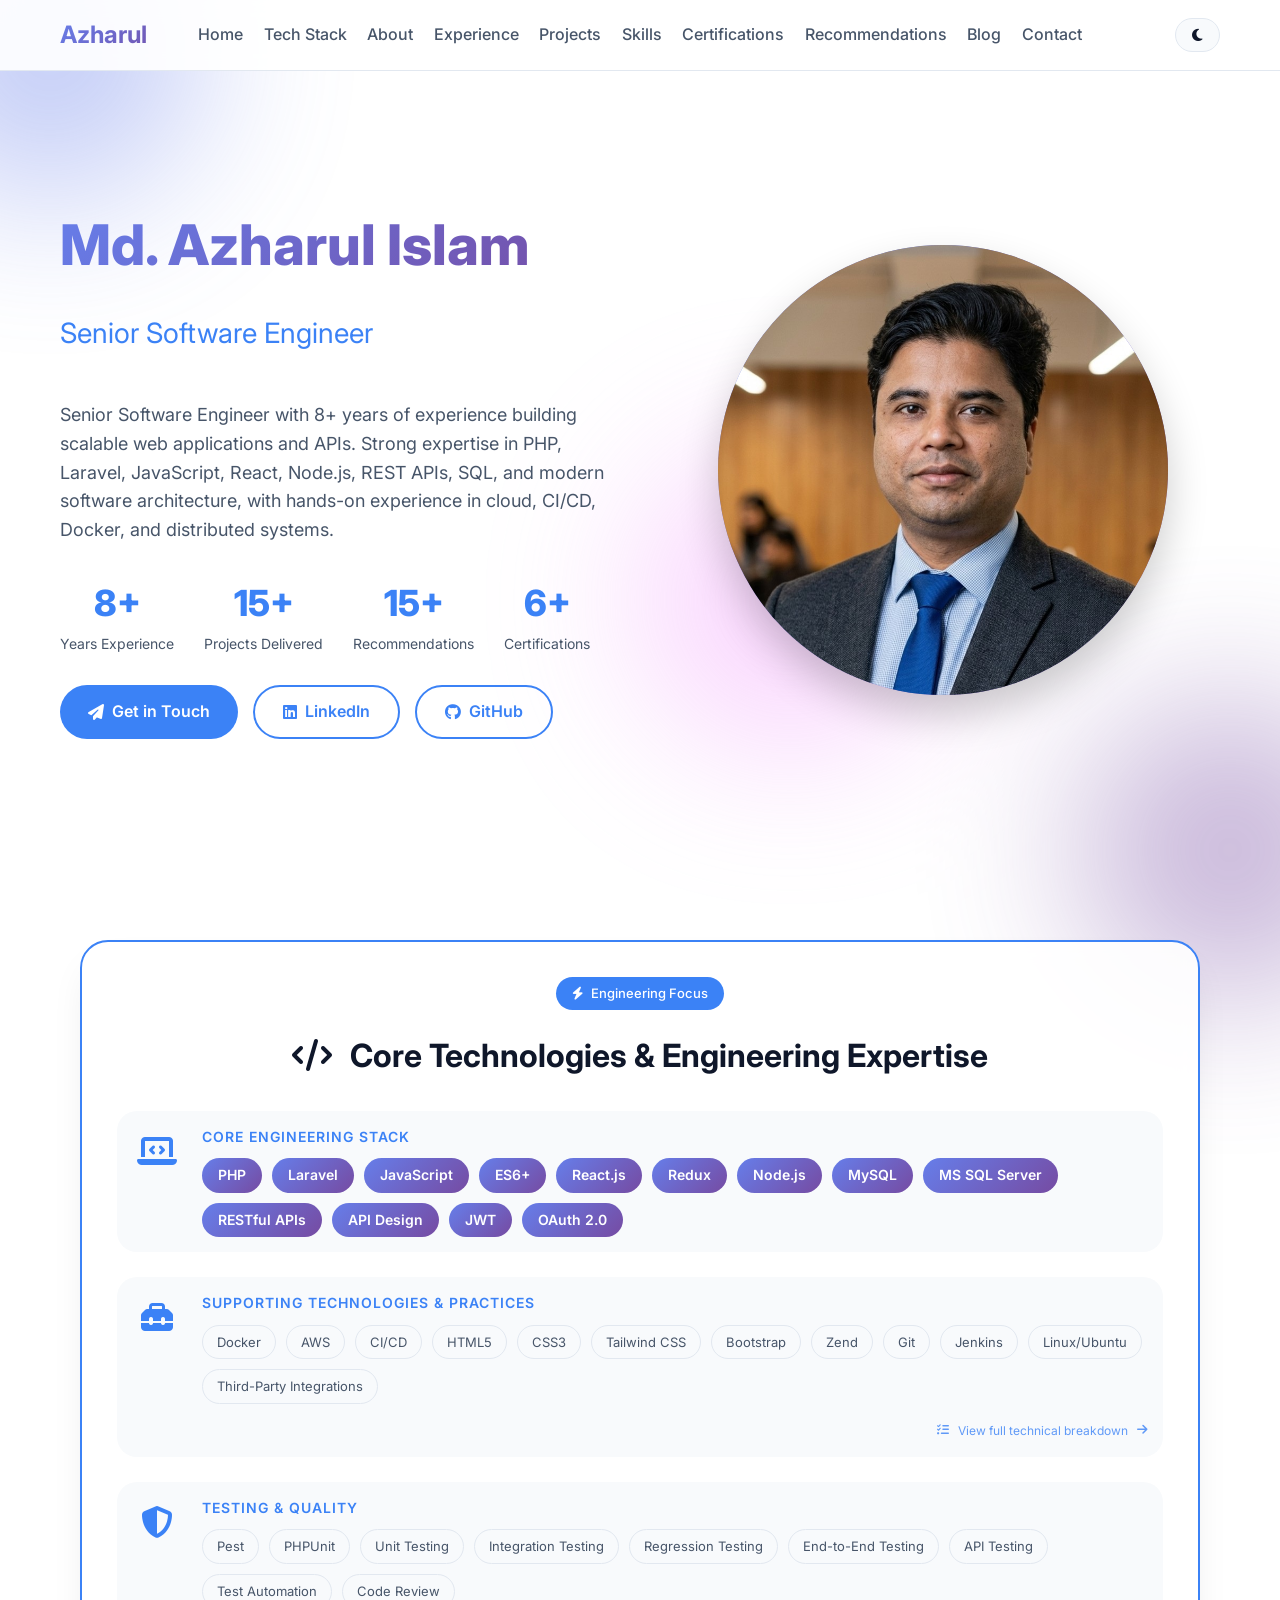
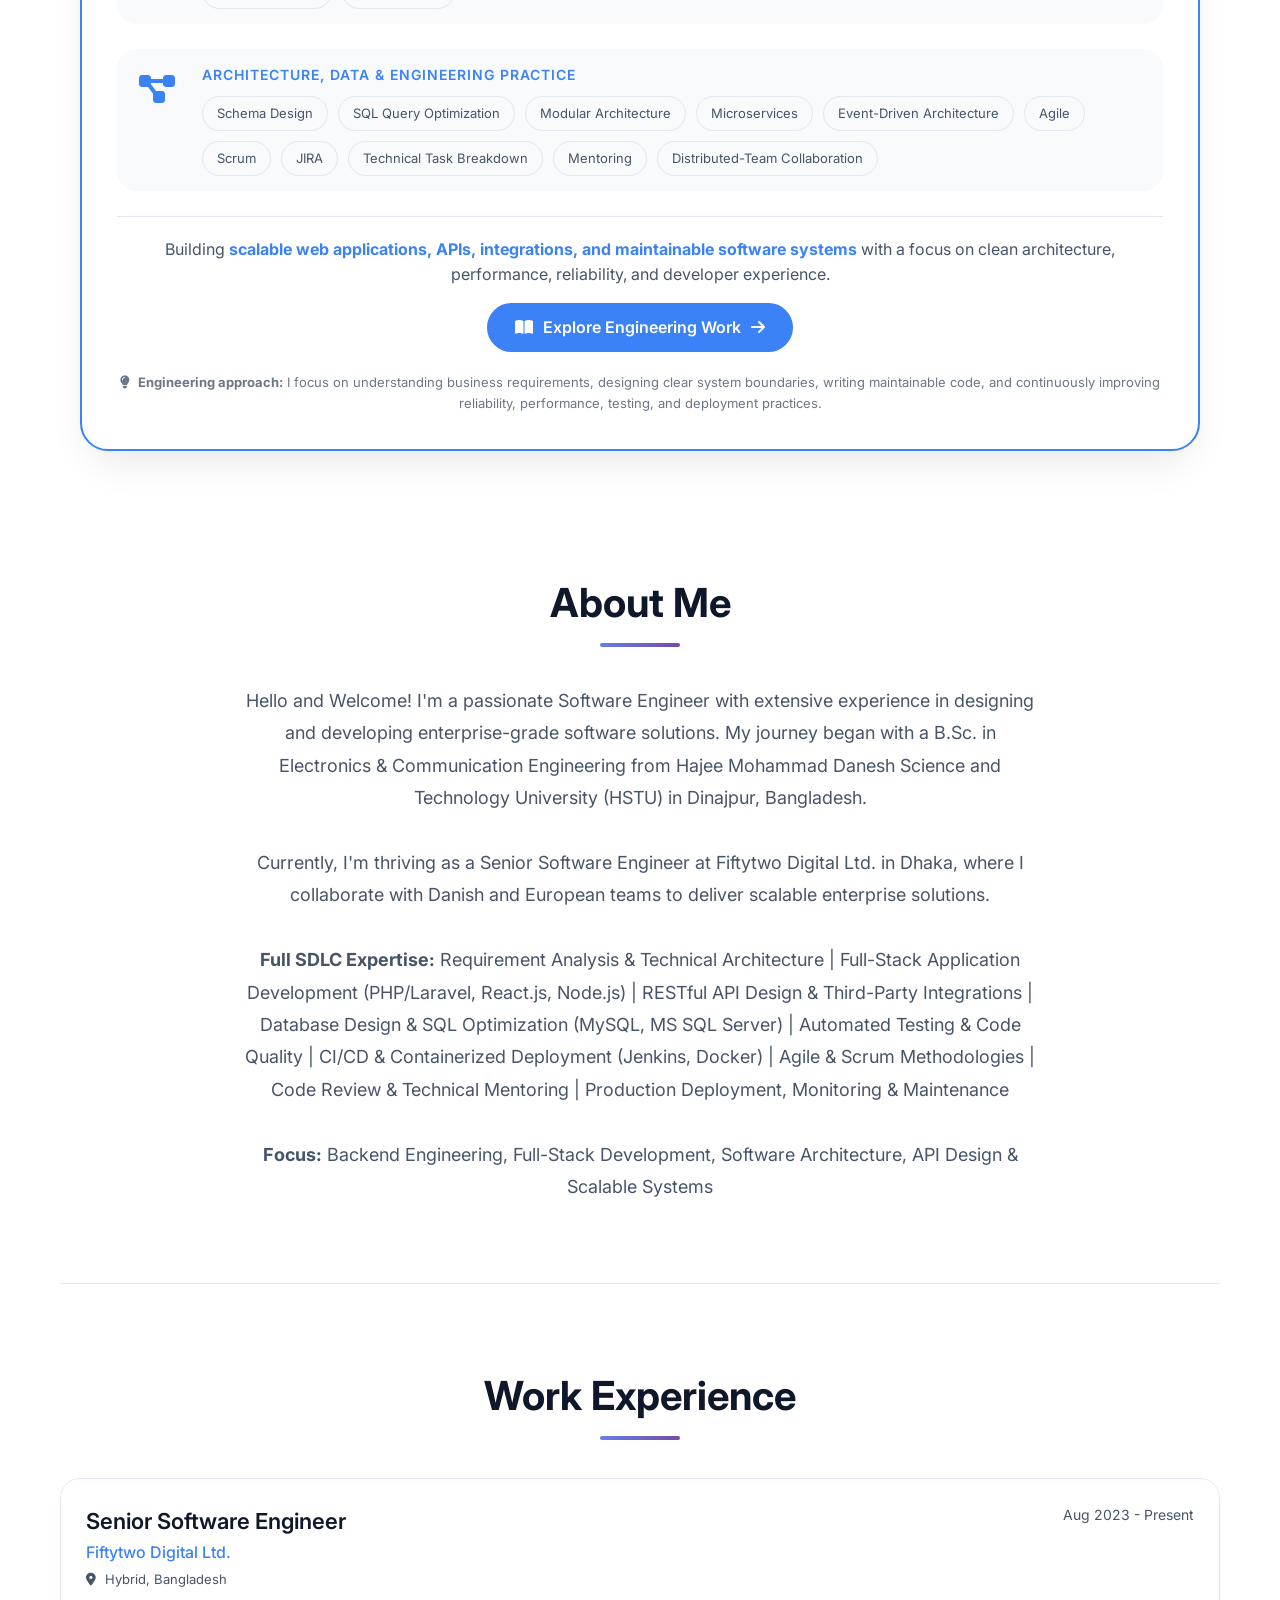
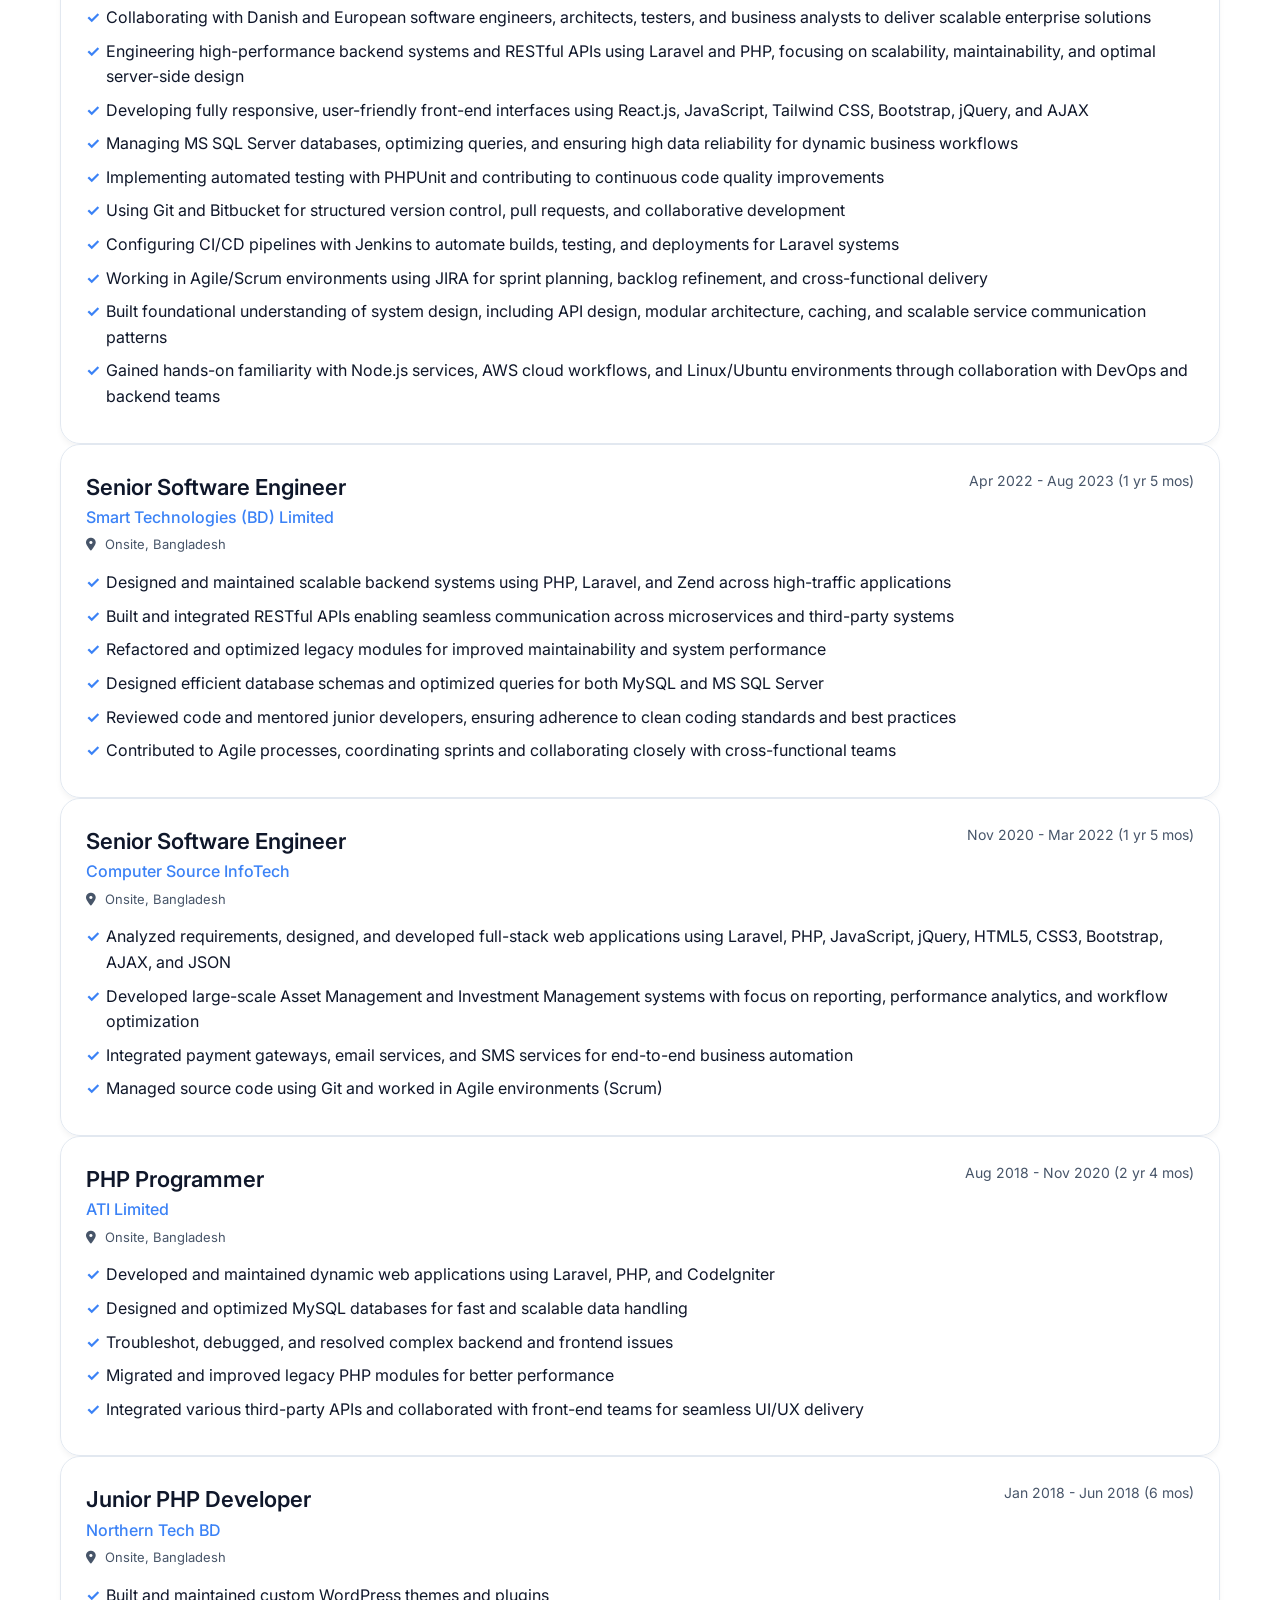
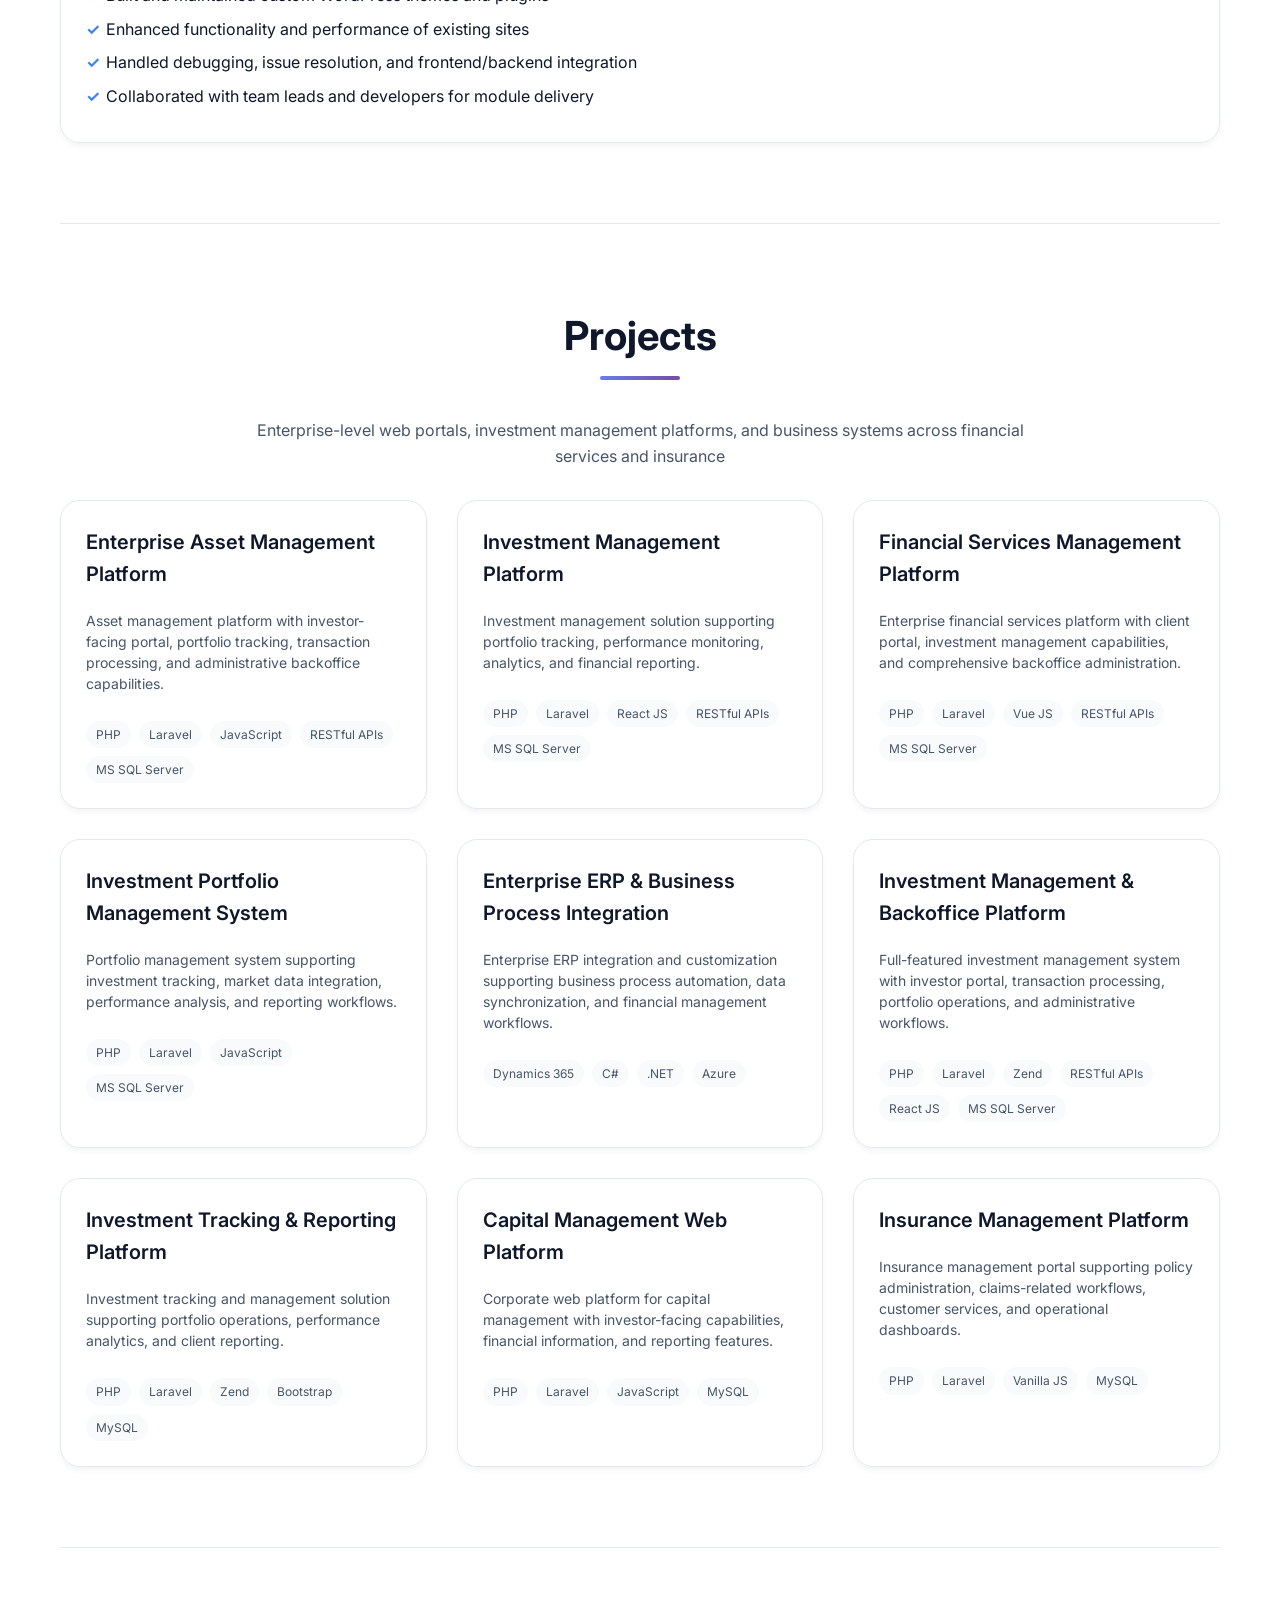
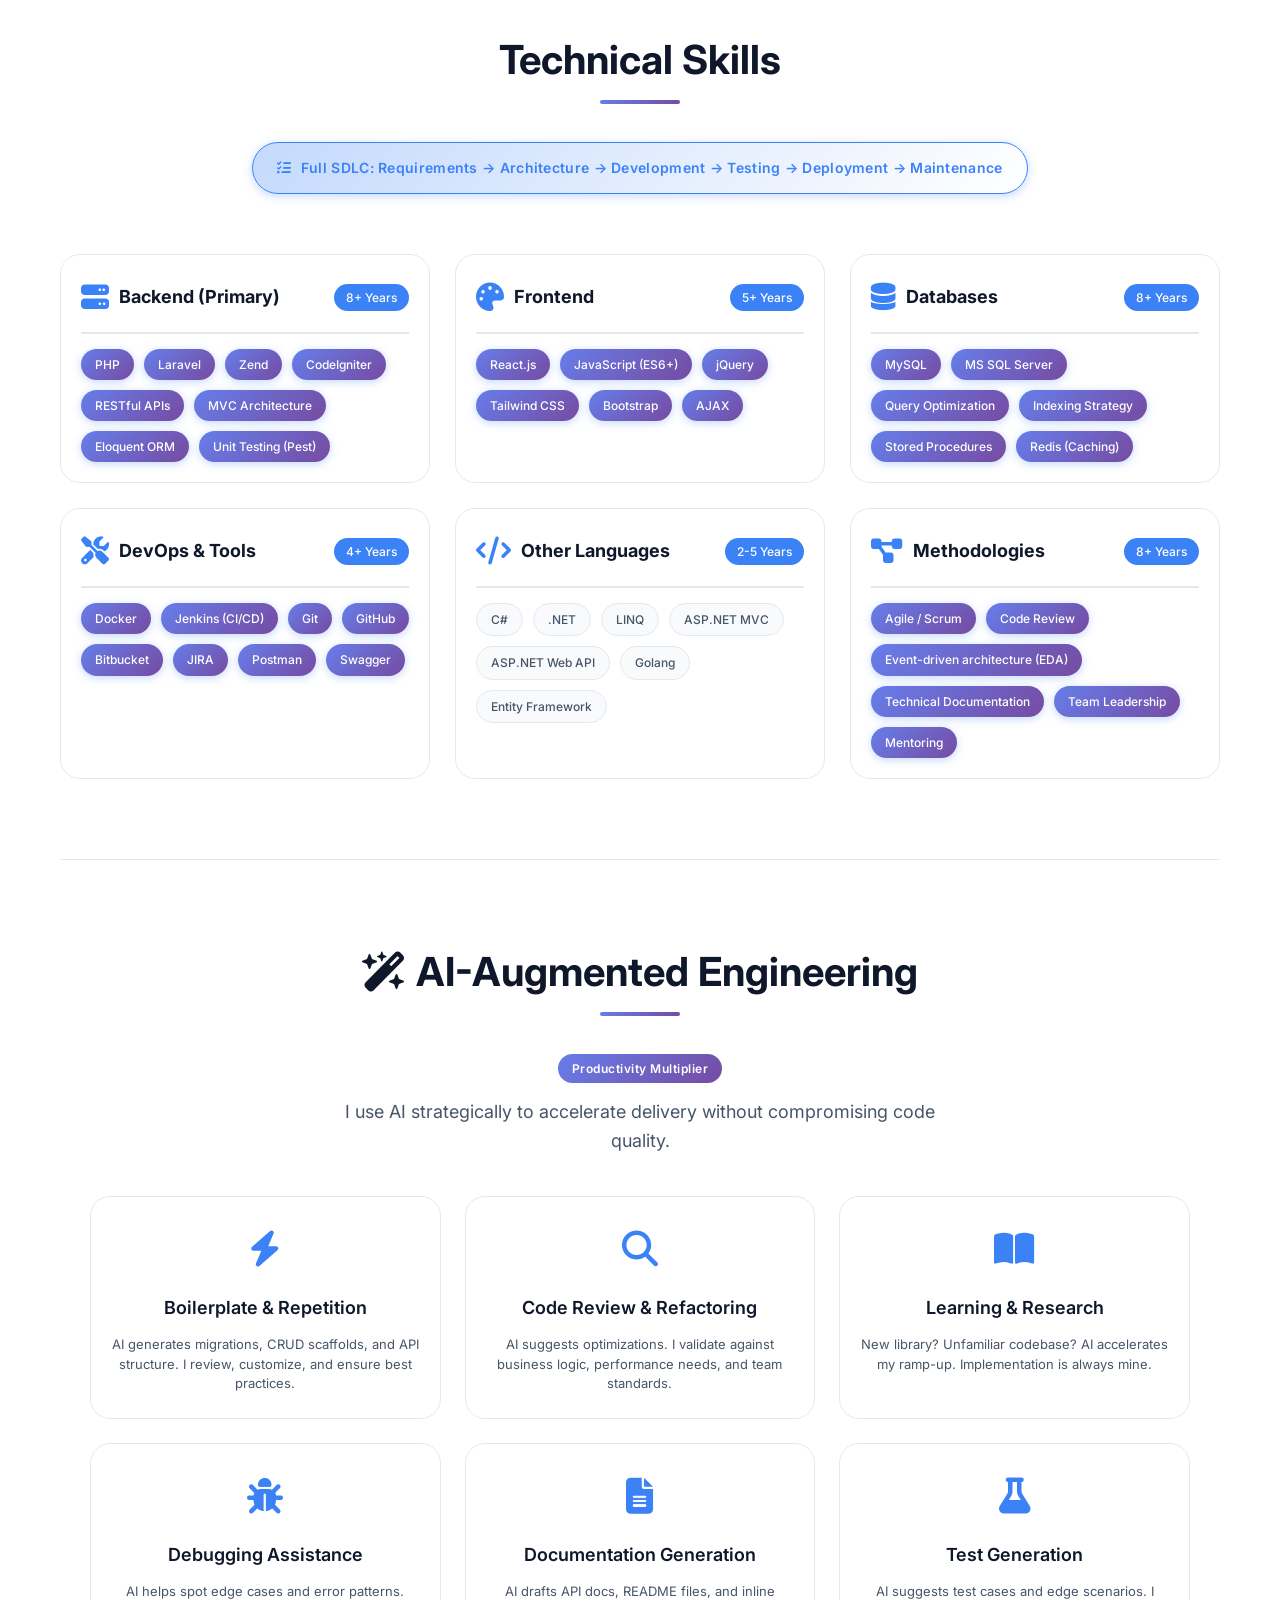
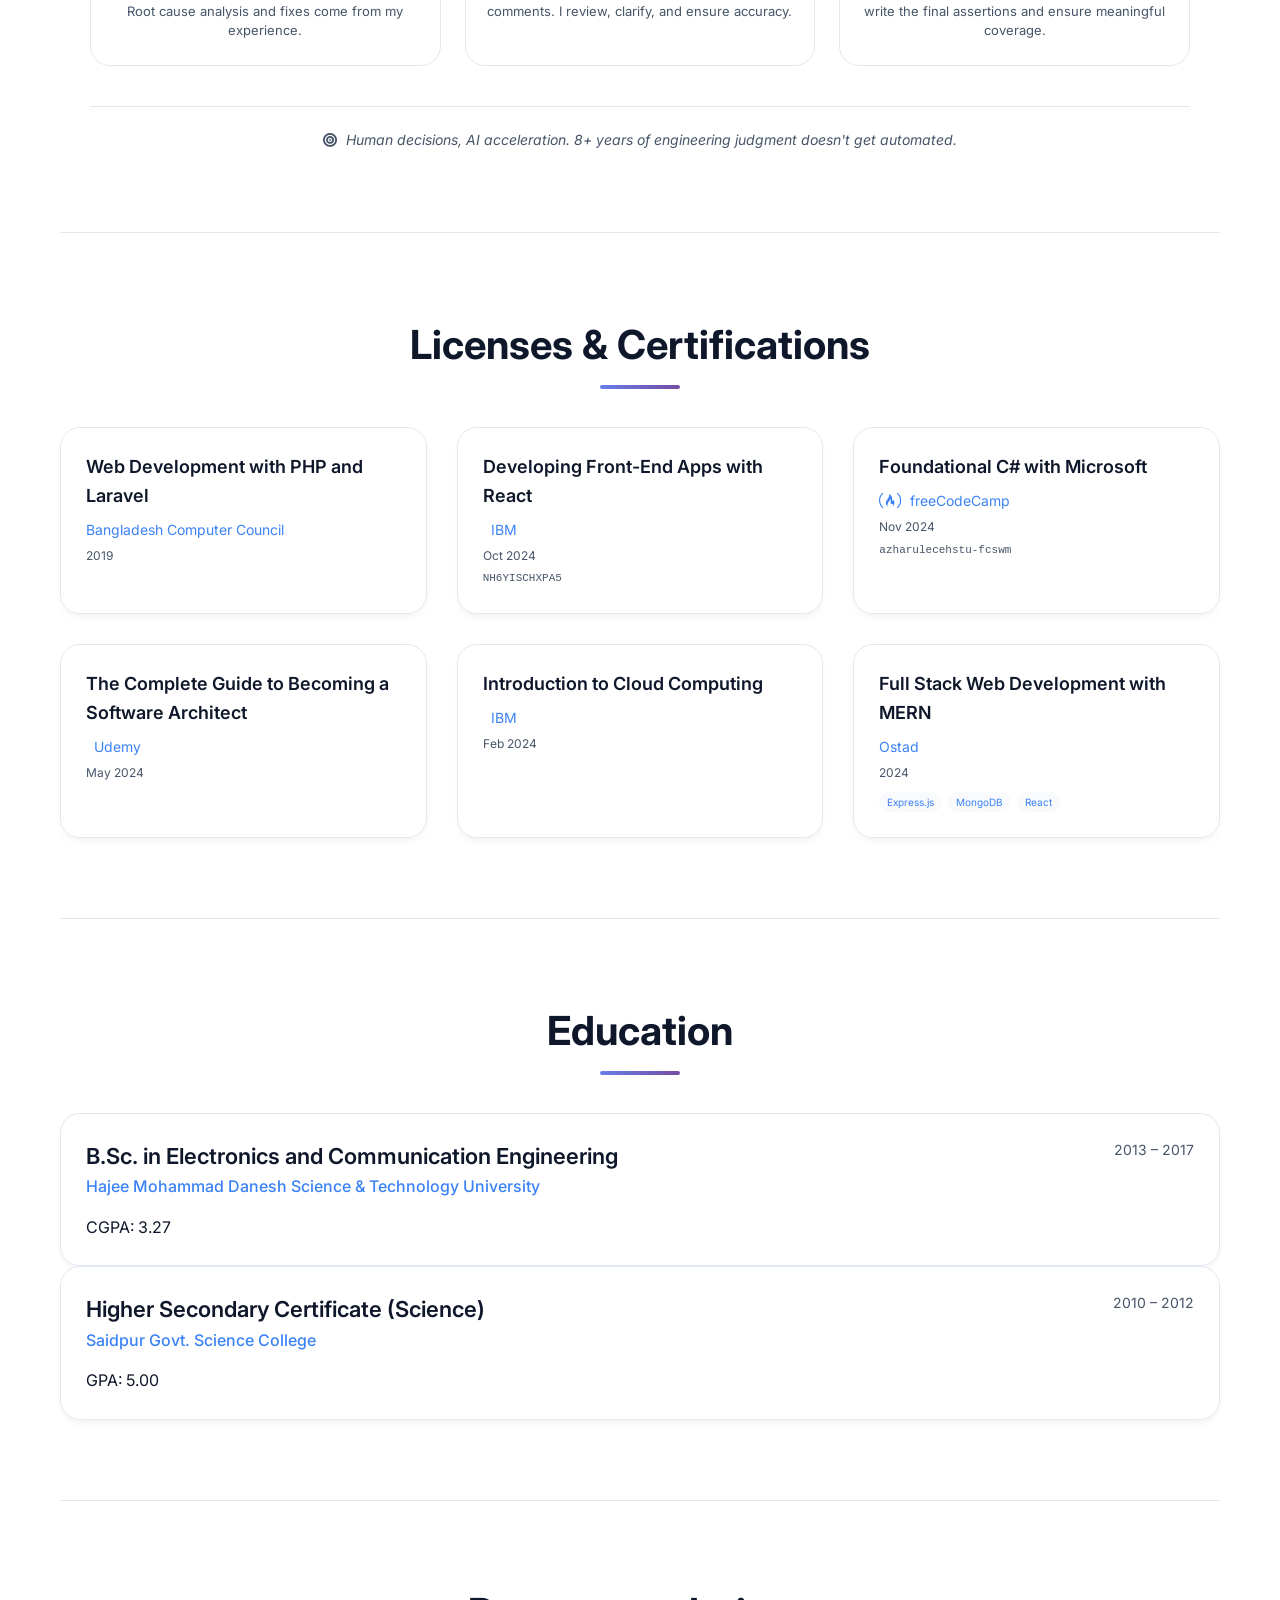
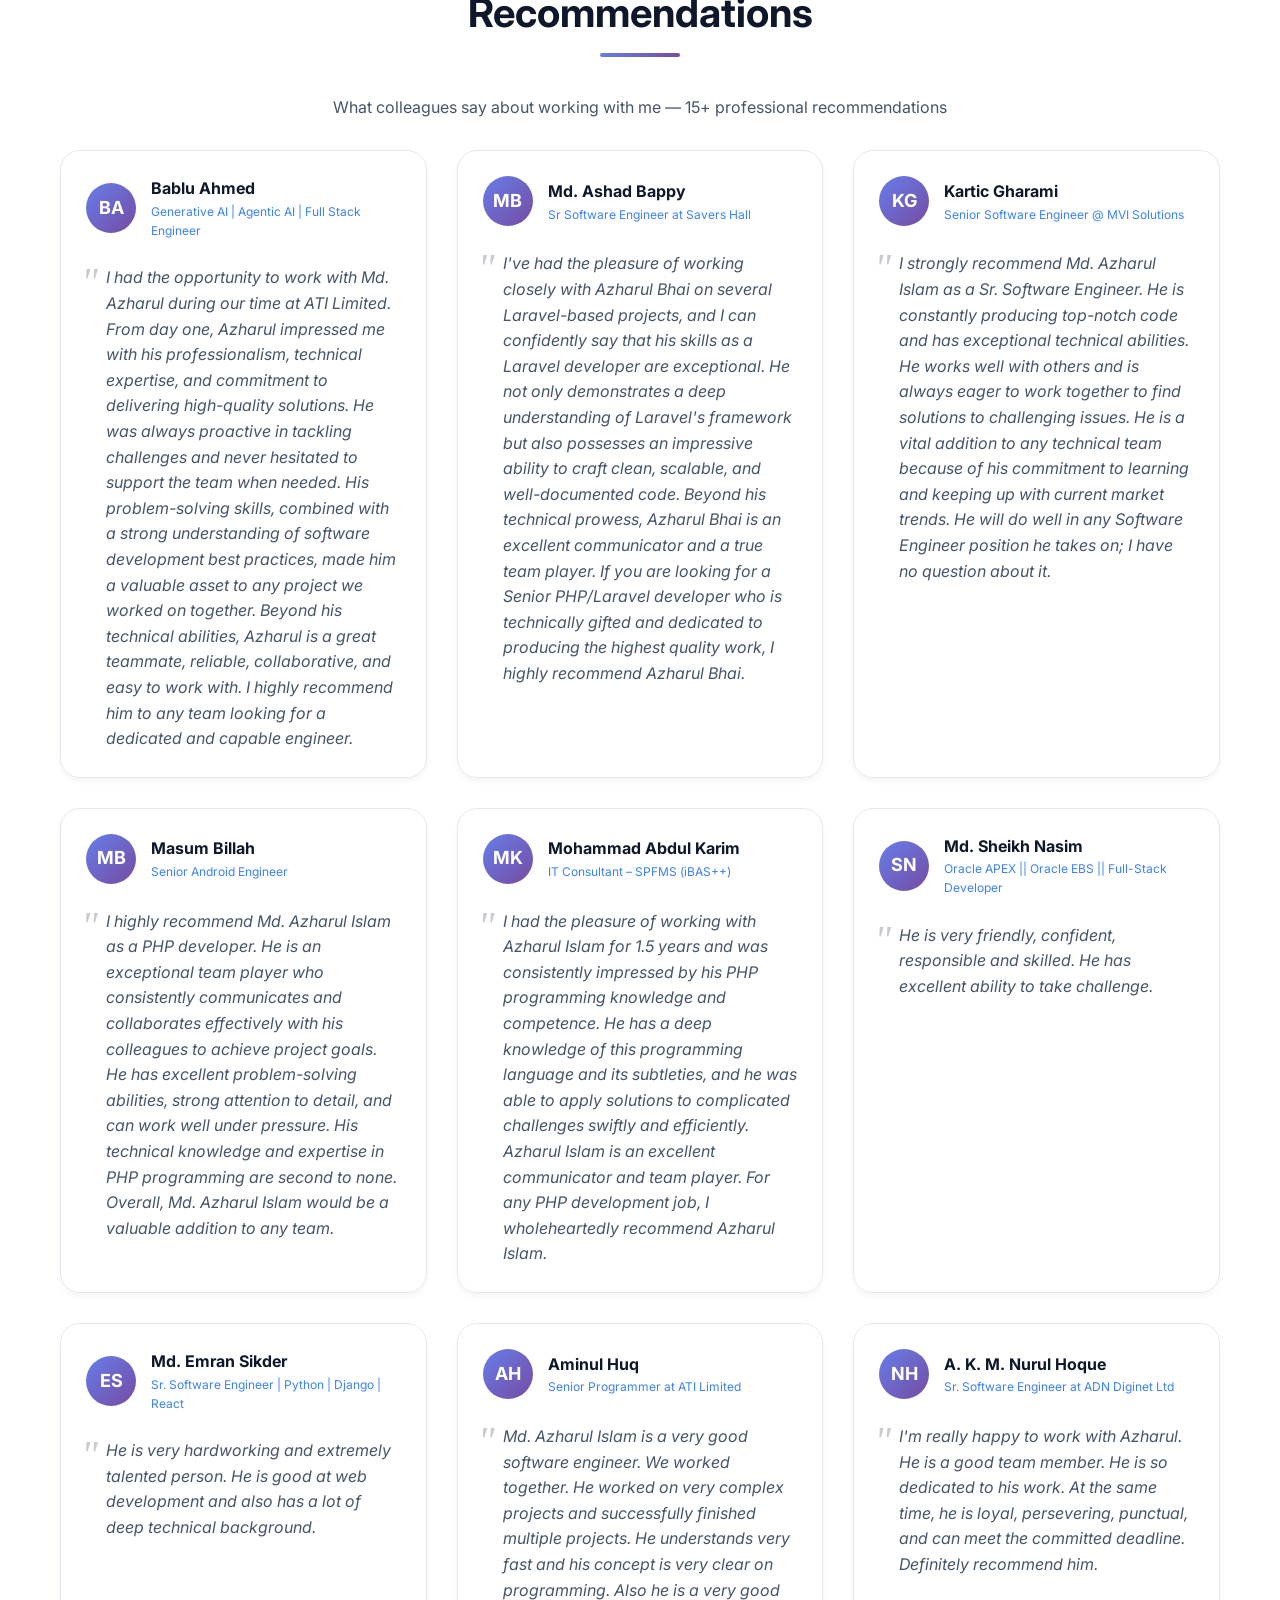
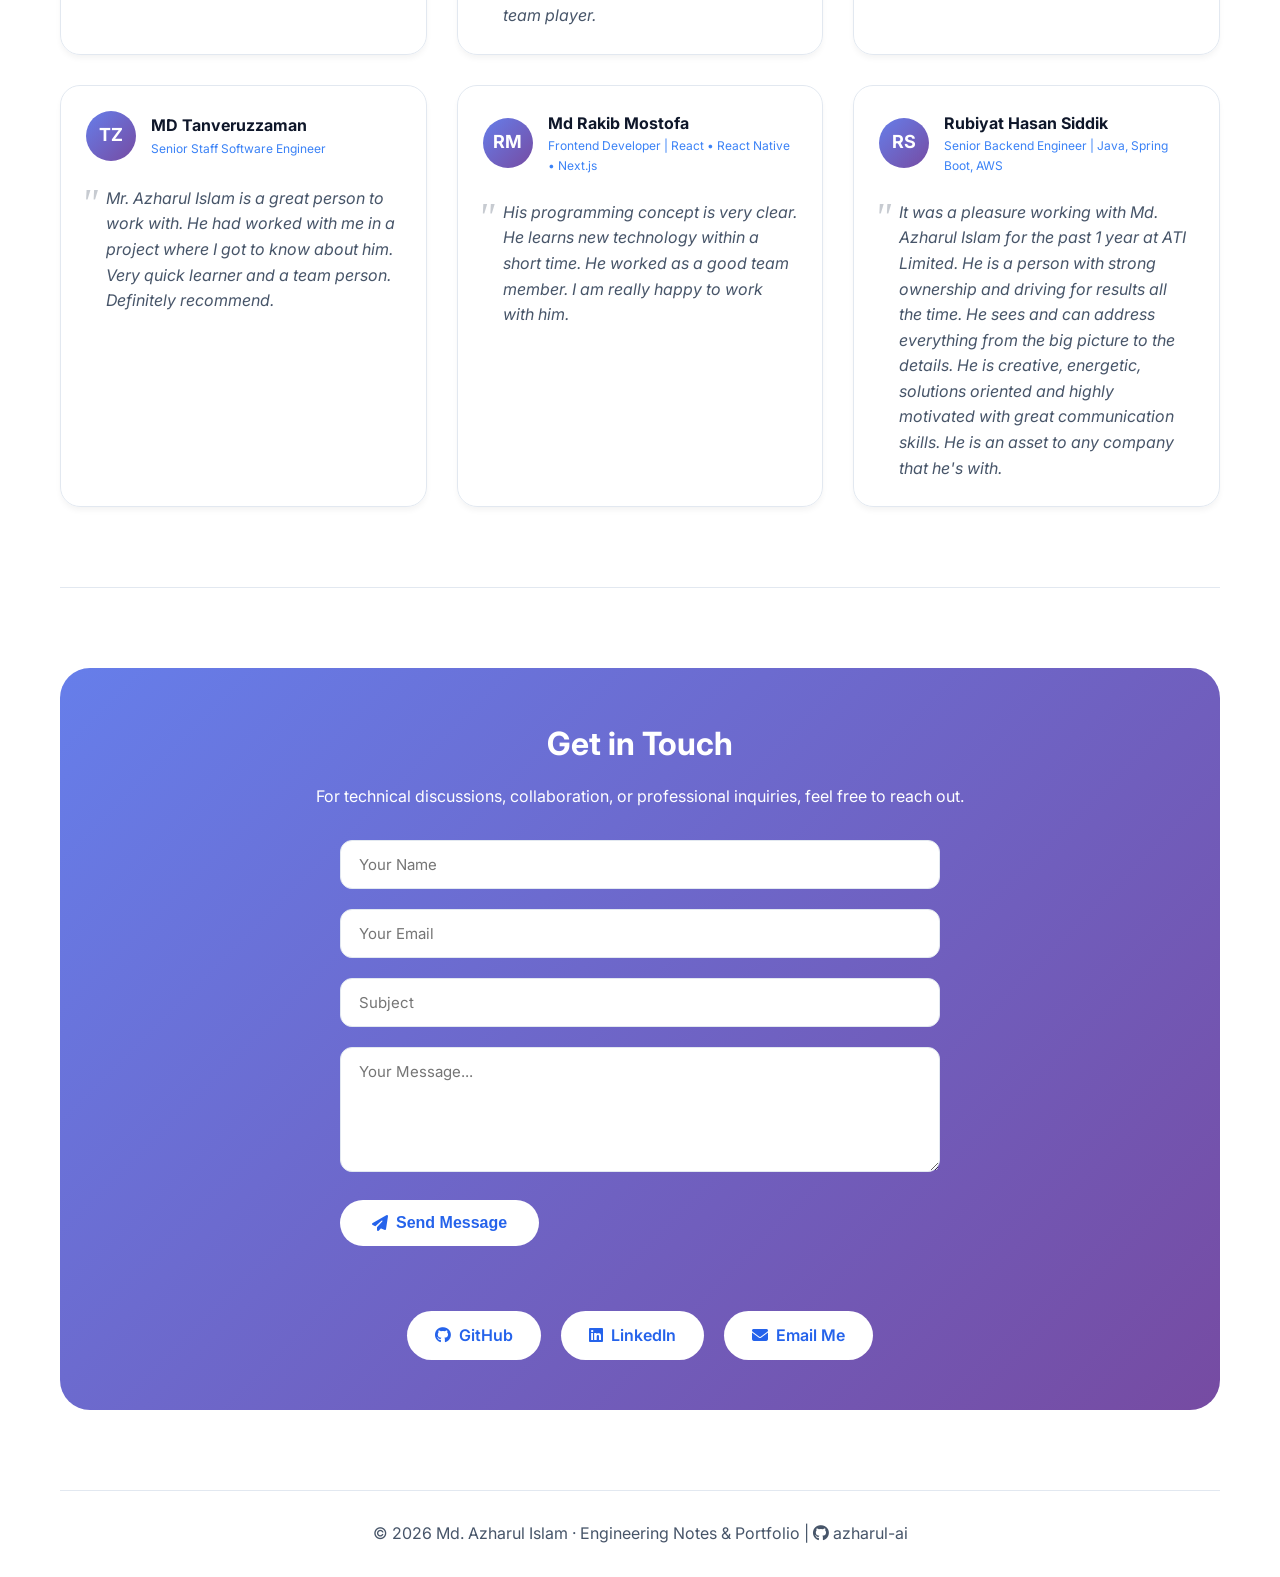
<file: index.html>
<!DOCTYPE html>
<html lang="en">
<head>
    <meta charset="UTF-8">
    <meta name="viewport" content="width=device-width, initial-scale=1.0">
    <meta name="description" content="Md. Azharul Islam - Senior Software Engineer with 8+ years of experience in PHP, Laravel, JavaScript, React, Node.js, REST APIs, SQL, software architecture, cloud, CI/CD, and scalable web systems.">
    <meta name="author" content="Md. Azharul Islam">
<meta name="keywords" content="Senior Software Engineer, PHP, Laravel, React, Node.js, JavaScript, Full Stack Developer, REST APIs, Software Architecture, AWS, Docker, Dhaka, Bangladesh">    <link rel="canonical" href="https://azharul-ai.github.io/">
    <link rel="alternate" type="application/rss+xml" title="Md. Azharul Islam - Engineering Notes" href="https://azharul-ai.github.io/feed.xml">
    <meta property="og:type" content="website">
    <meta property="og:title" content="Md. Azharul Islam | Senior Software Engineer">
    <meta property="og:description" content="Portfolio and practical engineering notes about software development, architecture, AI-assisted workflows, and career growth.">
    <meta property="og:url" content="https://azharul-ai.github.io/">
    <meta property="og:image" content="https://azharul-ai.github.io/images/profile.png">
    <meta name="twitter:card" content="summary_large_image">
    <title>Md. Azharul Islam | Senior Software Engineer | 8+ Years Experience</title>

    <!-- Google tag (gtag.js) -->
    <script async src="https://www.googletagmanager.com/gtag/js?id=G-3KF1Z0ENSP"></script>
    <script>
        window.dataLayer = window.dataLayer || [];
        function gtag(){dataLayer.push(arguments);}
        gtag('js', new Date());

        gtag('config', 'G-3KF1Z0ENSP');
    </script>

    <link href="https://fonts.googleapis.com/css2?family=Inter:wght@300;400;500;600;700;800&display=swap" rel="stylesheet">
    <link rel="stylesheet" href="https://cdnjs.cloudflare.com/ajax/libs/font-awesome/6.4.0/css/all.min.css">
    <link rel="stylesheet" href="css/style.css">
</head>
<body>
    <div class="animated-bg">
        <span></span>
        <span></span>
        <span></span>
    </div>

    <!-- Navigation -->
    <nav class="navbar">
        <div class="nav-container">
            <div class="logo">Azharul</div>
            <div class="nav-links" id="primary-navigation">
                <a href="#home">Home</a>
                <a href="#tech-match">Tech Stack</a>
                <a href="#about">About</a>
                <a href="#experience">Experience</a>
                <a href="#projects">Projects</a>
                <a href="#skills">Skills</a>
                <a href="#certifications">Certifications</a>
                <a href="#recommendations">Recommendations</a>
                <a href="blog/">Blog</a>
                <a href="#contact">Contact</a>
            </div>
            <button class="theme-toggle" type="button" onclick="toggleTheme()" aria-label="Switch to dark theme" title="Switch to dark theme"><i class="fas fa-moon" aria-hidden="true"></i></button>
            <button class="menu-toggle" type="button" aria-controls="primary-navigation" aria-expanded="false" aria-label="Open navigation menu"><i class="fas fa-bars" aria-hidden="true"></i></button>
        </div>
    </nav>

    <div class="container">
        <!-- Hero Section -->
        <section id="home" class="hero">
            <div class="hero-content">
                <div class="hero-text">
                    <h1>Md. Azharul Islam</h1>
                    <div class="typed-text" id="typed-text"></div>
                    <p class="hero-description">Senior Software Engineer with 8+ years of experience building scalable web applications and APIs. Strong expertise in PHP, Laravel, JavaScript, React, Node.js, REST APIs, SQL, and modern software architecture, with hands-on experience in cloud, CI/CD, Docker, and distributed systems.</p>
                    <div class="hero-stats">
                        <div class="stat">
                            <div class="stat-number">8+</div>
                            <div class="stat-label">Years Experience</div>
                        </div>
                        <div class="stat">
                            <div class="stat-number">15+</div>
                            <div class="stat-label">Projects Delivered</div>
                        </div>
                        <div class="stat">
                            <div class="stat-number">15+</div>
                            <div class="stat-label">Recommendations</div>
                        </div>
                        <div class="stat">
                            <div class="stat-number">6+</div>
                            <div class="stat-label">Certifications</div>
                        </div>
                    </div>
                    <div class="hero-buttons">
                        <a href="#contact" class="btn-primary"><i class="fas fa-paper-plane"></i> Get in Touch</a>
                        <a href="https://www.linkedin.com/in/imazi/" target="_blank" class="btn-outline"><i class="fab fa-linkedin"></i> LinkedIn</a>
                        <a href="https://github.com/azharul-ai" target="_blank" class="btn-outline"><i class="fab fa-github"></i> GitHub</a>
                    </div>
                </div>
                <div class="hero-image">
                    <div class="profile-circle">
                        <img src="images/phofile-azi.jpg" onerror="this.onerror=null; this.parentElement.innerHTML='AI'; this.parentElement.style.background='var(--gradient-1)'; this.parentElement.style.display='flex'; this.parentElement.style.alignItems='center'; this.parentElement.style.justifyContent='center'; this.parentElement.style.fontSize='100px'; this.parentElement.style.fontWeight='bold';" alt="Md. Azharul Islam - Senior Software Engineer">
                    </div>
                </div>
            </div>
        </section>        

        <!-- Technical Focus Section -->
        <section id="tech-match" class="tech-match-section">
            <div class="container">
                <div class="tech-match-card">
                    <div class="tech-match-badge"><i class="fas fa-bolt" aria-hidden="true"></i> Engineering Focus</div>
                    <h2><i class="fas fa-code" aria-hidden="true"></i> Core Technologies & Engineering Expertise</h2>
                    <!-- Core Stack -->
                    <div class="primary-stack">
                        <div class="stack-icon"><i class="fas fa-laptop-code" aria-hidden="true"></i></div>
                        <div class="stack-text">
                            <span class="stack-label">Core Engineering Stack</span>
                            <div class="stack-items">
                                <span class="primary-badge">PHP</span>
                                <span class="primary-badge">Laravel</span>
                                <span class="primary-badge">JavaScript</span>
                                <span class="primary-badge">ES6+</span>
                                <span class="primary-badge">React.js</span>
                                <span class="primary-badge">Redux</span>
                                <span class="primary-badge">Node.js</span>
                                <span class="primary-badge">MySQL</span>
                                <span class="primary-badge">MS SQL Server</span>
                                <span class="primary-badge">RESTful APIs</span>
                                <span class="primary-badge">API Design</span>
                                <span class="primary-badge">JWT</span>
                                <span class="primary-badge">OAuth 2.0</span>
                            </div>
                        </div>
                    </div>

                    <!-- Supporting Technologies -->
                    <div class="secondary-stack">
                        <div class="stack-icon"><i class="fas fa-toolbox" aria-hidden="true"></i></div>
                        <div class="stack-text">
                            <span class="stack-label">Supporting Technologies & Practices</span>
                            <div class="stack-items">
                                <span class="secondary-badge">Docker</span>
                                <span class="secondary-badge">AWS</span>
                                <span class="secondary-badge">CI/CD</span>
                                <span class="secondary-badge">HTML5</span>
                                <span class="secondary-badge">CSS3</span>
                                <span class="secondary-badge">Tailwind CSS</span>
                                <span class="secondary-badge">Bootstrap</span>
                                <span class="secondary-badge">Zend</span>
                                <span class="secondary-badge">Git</span>
                                <span class="secondary-badge">Jenkins</span>
                                <span class="secondary-badge">Linux/Ubuntu</span>
                                <span class="secondary-badge">Third-Party Integrations</span>
                            </div>
                            <div class="view-details-link">
                                <a href="#skills" class="details-link">
                                    <i class="fas fa-list-check" aria-hidden="true"></i> View full technical breakdown <i class="fas fa-arrow-right" aria-hidden="true"></i>
                                </a>
                            </div>
                        </div>
                    </div>

                    <!-- Testing and Quality -->
                    <div class="testing-stack">
                        <div class="stack-icon"><i class="fas fa-shield-halved" aria-hidden="true"></i></div>
                        <div class="stack-text">
                            <span class="stack-label">Testing &amp; Quality</span>
                            <div class="stack-items">
                                <span class="secondary-badge">Pest</span>
                                <span class="secondary-badge">PHPUnit</span>
                                <span class="secondary-badge">Unit Testing</span>
                                <span class="secondary-badge">Integration Testing</span>
                                <span class="secondary-badge">Regression Testing</span>
                                <span class="secondary-badge">End-to-End Testing</span>
                                <span class="secondary-badge">API Testing</span>
                                <span class="secondary-badge">Test Automation</span>
                                <span class="secondary-badge">Code Review</span>
                            </div>
                        </div>
                    </div>

                    <!-- Architecture and Engineering Practice -->
                    <div class="quality-stack">
                        <div class="stack-icon"><i class="fas fa-diagram-project" aria-hidden="true"></i></div>
                        <div class="stack-text">
                            <span class="stack-label">Architecture, Data & Engineering Practice</span>
                            <div class="stack-items">
                                <span class="secondary-badge">Schema Design</span>
                                <span class="secondary-badge">SQL Query Optimization</span>
                                <span class="secondary-badge">Modular Architecture</span>
                                <span class="secondary-badge">Microservices</span>
                                <span class="secondary-badge">Event-Driven Architecture</span>
                                <span class="secondary-badge">Agile</span>
                                <span class="secondary-badge">Scrum</span>
                                <span class="secondary-badge">JIRA</span>
                                <span class="secondary-badge">Technical Task Breakdown</span>
                                <span class="secondary-badge">Mentoring</span>
                                <span class="secondary-badge">Distributed-Team Collaboration</span>
                            </div>
                        </div>
                    </div>

                    <!-- Engineering Focus -->
                    <div class="cta-line">
                        <p>
                            Building <strong>scalable web applications, APIs, integrations,
                            and maintainable software systems</strong> with a focus on
                            clean architecture, performance, reliability, and developer experience.
                        </p>
                        <a href="blog/" class="tech-cta-btn"><i class="fas fa-book-open" aria-hidden="true"></i> Explore Engineering Work <i class="fas fa-arrow-right" aria-hidden="true"></i></a>
                    </div>

                    <!-- Engineering Approach -->
                    <div class="not-for-me">
                        <p>
                            <i class="fas fa-lightbulb" aria-hidden="true"></i> <strong>Engineering approach:</strong>
                            I focus on understanding business requirements, designing clear
                            system boundaries, writing maintainable code, and continuously
                            improving reliability, performance, testing, and deployment practices.
                        </p>
                    </div>
                </div>
            </div>
        </section>


        

        <!-- About Section -->
        <section id="about" class="section">
            <h2 class="section-title">About Me</h2>
            <div class="about-text">
                <p>Hello and Welcome! I'm a passionate Software Engineer with extensive experience in designing and developing enterprise-grade software solutions. My journey began with a B.Sc. in Electronics & Communication Engineering from Hajee Mohammad Danesh Science and Technology University (HSTU) in Dinajpur, Bangladesh.</p>
                <br>
                <p>Currently, I'm thriving as a Senior Software Engineer at Fiftytwo Digital Ltd. in Dhaka, where I collaborate with Danish and European teams to deliver scalable enterprise solutions.</p>
                <br>
                <p><strong>Full SDLC Expertise:</strong> Requirement Analysis &amp; Technical Architecture | Full-Stack Application Development (PHP/Laravel, React.js, Node.js) | RESTful API Design &amp; Third-Party Integrations | Database Design &amp; SQL Optimization (MySQL, MS SQL Server) | Automated Testing &amp; Code Quality | CI/CD &amp; Containerized Deployment (Jenkins, Docker) | Agile &amp; Scrum Methodologies | Code Review &amp; Technical Mentoring | Production Deployment, Monitoring &amp; Maintenance</p>
                <br>
                <p><strong>Focus:</strong> Backend Engineering, Full-Stack Development, Software Architecture, API Design & Scalable Systems</p>
            </div>
        </section>

        <!-- Experience Section - UPDATED WITH DETAILED DESCRIPTIONS -->
        <section id="experience" class="section">
            <h2 class="section-title">Work Experience</h2>
            
            <div class="experience-item">
                <div class="exp-header">
                    <div>
                        <div class="exp-title">Senior Software Engineer</div>
                        <div class="exp-company">Fiftytwo Digital Ltd.</div>
                        <div class="exp-location"><i class="fas fa-location-dot" aria-hidden="true"></i> Hybrid, Bangladesh</div>
                    </div>
                    <div class="exp-date">Aug 2023 - Present</div>
                </div>
                <ul class="exp-duties">
                    <li>Collaborating with Danish and European software engineers, architects, testers, and business analysts to deliver scalable enterprise solutions</li>
                    <li>Engineering high-performance backend systems and RESTful APIs using Laravel and PHP, focusing on scalability, maintainability, and optimal server-side design</li>
                    <li>Developing fully responsive, user-friendly front-end interfaces using React.js, JavaScript, Tailwind CSS, Bootstrap, jQuery, and AJAX</li>
                    <li>Managing MS SQL Server databases, optimizing queries, and ensuring high data reliability for dynamic business workflows</li>
                    <li>Implementing automated testing with PHPUnit and contributing to continuous code quality improvements</li>
                    <li>Using Git and Bitbucket for structured version control, pull requests, and collaborative development</li>
                    <li>Configuring CI/CD pipelines with Jenkins to automate builds, testing, and deployments for Laravel systems</li>
                    <li>Working in Agile/Scrum environments using JIRA for sprint planning, backlog refinement, and cross-functional delivery</li>
                    <li>Built foundational understanding of system design, including API design, modular architecture, caching, and scalable service communication patterns</li>
                    <li>Gained hands-on familiarity with Node.js services, AWS cloud workflows, and Linux/Ubuntu environments through collaboration with DevOps and backend teams</li>
                </ul>
            </div>

            <div class="experience-item">
                <div class="exp-header">
                    <div>
                        <div class="exp-title">Senior Software Engineer</div>
                        <div class="exp-company">Smart Technologies (BD) Limited</div>
                        <div class="exp-location"><i class="fas fa-location-dot" aria-hidden="true"></i> Onsite, Bangladesh</div>
                    </div>
                    <div class="exp-date">Apr 2022 - Aug 2023 (1 yr 5 mos)</div>
                </div>
                <ul class="exp-duties">
                    <li>Designed and maintained scalable backend systems using PHP, Laravel, and Zend across high-traffic applications</li>
                    <li>Built and integrated RESTful APIs enabling seamless communication across microservices and third-party systems</li>
                    <li>Refactored and optimized legacy modules for improved maintainability and system performance</li>
                    <li>Designed efficient database schemas and optimized queries for both MySQL and MS SQL Server</li>
                    <li>Reviewed code and mentored junior developers, ensuring adherence to clean coding standards and best practices</li>
                    <li>Contributed to Agile processes, coordinating sprints and collaborating closely with cross-functional teams</li>
                </ul>
            </div>

            <div class="experience-item">
                <div class="exp-header">
                    <div>
                        <div class="exp-title">Senior Software Engineer</div>
                        <div class="exp-company">Computer Source InfoTech</div>
                        <div class="exp-location"><i class="fas fa-location-dot" aria-hidden="true"></i> Onsite, Bangladesh</div>
                    </div>
                    <div class="exp-date">Nov 2020 - Mar 2022 (1 yr 5 mos)</div>
                </div>
                <ul class="exp-duties">
                    <li>Analyzed requirements, designed, and developed full-stack web applications using Laravel, PHP, JavaScript, jQuery, HTML5, CSS3, Bootstrap, AJAX, and JSON</li>
                    <li>Developed large-scale Asset Management and Investment Management systems with focus on reporting, performance analytics, and workflow optimization</li>
                    <li>Integrated payment gateways, email services, and SMS services for end-to-end business automation</li>
                    <li>Managed source code using Git and worked in Agile environments (Scrum)</li>
                </ul>
            </div>

            <div class="experience-item">
                <div class="exp-header">
                    <div>
                        <div class="exp-title">PHP Programmer</div>
                        <div class="exp-company">ATI Limited</div>
                        <div class="exp-location"><i class="fas fa-location-dot" aria-hidden="true"></i> Onsite, Bangladesh</div>
                    </div>
                    <div class="exp-date">Aug 2018 - Nov 2020 (2 yr 4 mos)</div>
                </div>
                <ul class="exp-duties">
                    <li>Developed and maintained dynamic web applications using Laravel, PHP, and CodeIgniter</li>
                    <li>Designed and optimized MySQL databases for fast and scalable data handling</li>
                    <li>Troubleshot, debugged, and resolved complex backend and frontend issues</li>
                    <li>Migrated and improved legacy PHP modules for better performance</li>
                    <li>Integrated various third-party APIs and collaborated with front-end teams for seamless UI/UX delivery</li>
                </ul>
            </div>

            <div class="experience-item">
                <div class="exp-header">
                    <div>
                        <div class="exp-title">Junior PHP Developer</div>
                        <div class="exp-company">Northern Tech BD</div>
                        <div class="exp-location"><i class="fas fa-location-dot" aria-hidden="true"></i> Onsite, Bangladesh</div>
                    </div>
                    <div class="exp-date">Jan 2018 - Jun 2018 (6 mos)</div>
                </div>
                <ul class="exp-duties">
                    <li>Built and maintained custom WordPress themes and plugins</li>
                    <li>Enhanced functionality and performance of existing sites</li>
                    <li>Handled debugging, issue resolution, and frontend/backend integration</li>
                    <li>Collaborated with team leads and developers for module delivery</li>
                </ul>
            </div>
        </section>

        <!-- Projects Section -->
        <section id="projects" class="section">
            <h2 class="section-title">Projects</h2>
            <p style="text-align: center; margin-bottom: 30px; max-width: 800px; margin-left: auto; margin-right: auto; color: var(--text-secondary);">
                Enterprise-level web portals, investment management platforms, and business systems across financial services and insurance
            </p>

            <div class="projects-grid">

                <!-- Enterprise Asset Management Platform -->
                <div class="project-card">
                    <div class="project-title">Enterprise Asset Management Platform</div>
                    <div class="project-description">
                        Asset management platform with investor-facing portal, portfolio tracking, transaction processing, and administrative backoffice capabilities.
                    </div>
                    <div class="project-skills">
                        <span class="skill-tag">PHP</span>
                        <span class="skill-tag">Laravel</span>
                        <span class="skill-tag">JavaScript</span>
                        <span class="skill-tag">RESTful APIs</span>
                        <span class="skill-tag">MS SQL Server</span>
                    </div>
                </div>

                <!-- Investment Management Platform -->
                <div class="project-card">
                    <div class="project-title">Investment Management Platform</div>
                    <div class="project-description">
                        Investment management solution supporting portfolio tracking, performance monitoring, analytics, and financial reporting.
                    </div>
                    <div class="project-skills">
                        <span class="skill-tag">PHP</span>
                        <span class="skill-tag">Laravel</span>
                        <span class="skill-tag">React JS</span>
                        <span class="skill-tag">RESTful APIs</span>
                        <span class="skill-tag">MS SQL Server</span>
                    </div>
                </div>

                <!-- Financial Services Management Platform -->
                <div class="project-card">
                    <div class="project-title">Financial Services Management Platform</div>
                    <div class="project-description">
                        Enterprise financial services platform with client portal, investment management capabilities, and comprehensive backoffice administration.
                    </div>
                    <div class="project-skills">
                        <span class="skill-tag">PHP</span>
                        <span class="skill-tag">Laravel</span>
                        <span class="skill-tag">Vue JS</span>
                        <span class="skill-tag">RESTful APIs</span>
                        <span class="skill-tag">MS SQL Server</span>
                    </div>
                </div>

                <!-- Investment Portfolio Management -->
                <div class="project-card">
                    <div class="project-title">Investment Portfolio Management System</div>
                    <div class="project-description">
                        Portfolio management system supporting investment tracking, market data integration, performance analysis, and reporting workflows.
                    </div>
                    <div class="project-skills">
                        <span class="skill-tag">PHP</span>
                        <span class="skill-tag">Laravel</span>
                        <span class="skill-tag">JavaScript</span>
                        <span class="skill-tag">MS SQL Server</span>
                    </div>
                </div>

                <!-- Enterprise ERP & Business Process Integration -->
                <div class="project-card">
                    <div class="project-title">Enterprise ERP & Business Process Integration</div>
                    <div class="project-description">
                        Enterprise ERP integration and customization supporting business process automation, data synchronization, and financial management workflows.
                    </div>
                    <div class="project-skills">
                        <span class="skill-tag">Dynamics 365</span>
                        <span class="skill-tag">C#</span>
                        <span class="skill-tag">.NET</span>
                        <span class="skill-tag">Azure</span>
                    </div>
                </div>

                <!-- Investment Management & Backoffice Platform -->
                <div class="project-card">
                    <div class="project-title">Investment Management & Backoffice Platform</div>
                    <div class="project-description">
                        Full-featured investment management system with investor portal, transaction processing, portfolio operations, and administrative workflows.
                    </div>
                    <div class="project-skills">
                        <span class="skill-tag">PHP</span>
                        <span class="skill-tag">Laravel</span>
                        <span class="skill-tag">Zend</span>
                        <span class="skill-tag">RESTful APIs</span>
                        <span class="skill-tag">React JS</span>
                        <span class="skill-tag">MS SQL Server</span>
                    </div>
                </div>

                <!-- Investment Tracking & Reporting Platform -->
                <div class="project-card">
                    <div class="project-title">Investment Tracking & Reporting Platform</div>
                    <div class="project-description">
                        Investment tracking and management solution supporting portfolio operations, performance analytics, and client reporting.
                    </div>
                    <div class="project-skills">
                        <span class="skill-tag">PHP</span>
                        <span class="skill-tag">Laravel</span>
                        <span class="skill-tag">Zend</span>
                        <span class="skill-tag">Bootstrap</span>
                        <span class="skill-tag">MySQL</span>
                    </div>
                </div>

                <!-- Capital Management Web Platform -->
                <div class="project-card">
                    <div class="project-title">Capital Management Web Platform</div>
                    <div class="project-description">
                        Corporate web platform for capital management with investor-facing capabilities, financial information, and reporting features.
                    </div>
                    <div class="project-skills">
                        <span class="skill-tag">PHP</span>
                        <span class="skill-tag">Laravel</span>
                        <span class="skill-tag">JavaScript</span>
                        <span class="skill-tag">MySQL</span>
                    </div>
                </div>

                <!-- Insurance Management Platform -->
                <div class="project-card">
                    <div class="project-title">Insurance Management Platform</div>
                    <div class="project-description">
                        Insurance management portal supporting policy administration, claims-related workflows, customer services, and operational dashboards.
                    </div>
                    <div class="project-skills">
                        <span class="skill-tag">PHP</span>
                        <span class="skill-tag">Laravel</span>
                        <span class="skill-tag">Vanilla JS</span>
                        <span class="skill-tag">MySQL</span>
                    </div>
                </div>

            </div>
        </section>


        <!-- Skills Section - AI Optimized with Categories -->
        <section id="skills" class="section">
            <h2 class="section-title">Technical Skills</h2>
            
            <!-- Full SDLC Expertise Banner (For AI Scanners) -->
            <div style="text-align: center;">
                <div class="sdlc-banner">
                    <span><i class="fas fa-list-check" aria-hidden="true"></i> Full SDLC: Requirements → Architecture → Development → Testing → Deployment → Maintenance</span>
                </div>
            </div>
            
            <div class="skills-categories">
                <!-- Backend (Primary) -->
                <div class="skill-category">
                    <div class="category-header">
                        <span class="category-icon"><i class="fas fa-server" aria-hidden="true"></i></span>
                        <span class="category-title">Backend (Primary)</span>
                        <span class="category-years">8+ Years</span>
                    </div>
                    <div class="category-skills">
                        <span class="skill-badge-core">PHP</span>
                        <span class="skill-badge-core">Laravel</span>
                        <span class="skill-badge-core">Zend</span>
                        <span class="skill-badge-core">CodeIgniter</span>
                        <span class="skill-badge-core">RESTful APIs</span>
                        <span class="skill-badge-core">MVC Architecture</span>
                        <span class="skill-badge-core">Eloquent ORM</span>
                        <span class="skill-badge-core">Unit Testing (Pest)</span>
                    </div>
                </div>
                
                <!-- Frontend (Secondary) -->
                <div class="skill-category">
                    <div class="category-header">
                        <span class="category-icon"><i class="fas fa-palette" aria-hidden="true"></i></span>
                        <span class="category-title">Frontend</span>
                        <span class="category-years">5+ Years</span>
                    </div>
                    <div class="category-skills">
                        <span class="skill-badge-core">React.js</span>
                        <span class="skill-badge-core">JavaScript (ES6+)</span>
                        <span class="skill-badge-core">jQuery</span>
                        <span class="skill-badge-core">Tailwind CSS</span>
                        <span class="skill-badge-core">Bootstrap</span>
                        <span class="skill-badge-core">AJAX</span>
                    </div>
                </div>
                
                <!-- Databases -->
                <div class="skill-category">
                    <div class="category-header">
                        <span class="category-icon"><i class="fas fa-database" aria-hidden="true"></i></span>
                        <span class="category-title">Databases</span>
                        <span class="category-years">8+ Years</span>
                    </div>
                    <div class="category-skills">
                        <span class="skill-badge-core">MySQL</span>
                        <span class="skill-badge-core">MS SQL Server</span>
                        <span class="skill-badge-core">Query Optimization</span>
                        <span class="skill-badge-core">Indexing Strategy</span>
                        <span class="skill-badge-core">Stored Procedures</span>
                        <span class="skill-badge-core">Redis (Caching)</span>
                    </div>
                </div>
                
                <!-- DevOps & Tools -->
                <div class="skill-category">
                    <div class="category-header">
                        <span class="category-icon"><i class="fas fa-screwdriver-wrench" aria-hidden="true"></i></span>
                        <span class="category-title">DevOps & Tools</span>
                        <span class="category-years">4+ Years</span>
                    </div>
                    <div class="category-skills">
                        <span class="skill-badge-core">Docker</span>
                        <span class="skill-badge-core">Jenkins (CI/CD)</span>
                        <span class="skill-badge-core">Git</span>
                        <span class="skill-badge-core">GitHub</span>
                        <span class="skill-badge-core">Bitbucket</span>
                        <span class="skill-badge-core">JIRA</span>
                        <span class="skill-badge-core">Postman</span>
                        <span class="skill-badge-core">Swagger</span>
                    </div>
                </div>
                
                <!-- Other Languages (Contextual) -->
                <div class="skill-category">
                    <div class="category-header">
                        <span class="category-icon"><i class="fas fa-code" aria-hidden="true"></i></span>
                        <span class="category-title">Other Languages</span>
                        <span class="category-years">2-5 Years</span>
                    </div>
                    <div class="category-skills">
                        <span class="skill-badge">C#</span>
                        <span class="skill-badge">.NET</span>
                        <span class="skill-badge">LINQ</span>
                        <span class="skill-badge">ASP.NET MVC</span>
                        <span class="skill-badge">ASP.NET Web API</span>
                        <span class="skill-badge">Golang</span>
                        <span class="skill-badge">Entity Framework</span>
                    </div>
                </div>
                
                <!-- Methodologies -->
                <div class="skill-category">
                    <div class="category-header">
                        <span class="category-icon"><i class="fas fa-diagram-project" aria-hidden="true"></i></span>
                        <span class="category-title">Methodologies</span>
                        <span class="category-years">8+ Years</span>
                    </div>
                    <div class="category-skills">
                        <span class="skill-badge-core">Agile / Scrum</span>
                        <span class="skill-badge-core">Code Review</span>
                        <span class="skill-badge-core">Event-driven architecture (EDA)</span>
                        <span class="skill-badge-core">Technical Documentation</span>
                        <span class="skill-badge-core">Team Leadership</span>
                        <span class="skill-badge-core">Mentoring</span>
                    </div>
                </div>
            </div>
        </section>

        <!-- AI Augmentation Section -->
        <section id="ai-augmentation" class="section">
            <h2 class="section-title"><i class="fas fa-wand-magic-sparkles" aria-hidden="true"></i> AI-Augmented Engineering</h2>
            <div class="ai-container">
                <div class="ai-header">
                    <span class="ai-badge">Productivity Multiplier</span>
                    <p>I use AI strategically to accelerate delivery without compromising code quality.</p>
                </div>
                <div class="ai-grid">
                    <div class="ai-card">
                        <div class="ai-card-icon"><i class="fas fa-bolt" aria-hidden="true"></i></div>
                        <h3>Boilerplate & Repetition</h3>
                        <p>AI generates migrations, CRUD scaffolds, and API structure. I review, customize, and ensure best practices.</p>
                    </div>
                    <div class="ai-card">
                        <div class="ai-card-icon"><i class="fas fa-magnifying-glass" aria-hidden="true"></i></div>
                        <h3>Code Review & Refactoring</h3>
                        <p>AI suggests optimizations. I validate against business logic, performance needs, and team standards.</p>
                    </div>
                    <div class="ai-card">
                        <div class="ai-card-icon"><i class="fas fa-book-open" aria-hidden="true"></i></div>
                        <h3>Learning & Research</h3>
                        <p>New library? Unfamiliar codebase? AI accelerates my ramp-up. Implementation is always mine.</p>
                    </div>
                    <div class="ai-card">
                        <div class="ai-card-icon"><i class="fas fa-bug" aria-hidden="true"></i></div>
                        <h3>Debugging Assistance</h3>
                        <p>AI helps spot edge cases and error patterns. Root cause analysis and fixes come from my experience.</p>
                    </div>
                    <div class="ai-card">
                        <div class="ai-card-icon"><i class="fas fa-file-lines" aria-hidden="true"></i></div>
                        <h3>Documentation Generation</h3>
                        <p>AI drafts API docs, README files, and inline comments. I review, clarify, and ensure accuracy.</p>
                    </div>
                    <div class="ai-card">
                        <div class="ai-card-icon"><i class="fas fa-flask" aria-hidden="true"></i></div>
                        <h3>Test Generation</h3>
                        <p>AI suggests test cases and edge scenarios. I write the final assertions and ensure meaningful coverage.</p>
                    </div>
                </div>
                <div class="ai-footer">
                    <span><i class="fas fa-bullseye" aria-hidden="true"></i> Human decisions, AI acceleration. 8+ years of engineering judgment doesn't get automated.</span>
                </div>
            </div>
        </section>

        <!-- Certifications Section -->
        <section id="certifications" class="section">
            <h2 class="section-title">Licenses & Certifications</h2>
            <div class="cert-grid">
                <div class="cert-card"><div class="cert-title">Web Development with PHP and Laravel</div><div class="cert-issuer">Bangladesh Computer Council</div><div class="cert-date">2019</div></div>
                <div class="cert-card"><div class="cert-title">Developing Front-End Apps with React</div><div class="cert-issuer"><i class="fab fa-ibm"></i> IBM</div><div class="cert-date">Oct 2024</div><div class="cert-id">NH6YISCHXPA5</div></div>
                <div class="cert-card"><div class="cert-title">Foundational C# with Microsoft</div><div class="cert-issuer"><i class="fab fa-free-code-camp"></i> freeCodeCamp</div><div class="cert-date">Nov 2024</div><div class="cert-id">azharulecehstu-fcswm</div></div>
                <div class="cert-card"><div class="cert-title">The Complete Guide to Becoming a Software Architect</div><div class="cert-issuer"><i class="fab fa-udemy"></i> Udemy</div><div class="cert-date">May 2024</div></div>
                <div class="cert-card"><div class="cert-title">Introduction to Cloud Computing</div><div class="cert-issuer"><i class="fab fa-ibm"></i> IBM</div><div class="cert-date">Feb 2024</div></div>
                <div class="cert-card"><div class="cert-title">Full Stack Web Development with MERN</div><div class="cert-issuer">Ostad</div><div class="cert-date">2024</div><div class="cert-skills"><span class="cert-skill-tag">Express.js</span><span class="cert-skill-tag">MongoDB</span><span class="cert-skill-tag">React</span></div></div>
            </div>
        </section>

        <!-- Education Section -->
        <section class="section">
            <h2 class="section-title">Education</h2>
            <div class="experience-item">
                <div class="exp-header"><div><div class="exp-title">B.Sc. in Electronics and Communication Engineering</div><div class="exp-company">Hajee Mohammad Danesh Science & Technology University</div></div><div class="exp-date">2013 – 2017</div></div>
                <div>CGPA: 3.27</div>
            </div>
            <div class="experience-item">
                <div class="exp-header"><div><div class="exp-title">Higher Secondary Certificate (Science)</div><div class="exp-company">Saidpur Govt. Science College</div></div><div class="exp-date">2010 – 2012</div></div>
                <div>GPA: 5.00</div>
            </div>
        </section>

        <!-- Recommendations Section - FULL CONTENT WITH AVATARS -->
        <section id="recommendations" class="section">
            <h2 class="section-title">Recommendations</h2>
            <p style="text-align: center; margin-bottom: 30px; color: var(--text-secondary);">What colleagues say about working with me — 15+ professional recommendations</p>
            <div class="testimonials-grid">
                <!-- Bablu Ahmed -->
                <div class="testimonial-card">
                    <div class="testimonial-avatar">
                        <div class="avatar-circle">BA</div>
                        <div class="avatar-info">
                            <div class="testimonial-author">Bablu Ahmed</div>
                            <div class="testimonial-title">Generative AI | Agentic AI | Full Stack Engineer</div>
                        </div>
                    </div>
                    <div class="testimonial-text">I had the opportunity to work with Md. Azharul during our time at ATI Limited. From day one, Azharul impressed me with his professionalism, technical expertise, and commitment to delivering high-quality solutions. He was always proactive in tackling challenges and never hesitated to support the team when needed. His problem-solving skills, combined with a strong understanding of software development best practices, made him a valuable asset to any project we worked on together. Beyond his technical abilities, Azharul is a great teammate, reliable, collaborative, and easy to work with. I highly recommend him to any team looking for a dedicated and capable engineer.</div>
                </div>
                <!-- Md. Ashad Bappy -->
                <div class="testimonial-card">
                    <div class="testimonial-avatar">
                        <div class="avatar-circle">MB</div>
                        <div class="avatar-info">
                            <div class="testimonial-author">Md. Ashad Bappy</div>
                            <div class="testimonial-title">Sr Software Engineer at Savers Hall</div>
                        </div>
                    </div>
                    <div class="testimonial-text">I've had the pleasure of working closely with Azharul Bhai on several Laravel-based projects, and I can confidently say that his skills as a Laravel developer are exceptional. He not only demonstrates a deep understanding of Laravel's framework but also possesses an impressive ability to craft clean, scalable, and well-documented code. Beyond his technical prowess, Azharul Bhai is an excellent communicator and a true team player. If you are looking for a Senior PHP/Laravel developer who is technically gifted and dedicated to producing the highest quality work, I highly recommend Azharul Bhai.</div>
                </div>
                <!-- Kartic Gharami -->
                <div class="testimonial-card">
                    <div class="testimonial-avatar">
                        <div class="avatar-circle">KG</div>
                        <div class="avatar-info">
                            <div class="testimonial-author">Kartic Gharami</div>
                            <div class="testimonial-title">Senior Software Engineer @ MVI Solutions</div>
                        </div>
                    </div>
                    <div class="testimonial-text">I strongly recommend Md. Azharul Islam as a Sr. Software Engineer. He is constantly producing top-notch code and has exceptional technical abilities. He works well with others and is always eager to work together to find solutions to challenging issues. He is a vital addition to any technical team because of his commitment to learning and keeping up with current market trends. He will do well in any Software Engineer position he takes on; I have no question about it.</div>
                </div>
                <!-- Masum Billah -->
                <div class="testimonial-card">
                    <div class="testimonial-avatar">
                        <div class="avatar-circle">MB</div>
                        <div class="avatar-info">
                            <div class="testimonial-author">Masum Billah</div>
                            <div class="testimonial-title">Senior Android Engineer</div>
                        </div>
                    </div>
                    <div class="testimonial-text">I highly recommend Md. Azharul Islam as a PHP developer. He is an exceptional team player who consistently communicates and collaborates effectively with his colleagues to achieve project goals. He has excellent problem-solving abilities, strong attention to detail, and can work well under pressure. His technical knowledge and expertise in PHP programming are second to none. Overall, Md. Azharul Islam would be a valuable addition to any team.</div>
                </div>
                <!-- Mohammad Abdul Karim -->
                <div class="testimonial-card">
                    <div class="testimonial-avatar">
                        <div class="avatar-circle">MK</div>
                        <div class="avatar-info">
                            <div class="testimonial-author">Mohammad Abdul Karim</div>
                            <div class="testimonial-title">IT Consultant – SPFMS (iBAS++)</div>
                        </div>
                    </div>
                    <div class="testimonial-text">I had the pleasure of working with Azharul Islam for 1.5 years and was consistently impressed by his PHP programming knowledge and competence. He has a deep knowledge of this programming language and its subtleties, and he was able to apply solutions to complicated challenges swiftly and efficiently. Azharul Islam is an excellent communicator and team player. For any PHP development job, I wholeheartedly recommend Azharul Islam.</div>
                </div>
                <!-- Md. Sheikh Nasim -->
                <div class="testimonial-card">
                    <div class="testimonial-avatar">
                        <div class="avatar-circle">SN</div>
                        <div class="avatar-info">
                            <div class="testimonial-author">Md. Sheikh Nasim</div>
                            <div class="testimonial-title">Oracle APEX || Oracle EBS || Full-Stack Developer</div>
                        </div>
                    </div>
                    <div class="testimonial-text">He is very friendly, confident, responsible and skilled. He has excellent ability to take challenge.</div>
                </div>
                <!-- Md. Emran Sikder -->
                <div class="testimonial-card">
                    <div class="testimonial-avatar">
                        <div class="avatar-circle">ES</div>
                        <div class="avatar-info">
                            <div class="testimonial-author">Md. Emran Sikder</div>
                            <div class="testimonial-title">Sr. Software Engineer | Python | Django | React</div>
                        </div>
                    </div>
                    <div class="testimonial-text">He is very hardworking and extremely talented person. He is good at web development and also has a lot of deep technical background.</div>
                </div>
                <!-- Aminul Huq -->
                <div class="testimonial-card">
                    <div class="testimonial-avatar">
                        <div class="avatar-circle">AH</div>
                        <div class="avatar-info">
                            <div class="testimonial-author">Aminul Huq</div>
                            <div class="testimonial-title">Senior Programmer at ATI Limited</div>
                        </div>
                    </div>
                    <div class="testimonial-text">Md. Azharul Islam is a very good software engineer. We worked together. He worked on very complex projects and successfully finished multiple projects. He understands very fast and his concept is very clear on programming. Also he is a very good team player.</div>
                </div>
                <!-- A. K. M. Nurul Hoque -->
                <div class="testimonial-card">
                    <div class="testimonial-avatar">
                        <div class="avatar-circle">NH</div>
                        <div class="avatar-info">
                            <div class="testimonial-author">A. K. M. Nurul Hoque</div>
                            <div class="testimonial-title">Sr. Software Engineer at ADN Diginet Ltd</div>
                        </div>
                    </div>
                    <div class="testimonial-text">I'm really happy to work with Azharul. He is a good team member. He is so dedicated to his work. At the same time, he is loyal, persevering, punctual, and can meet the committed deadline. Definitely recommend him.</div>
                </div>
                <!-- MD Tanveruzzaman -->
                <div class="testimonial-card">
                    <div class="testimonial-avatar">
                        <div class="avatar-circle">TZ</div>
                        <div class="avatar-info">
                            <div class="testimonial-author">MD Tanveruzzaman</div>
                            <div class="testimonial-title">Senior Staff Software Engineer</div>
                        </div>
                    </div>
                    <div class="testimonial-text">Mr. Azharul Islam is a great person to work with. He had worked with me in a project where I got to know about him. Very quick learner and a team person. Definitely recommend.</div>
                </div>
                <!-- Md Rakib Mostofa -->
                <div class="testimonial-card">
                    <div class="testimonial-avatar">
                        <div class="avatar-circle">RM</div>
                        <div class="avatar-info">
                            <div class="testimonial-author">Md Rakib Mostofa</div>
                            <div class="testimonial-title">Frontend Developer | React • React Native • Next.js</div>
                        </div>
                    </div>
                    <div class="testimonial-text">His programming concept is very clear. He learns new technology within a short time. He worked as a good team member. I am really happy to work with him.</div>
                </div>
                <!-- Rubiyat Hasan Siddik -->
                <div class="testimonial-card">
                    <div class="testimonial-avatar">
                        <div class="avatar-circle">RS</div>
                        <div class="avatar-info">
                            <div class="testimonial-author">Rubiyat Hasan Siddik</div>
                            <div class="testimonial-title">Senior Backend Engineer | Java, Spring Boot, AWS</div>
                        </div>
                    </div>
                    <div class="testimonial-text">It was a pleasure working with Md. Azharul Islam for the past 1 year at ATI Limited. He is a person with strong ownership and driving for results all the time. He sees and can address everything from the big picture to the details. He is creative, energetic, solutions oriented and highly motivated with great communication skills. He is an asset to any company that he's with.</div>
                </div>
            </div>
        </section>

        <!-- Contact Section with Working Form -->
        <section id="contact" class="section">
            <div class="contact-section">
                <h2>Get in Touch</h2>
                <p>For technical discussions, collaboration, or professional inquiries, feel free to reach out.</p>
                
                <!-- Contact Form -->
                <form id="contact-form" action="https://formspree.io/f/xeevpqda" method="POST" class="contact-form">
                    <!-- Formspree required hidden input -->
                    <input type="hidden" name="_subject" value="New Portfolio Message from Azharul's Site">
                    
                    <!-- Optional: Redirect after success -->
                    <input type="hidden" name="_next" value="https://azharul-ai.github.io?success=true">
                    
                    <div class="form-group">
                        <input type="text" name="name" placeholder="Your Name" required>
                    </div>
                    <div class="form-group">
                        <input type="email" name="email" placeholder="Your Email" required>
                    </div>
                    <div class="form-group">
                        <input type="text" name="_subject" placeholder="Subject" required>
                    </div>
                    <div class="form-group">
                        <textarea name="message" rows="5" placeholder="Your Message..." required></textarea>
                    </div>
                    <button type="submit" class="submit-btn" id="submit-btn">
                        <i class="fas fa-paper-plane"></i> Send Message
                    </button>
                    <div id="form-status" class="form-status"></div>
                </form>
                
                <div class="contact-buttons">
                    <a href="https://github.com/azharul-ai" target="_blank" class="contact-btn"><i class="fab fa-github"></i> GitHub</a>
                    <a href="https://www.linkedin.com/in/imazi/" target="_blank" class="contact-btn"><i class="fab fa-linkedin"></i> LinkedIn</a>
                     <a href="#" class="contact-btn" id="email-btn"><i class="fas fa-envelope"></i> Email Me</a>
                </div>
            </div>
        </section>
    </div>

    <footer class="footer">
        <p>© 2026 Md. Azharul Islam · Engineering Notes & Portfolio | <i class="fab fa-github"></i> azharul-ai</p>
    </footer>

    <script src="js/script.js"></script>
    
</body>
</html>
</file>
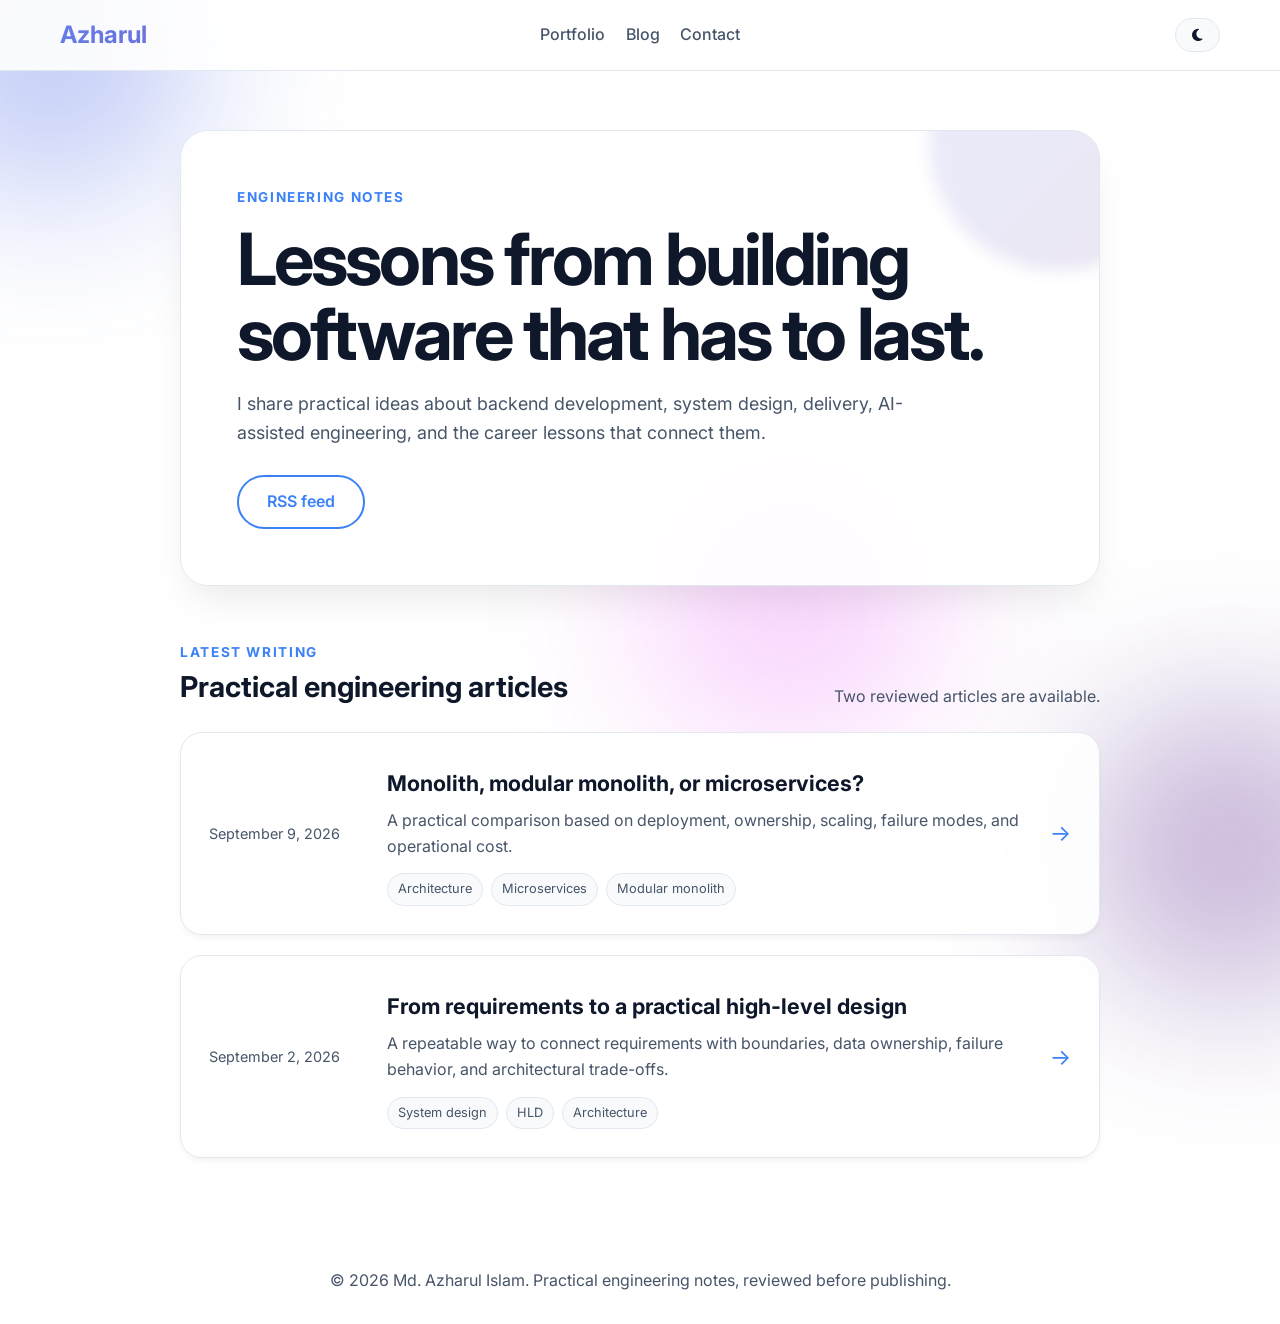
<file: blog/index.html>
<!DOCTYPE html>
<html lang="en">
<head>
    <meta charset="UTF-8">
    <meta name="viewport" content="width=device-width, initial-scale=1.0">
    <meta name="description" content="Practical engineering notes from Md. Azharul Islam about software development, architecture, AI-assisted workflows, and career growth.">
    <meta name="author" content="Md. Azharul Islam">
    <link rel="canonical" href="https://azharul-ai.github.io/blog/">
    <link rel="alternate" type="application/rss+xml" title="Md. Azharul Islam - Engineering Notes" href="https://azharul-ai.github.io/feed.xml">
    <meta property="og:type" content="website">
    <meta property="og:title" content="Engineering Notes | Md. Azharul Islam">
    <meta property="og:description" content="Practical lessons from building, maintaining, and improving software systems.">
    <meta property="og:url" content="https://azharul-ai.github.io/blog/">
    <meta property="og:image" content="https://azharul-ai.github.io/images/profile.png">
    <meta name="twitter:card" content="summary_large_image">
    <title>Engineering Notes | Md. Azharul Islam</title>

    <script async src="https://www.googletagmanager.com/gtag/js?id=G-3KF1Z0ENSP"></script>
    <script>
        window.dataLayer = window.dataLayer || [];
        function gtag(){dataLayer.push(arguments);}
        gtag('js', new Date());
        gtag('config', 'G-3KF1Z0ENSP');
    </script>

    <link href="https://fonts.googleapis.com/css2?family=Inter:wght@300;400;500;600;700;800&display=swap" rel="stylesheet">
    <link rel="stylesheet" href="https://cdnjs.cloudflare.com/ajax/libs/font-awesome/6.4.0/css/all.min.css">
    <link rel="stylesheet" href="../css/style.css">
    <link rel="stylesheet" href="../css/blog.css">
</head>
<body>
    <a class="skip-link" href="#main-content">Skip to content</a>
    <div class="animated-bg" aria-hidden="true">
        <span></span><span></span><span></span>
    </div>

    <nav class="navbar" aria-label="Primary navigation">
        <div class="nav-container">
            <a class="logo" href="../">Azharul</a>
            <div class="nav-links" id="primary-navigation">
                <a href="../">Portfolio</a>
                <a href="./" aria-current="page">Blog</a>
                <a href="../#contact">Contact</a>
            </div>
            <button class="theme-toggle" type="button" onclick="toggleTheme()" aria-label="Switch to dark theme" title="Switch to dark theme"><i class="fas fa-moon" aria-hidden="true"></i></button>
            <button class="menu-toggle" type="button" aria-controls="primary-navigation" aria-expanded="false" aria-label="Open navigation menu"><i class="fas fa-bars" aria-hidden="true"></i></button>
        </div>
    </nav>

    <main id="main-content" class="blog-shell">
        <header class="blog-hero">
            <div class="eyebrow">Engineering notes</div>
            <h1>Lessons from building software that has to last.</h1>
            <p>I share practical ideas about backend development, system design, delivery, AI-assisted engineering, and the career lessons that connect them.</p>
            <div class="blog-actions">
                <a class="btn-outline" href="../feed.xml">RSS feed</a>
            </div>
        </header>

        <div class="posts-heading" id="latest">
            <div>
                <div class="eyebrow">Latest writing</div>
                <h2>Practical engineering articles</h2>
            </div>
            <p>Two reviewed articles are available.</p>
        </div>

        <div class="post-grid">
            <article class="post-card">
                <time class="post-date" datetime="2026-09-09">September 9, 2026</time>
                <div>
                    <h3><a href="posts/monolith-modular-monolith-or-microservices.html">Monolith, modular monolith, or microservices?</a></h3>
                    <p>A practical comparison based on deployment, ownership, scaling, failure modes, and operational cost.</p>
                    <ul class="tag-list" aria-label="Article topics">
                        <li>Architecture</li>
                        <li>Microservices</li>
                        <li>Modular monolith</li>
                    </ul>
                </div>
                <span class="post-arrow" aria-hidden="true">→</span>
            </article>
            <article class="post-card">
                <time class="post-date" datetime="2026-09-02">September 2, 2026</time>
                <div>
                    <h3><a href="posts/from-requirements-to-a-practical-high-level-design.html">From requirements to a practical high-level design</a></h3>
                    <p>A repeatable way to connect requirements with boundaries, data ownership, failure behavior, and architectural trade-offs.</p>
                    <ul class="tag-list" aria-label="Article topics">
                        <li>System design</li>
                        <li>HLD</li>
                        <li>Architecture</li>
                    </ul>
                </div>
                <span class="post-arrow" aria-hidden="true">→</span>
            </article>
        </div>
    </main>

    <footer class="footer">
        <p>© 2026 Md. Azharul Islam. Practical engineering notes, reviewed before publishing.</p>
    </footer>

    <script src="../js/script.js"></script>
</body>
</html>
</file>
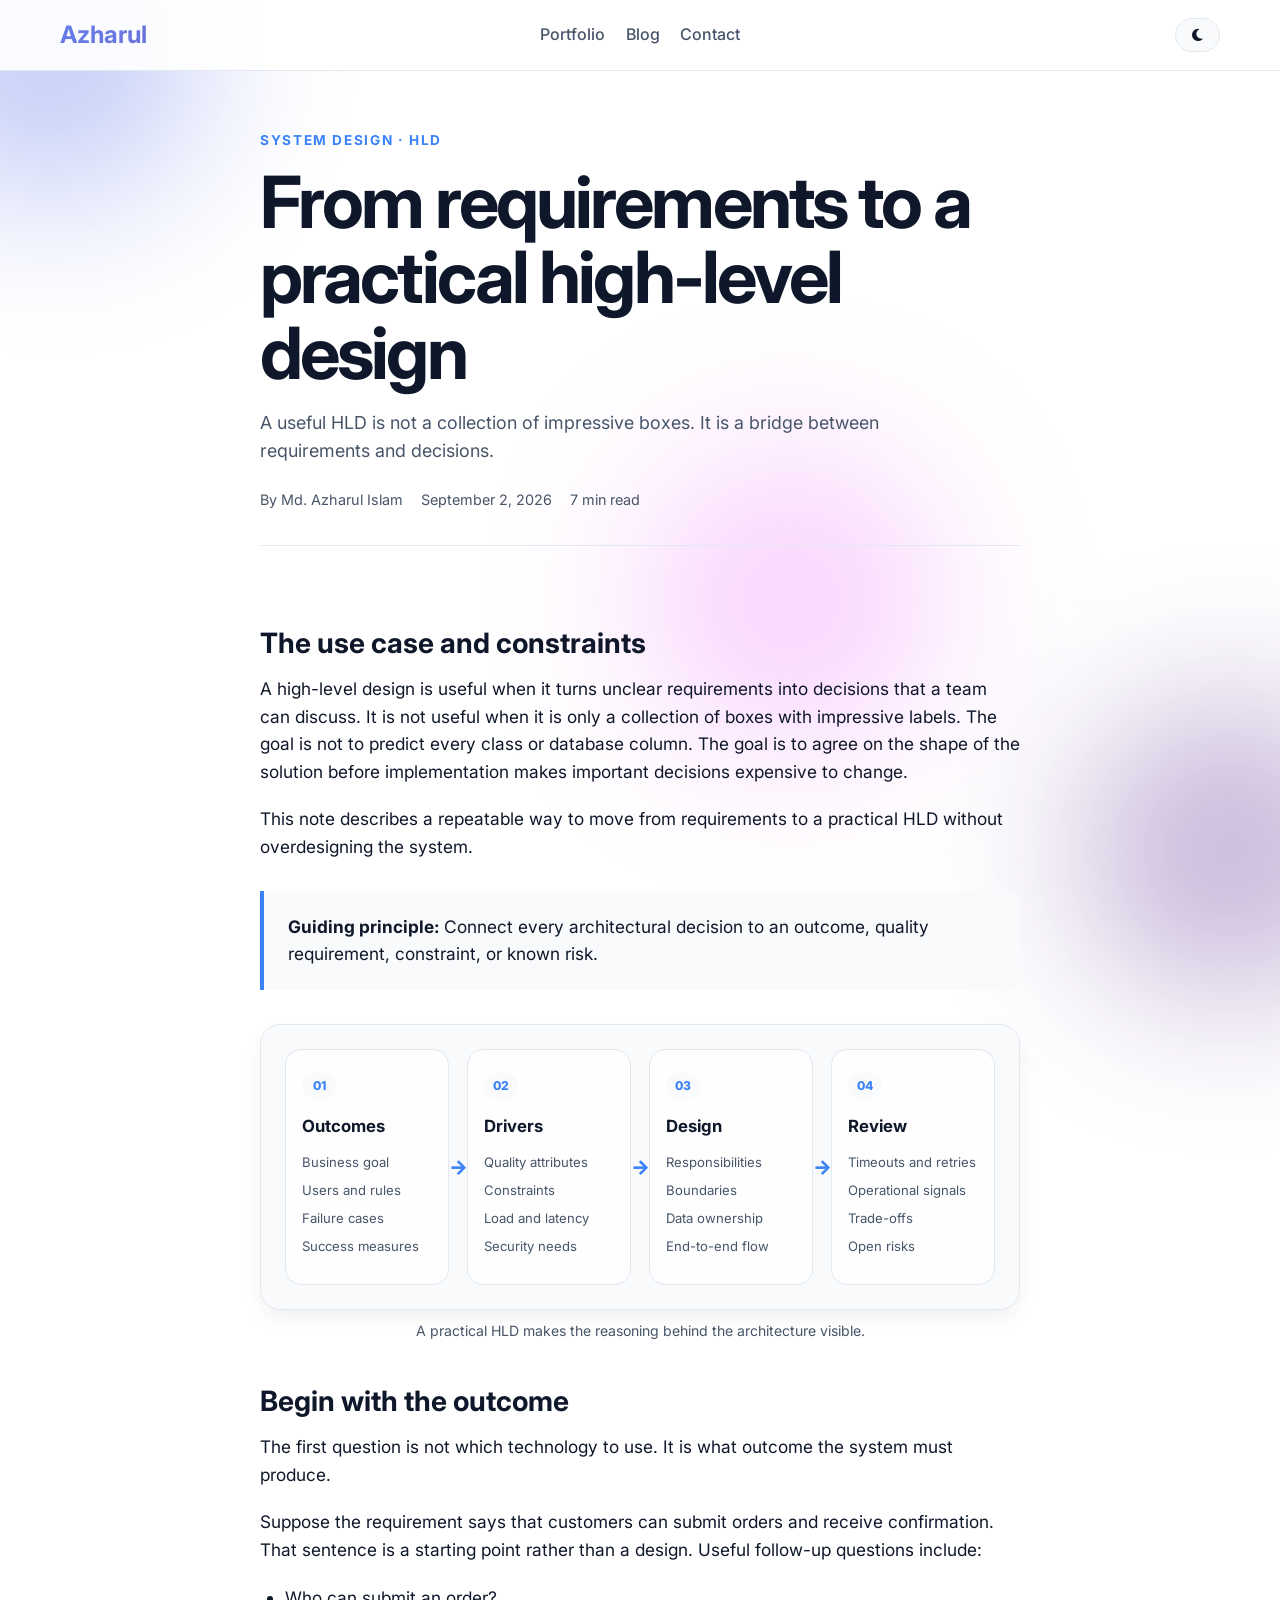
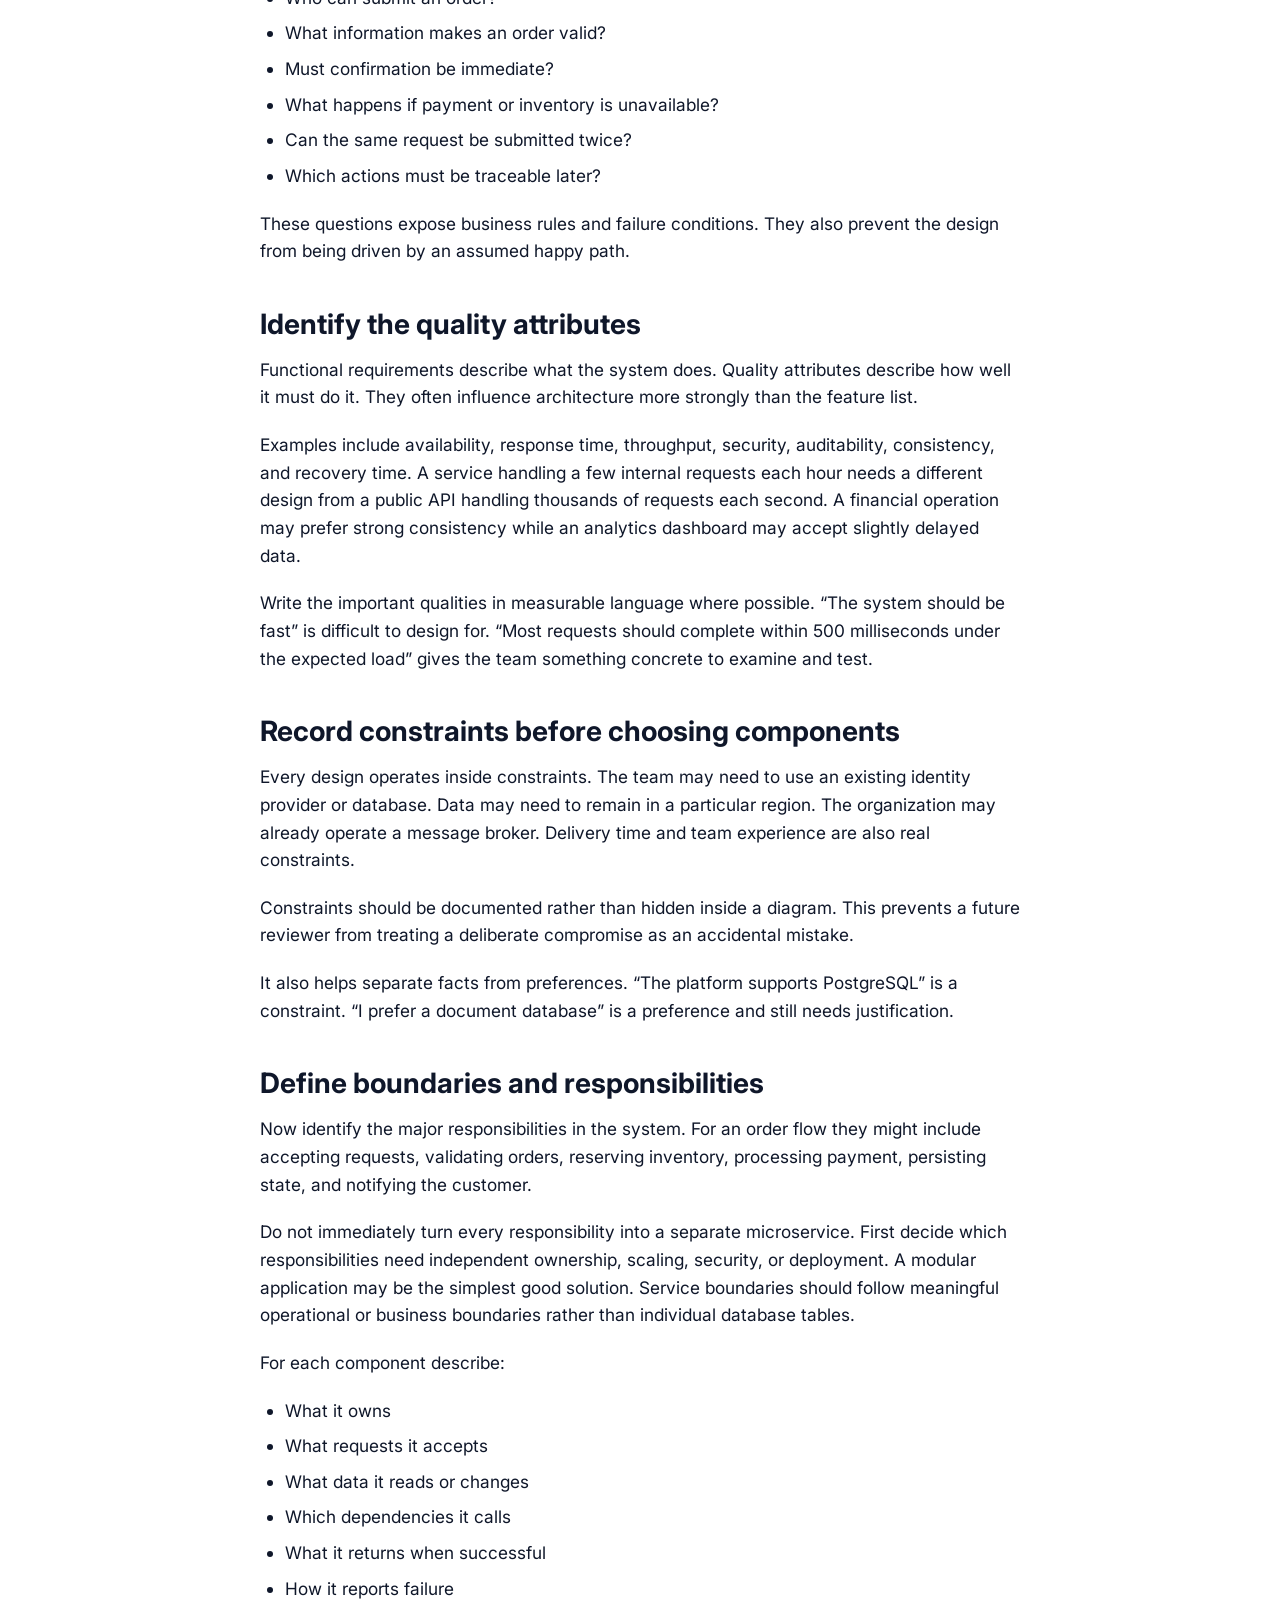
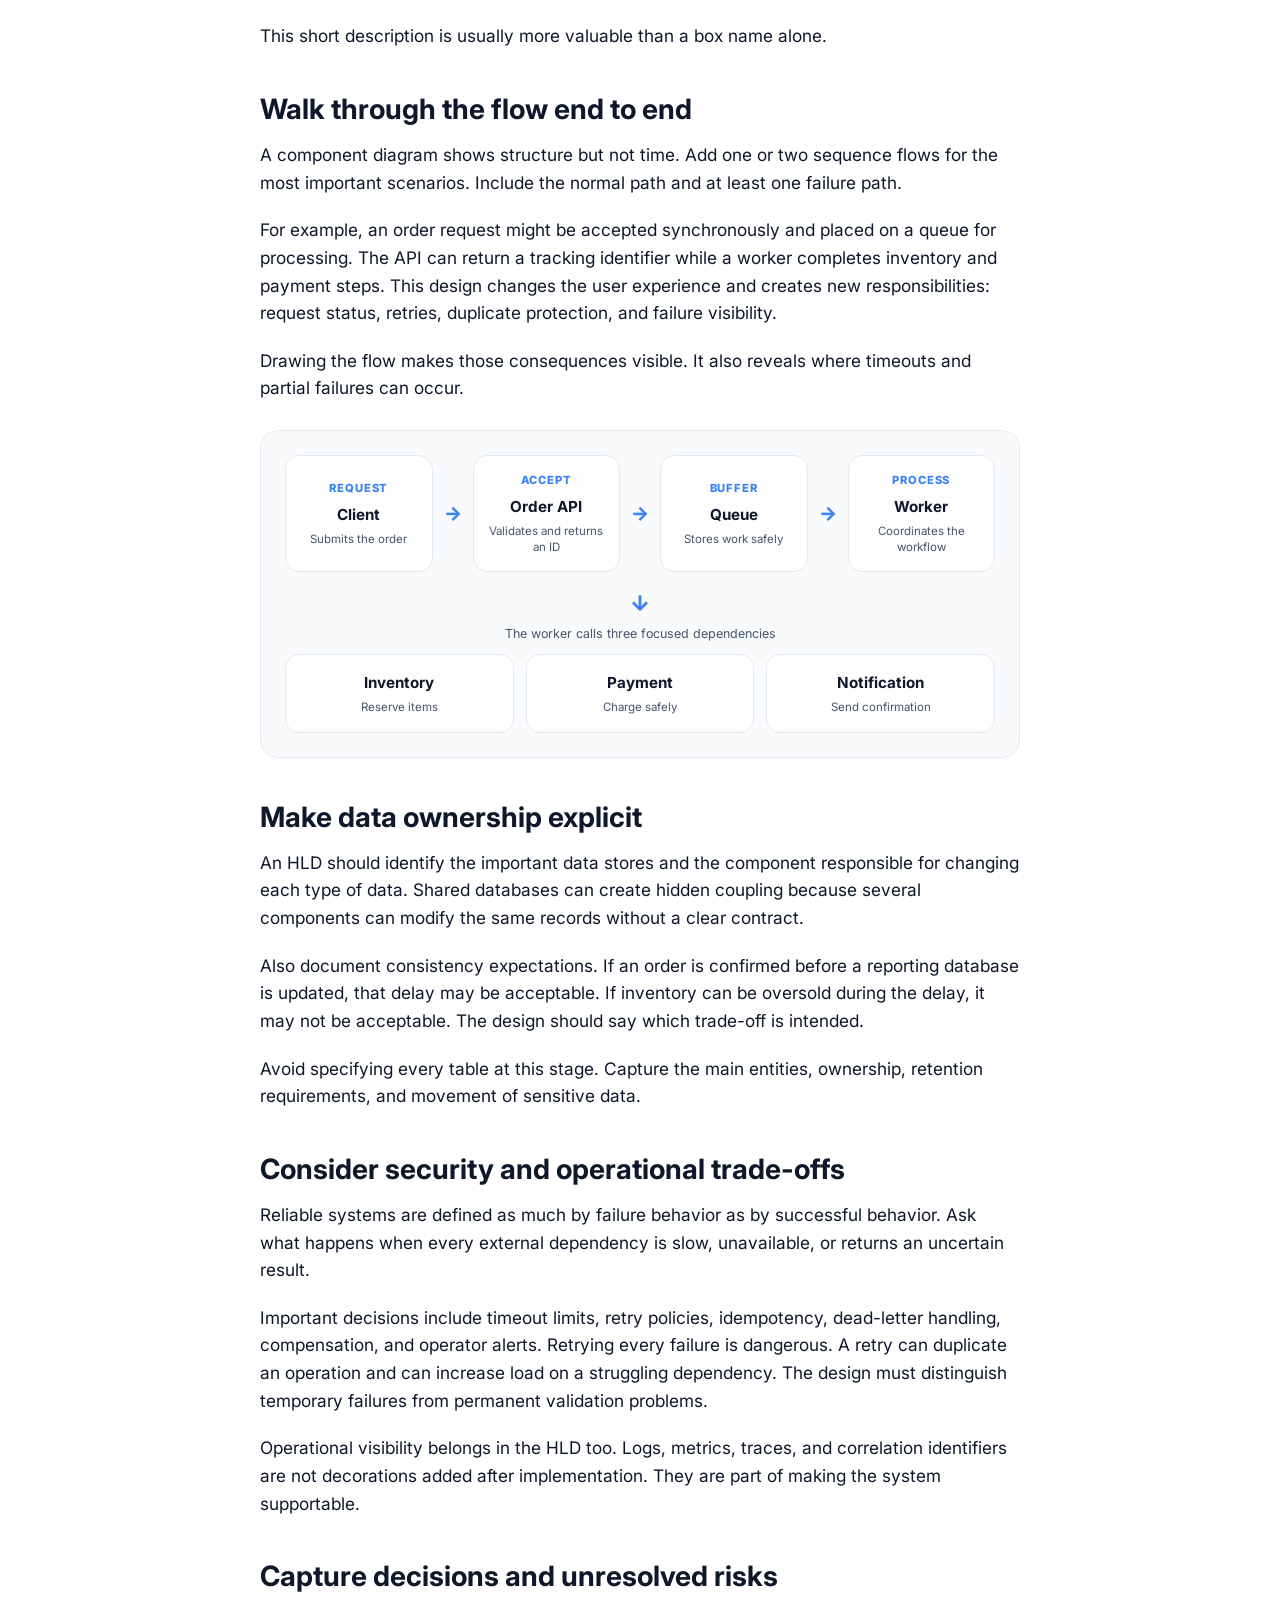
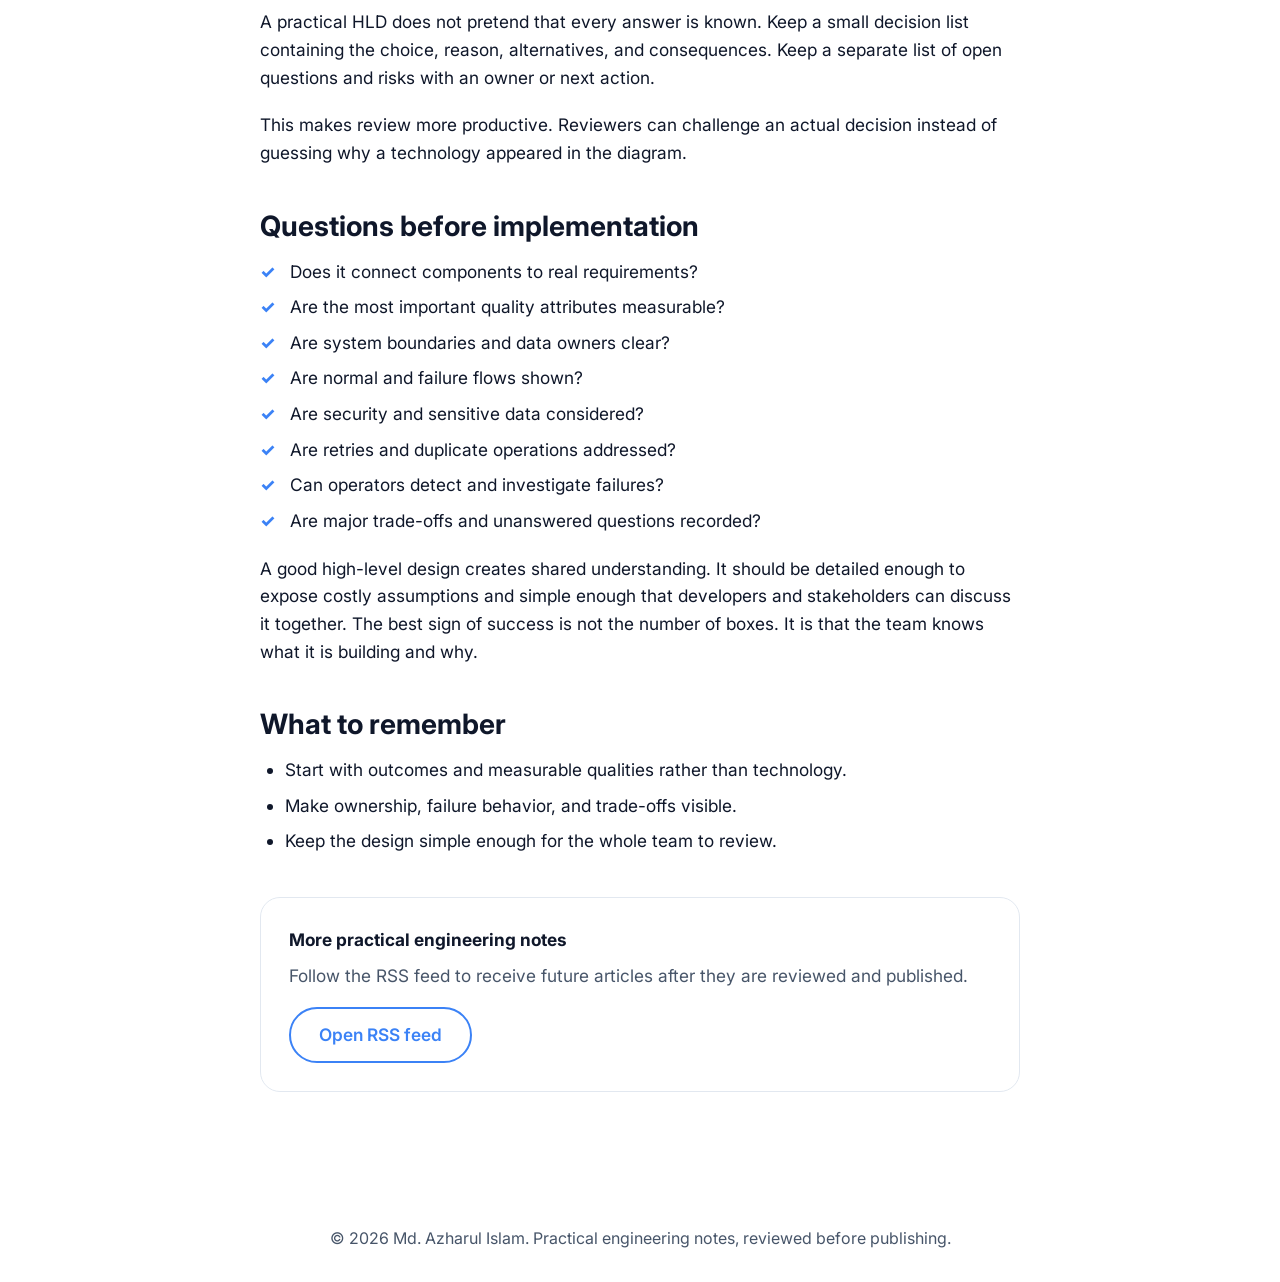
<file: blog/posts/from-requirements-to-a-practical-high-level-design.html>
<!DOCTYPE html>
<html lang="en">
<head>
    <meta charset="UTF-8">
    <meta name="viewport" content="width=device-width, initial-scale=1.0">
    <meta name="description" content="A practical, repeatable way to turn software requirements into a high-level design with clear boundaries, data ownership, failure paths, and trade-offs.">
    <meta name="author" content="Md. Azharul Islam">
    <link rel="canonical" href="https://azharul-ai.github.io/blog/posts/from-requirements-to-a-practical-high-level-design.html">
    <link rel="alternate" type="application/rss+xml" title="Md. Azharul Islam - Engineering Notes" href="https://azharul-ai.github.io/feed.xml">
    <meta property="og:type" content="article">
    <meta property="og:title" content="From requirements to a practical high-level design">
    <meta property="og:description" content="Turn unclear requirements into design decisions a team can discuss, test, and operate.">
    <meta property="og:url" content="https://azharul-ai.github.io/blog/posts/from-requirements-to-a-practical-high-level-design.html">
    <meta property="og:image" content="https://azharul-ai.github.io/images/blog/hld-requirements-to-design.png">
    <meta property="article:published_time" content="2026-09-02T20:30:00+06:00">
    <meta property="article:author" content="Md. Azharul Islam">
    <meta name="twitter:card" content="summary_large_image">
    <meta name="twitter:title" content="From requirements to a practical high-level design">
    <meta name="twitter:description" content="A practical guide to HLD boundaries, flows, failure behavior, and trade-offs.">
    <meta name="twitter:image" content="https://azharul-ai.github.io/images/blog/hld-requirements-to-design.png">
    <title>From requirements to a practical high-level design | Md. Azharul Islam</title>

    <script type="application/ld+json">
    {
        "@context": "https://schema.org",
        "@type": "BlogPosting",
        "headline": "From requirements to a practical high-level design",
        "description": "A practical, repeatable way to turn software requirements into a high-level design with clear boundaries, data ownership, failure paths, and trade-offs.",
        "image": "https://azharul-ai.github.io/images/blog/hld-requirements-to-design.png",
        "datePublished": "2026-09-02T20:30:00+06:00",
        "dateModified": "2026-09-02T20:30:00+06:00",
        "author": { "@type": "Person", "name": "Md. Azharul Islam" },
        "mainEntityOfPage": "https://azharul-ai.github.io/blog/posts/from-requirements-to-a-practical-high-level-design.html"
    }
    </script>

    <script async src="https://www.googletagmanager.com/gtag/js?id=G-3KF1Z0ENSP"></script>
    <script>
        window.dataLayer = window.dataLayer || [];
        function gtag(){dataLayer.push(arguments);}
        gtag('js', new Date());
        gtag('config', 'G-3KF1Z0ENSP');
    </script>

    <link href="https://fonts.googleapis.com/css2?family=Inter:wght@300;400;500;600;700;800&display=swap" rel="stylesheet">
    <link rel="stylesheet" href="https://cdnjs.cloudflare.com/ajax/libs/font-awesome/6.4.0/css/all.min.css">
    <link rel="stylesheet" href="../../css/style.css">
    <link rel="stylesheet" href="../../css/blog.css">
</head>
<body>
    <a class="skip-link" href="#main-content">Skip to content</a>
    <div class="animated-bg" aria-hidden="true"><span></span><span></span><span></span></div>

    <nav class="navbar" aria-label="Primary navigation">
        <div class="nav-container">
            <a class="logo" href="../../">Azharul</a>
            <div class="nav-links" id="primary-navigation">
                <a href="../../">Portfolio</a>
                <a href="../" aria-current="page">Blog</a>
                <a href="../../#contact">Contact</a>
            </div>
            <button class="theme-toggle" type="button" onclick="toggleTheme()" aria-label="Switch to dark theme" title="Switch to dark theme"><i class="fas fa-moon" aria-hidden="true"></i></button>
            <button class="menu-toggle" type="button" aria-controls="primary-navigation" aria-expanded="false" aria-label="Open navigation menu"><i class="fas fa-bars" aria-hidden="true"></i></button>
        </div>
    </nav>

    <main id="main-content" class="article-shell">
        <article>
            <header class="article-header">
                <div class="eyebrow">System design · HLD</div>
                <h1>From requirements to a practical high-level design</h1>
                <p class="article-deck">A useful HLD is not a collection of impressive boxes. It is a bridge between requirements and decisions.</p>
                <div class="article-meta">
                    <span>By Md. Azharul Islam</span>
                    <time datetime="2026-09-02T20:30:00+06:00">September 2, 2026</time>
                    <span>7 min read</span>
                </div>
            </header>

            <div class="article-content">
                <h2>The use case and constraints</h2>
                <p>A high-level design is useful when it turns unclear requirements into decisions that a team can discuss. It is not useful when it is only a collection of boxes with impressive labels. The goal is not to predict every class or database column. The goal is to agree on the shape of the solution before implementation makes important decisions expensive to change.</p>
                <p>This note describes a repeatable way to move from requirements to a practical HLD without overdesigning the system.</p>

                <div class="article-callout"><strong>Guiding principle:</strong> Connect every architectural decision to an outcome, quality requirement, constraint, or known risk.</div>

                <figure class="article-diagram">
                    <ol class="hld-process" aria-label="A high-level design process from requirements to review">
                        <li>
                            <span class="process-number">01</span>
                            <h3>Outcomes</h3>
                            <ul>
                                <li>Business goal</li>
                                <li>Users and rules</li>
                                <li>Failure cases</li>
                                <li>Success measures</li>
                            </ul>
                        </li>
                        <li>
                            <span class="process-number">02</span>
                            <h3>Drivers</h3>
                            <ul>
                                <li>Quality attributes</li>
                                <li>Constraints</li>
                                <li>Load and latency</li>
                                <li>Security needs</li>
                            </ul>
                        </li>
                        <li>
                            <span class="process-number">03</span>
                            <h3>Design</h3>
                            <ul>
                                <li>Responsibilities</li>
                                <li>Boundaries</li>
                                <li>Data ownership</li>
                                <li>End-to-end flow</li>
                            </ul>
                        </li>
                        <li>
                            <span class="process-number">04</span>
                            <h3>Review</h3>
                            <ul>
                                <li>Timeouts and retries</li>
                                <li>Operational signals</li>
                                <li>Trade-offs</li>
                                <li>Open risks</li>
                            </ul>
                        </li>
                    </ol>
                    <figcaption>A practical HLD makes the reasoning behind the architecture visible.</figcaption>
                </figure>

                <h2>Begin with the outcome</h2>
                <p>The first question is not which technology to use. It is what outcome the system must produce.</p>
                <p>Suppose the requirement says that customers can submit orders and receive confirmation. That sentence is a starting point rather than a design. Useful follow-up questions include:</p>
                <ul>
                    <li>Who can submit an order?</li>
                    <li>What information makes an order valid?</li>
                    <li>Must confirmation be immediate?</li>
                    <li>What happens if payment or inventory is unavailable?</li>
                    <li>Can the same request be submitted twice?</li>
                    <li>Which actions must be traceable later?</li>
                </ul>
                <p>These questions expose business rules and failure conditions. They also prevent the design from being driven by an assumed happy path.</p>

                <h2>Identify the quality attributes</h2>
                <p>Functional requirements describe what the system does. Quality attributes describe how well it must do it. They often influence architecture more strongly than the feature list.</p>
                <p>Examples include availability, response time, throughput, security, auditability, consistency, and recovery time. A service handling a few internal requests each hour needs a different design from a public API handling thousands of requests each second. A financial operation may prefer strong consistency while an analytics dashboard may accept slightly delayed data.</p>
                <p>Write the important qualities in measurable language where possible. “The system should be fast” is difficult to design for. “Most requests should complete within 500 milliseconds under the expected load” gives the team something concrete to examine and test.</p>

                <h2>Record constraints before choosing components</h2>
                <p>Every design operates inside constraints. The team may need to use an existing identity provider or database. Data may need to remain in a particular region. The organization may already operate a message broker. Delivery time and team experience are also real constraints.</p>
                <p>Constraints should be documented rather than hidden inside a diagram. This prevents a future reviewer from treating a deliberate compromise as an accidental mistake.</p>
                <p>It also helps separate facts from preferences. “The platform supports PostgreSQL” is a constraint. “I prefer a document database” is a preference and still needs justification.</p>

                <h2>Define boundaries and responsibilities</h2>
                <p>Now identify the major responsibilities in the system. For an order flow they might include accepting requests, validating orders, reserving inventory, processing payment, persisting state, and notifying the customer.</p>
                <p>Do not immediately turn every responsibility into a separate microservice. First decide which responsibilities need independent ownership, scaling, security, or deployment. A modular application may be the simplest good solution. Service boundaries should follow meaningful operational or business boundaries rather than individual database tables.</p>
                <p>For each component describe:</p>
                <ul>
                    <li>What it owns</li>
                    <li>What requests it accepts</li>
                    <li>What data it reads or changes</li>
                    <li>Which dependencies it calls</li>
                    <li>What it returns when successful</li>
                    <li>How it reports failure</li>
                </ul>
                <p>This short description is usually more valuable than a box name alone.</p>

                <h2>Walk through the flow end to end</h2>
                <p>A component diagram shows structure but not time. Add one or two sequence flows for the most important scenarios. Include the normal path and at least one failure path.</p>
                <p>For example, an order request might be accepted synchronously and placed on a queue for processing. The API can return a tracking identifier while a worker completes inventory and payment steps. This design changes the user experience and creates new responsibilities: request status, retries, duplicate protection, and failure visibility.</p>
                <p>Drawing the flow makes those consequences visible. It also reveals where timeouts and partial failures can occur.</p>

                <div class="order-flow" aria-label="Order processing flow from the client through the Order API and queue to a worker, which coordinates inventory, payment, and notification services">
                    <div class="order-flow-primary">
                        <div class="flow-node">
                            <span>Request</span>
                            <strong>Client</strong>
                            <small>Submits the order</small>
                        </div>
                        <span class="flow-arrow" aria-hidden="true"></span>
                        <div class="flow-node">
                            <span>Accept</span>
                            <strong>Order API</strong>
                            <small>Validates and returns an ID</small>
                        </div>
                        <span class="flow-arrow" aria-hidden="true"></span>
                        <div class="flow-node">
                            <span>Buffer</span>
                            <strong>Queue</strong>
                            <small>Stores work safely</small>
                        </div>
                        <span class="flow-arrow" aria-hidden="true"></span>
                        <div class="flow-node">
                            <span>Process</span>
                            <strong>Worker</strong>
                            <small>Coordinates the workflow</small>
                        </div>
                    </div>
                    <div class="flow-fanout">
                        <span aria-hidden="true">↓</span>
                        <p>The worker calls three focused dependencies</p>
                    </div>
                    <div class="flow-services">
                        <div><strong>Inventory</strong><small>Reserve items</small></div>
                        <div><strong>Payment</strong><small>Charge safely</small></div>
                        <div><strong>Notification</strong><small>Send confirmation</small></div>
                    </div>
                </div>

                <h2>Make data ownership explicit</h2>
                <p>An HLD should identify the important data stores and the component responsible for changing each type of data. Shared databases can create hidden coupling because several components can modify the same records without a clear contract.</p>
                <p>Also document consistency expectations. If an order is confirmed before a reporting database is updated, that delay may be acceptable. If inventory can be oversold during the delay, it may not be acceptable. The design should say which trade-off is intended.</p>
                <p>Avoid specifying every table at this stage. Capture the main entities, ownership, retention requirements, and movement of sensitive data.</p>

                <h2>Consider security and operational trade-offs</h2>
                <p>Reliable systems are defined as much by failure behavior as by successful behavior. Ask what happens when every external dependency is slow, unavailable, or returns an uncertain result.</p>
                <p>Important decisions include timeout limits, retry policies, idempotency, dead-letter handling, compensation, and operator alerts. Retrying every failure is dangerous. A retry can duplicate an operation and can increase load on a struggling dependency. The design must distinguish temporary failures from permanent validation problems.</p>
                <p>Operational visibility belongs in the HLD too. Logs, metrics, traces, and correlation identifiers are not decorations added after implementation. They are part of making the system supportable.</p>

                <h2>Capture decisions and unresolved risks</h2>
                <p>A practical HLD does not pretend that every answer is known. Keep a small decision list containing the choice, reason, alternatives, and consequences. Keep a separate list of open questions and risks with an owner or next action.</p>
                <p>This makes review more productive. Reviewers can challenge an actual decision instead of guessing why a technology appeared in the diagram.</p>

                <h2>Questions before implementation</h2>
                <ul class="checklist">
                    <li>Does it connect components to real requirements?</li>
                    <li>Are the most important quality attributes measurable?</li>
                    <li>Are system boundaries and data owners clear?</li>
                    <li>Are normal and failure flows shown?</li>
                    <li>Are security and sensitive data considered?</li>
                    <li>Are retries and duplicate operations addressed?</li>
                    <li>Can operators detect and investigate failures?</li>
                    <li>Are major trade-offs and unanswered questions recorded?</li>
                </ul>
                <p>A good high-level design creates shared understanding. It should be detailed enough to expose costly assumptions and simple enough that developers and stakeholders can discuss it together. The best sign of success is not the number of boxes. It is that the team knows what it is building and why.</p>

                <h2>What to remember</h2>
                <ul>
                    <li>Start with outcomes and measurable qualities rather than technology.</li>
                    <li>Make ownership, failure behavior, and trade-offs visible.</li>
                    <li>Keep the design simple enough for the whole team to review.</li>
                </ul>

                <div class="article-footer-card">
                    <strong>More practical engineering notes</strong>
                    <p>Follow the RSS feed to receive future articles after they are reviewed and published.</p>
                    <a class="btn-outline" href="../../feed.xml">Open RSS feed</a>
                </div>
            </div>
        </article>
    </main>

    <footer class="footer"><p>© 2026 Md. Azharul Islam. Practical engineering notes, reviewed before publishing.</p></footer>
    <script src="../../js/script.js"></script>
</body>
</html>
</file>
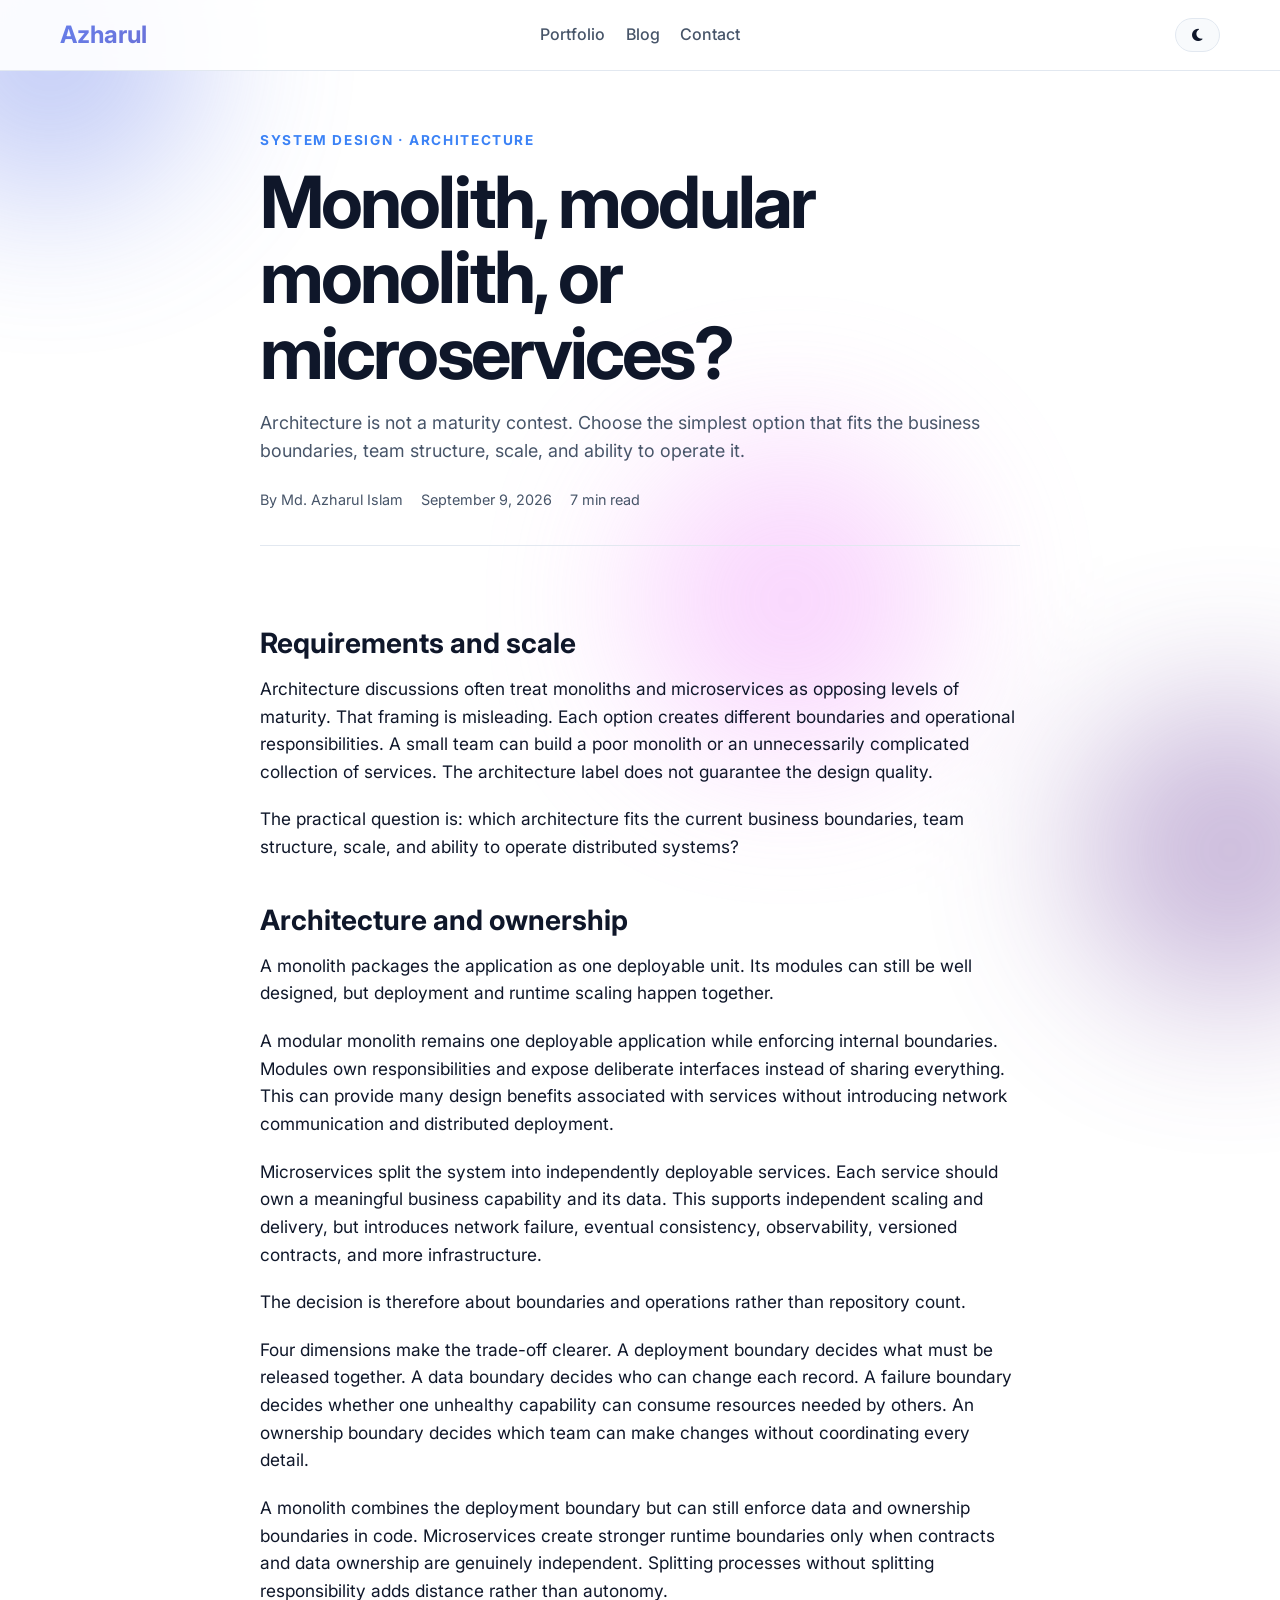
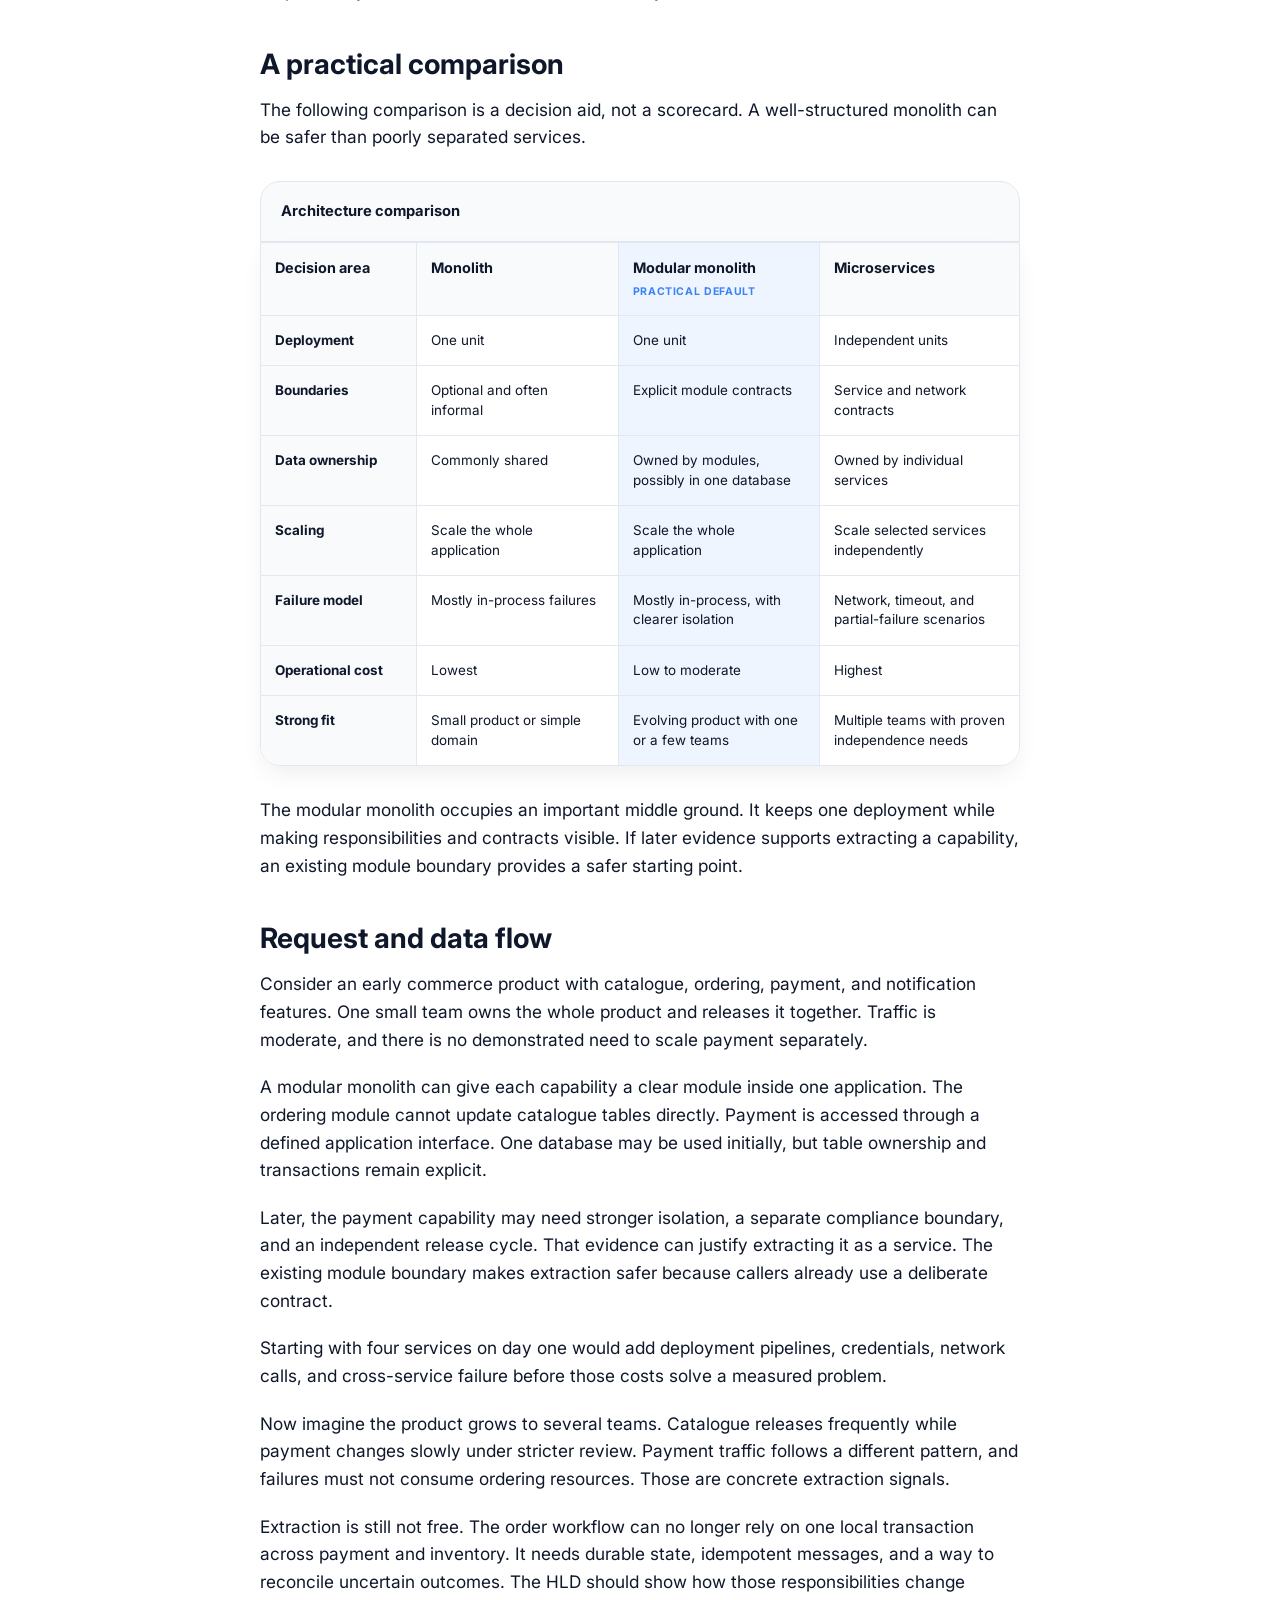
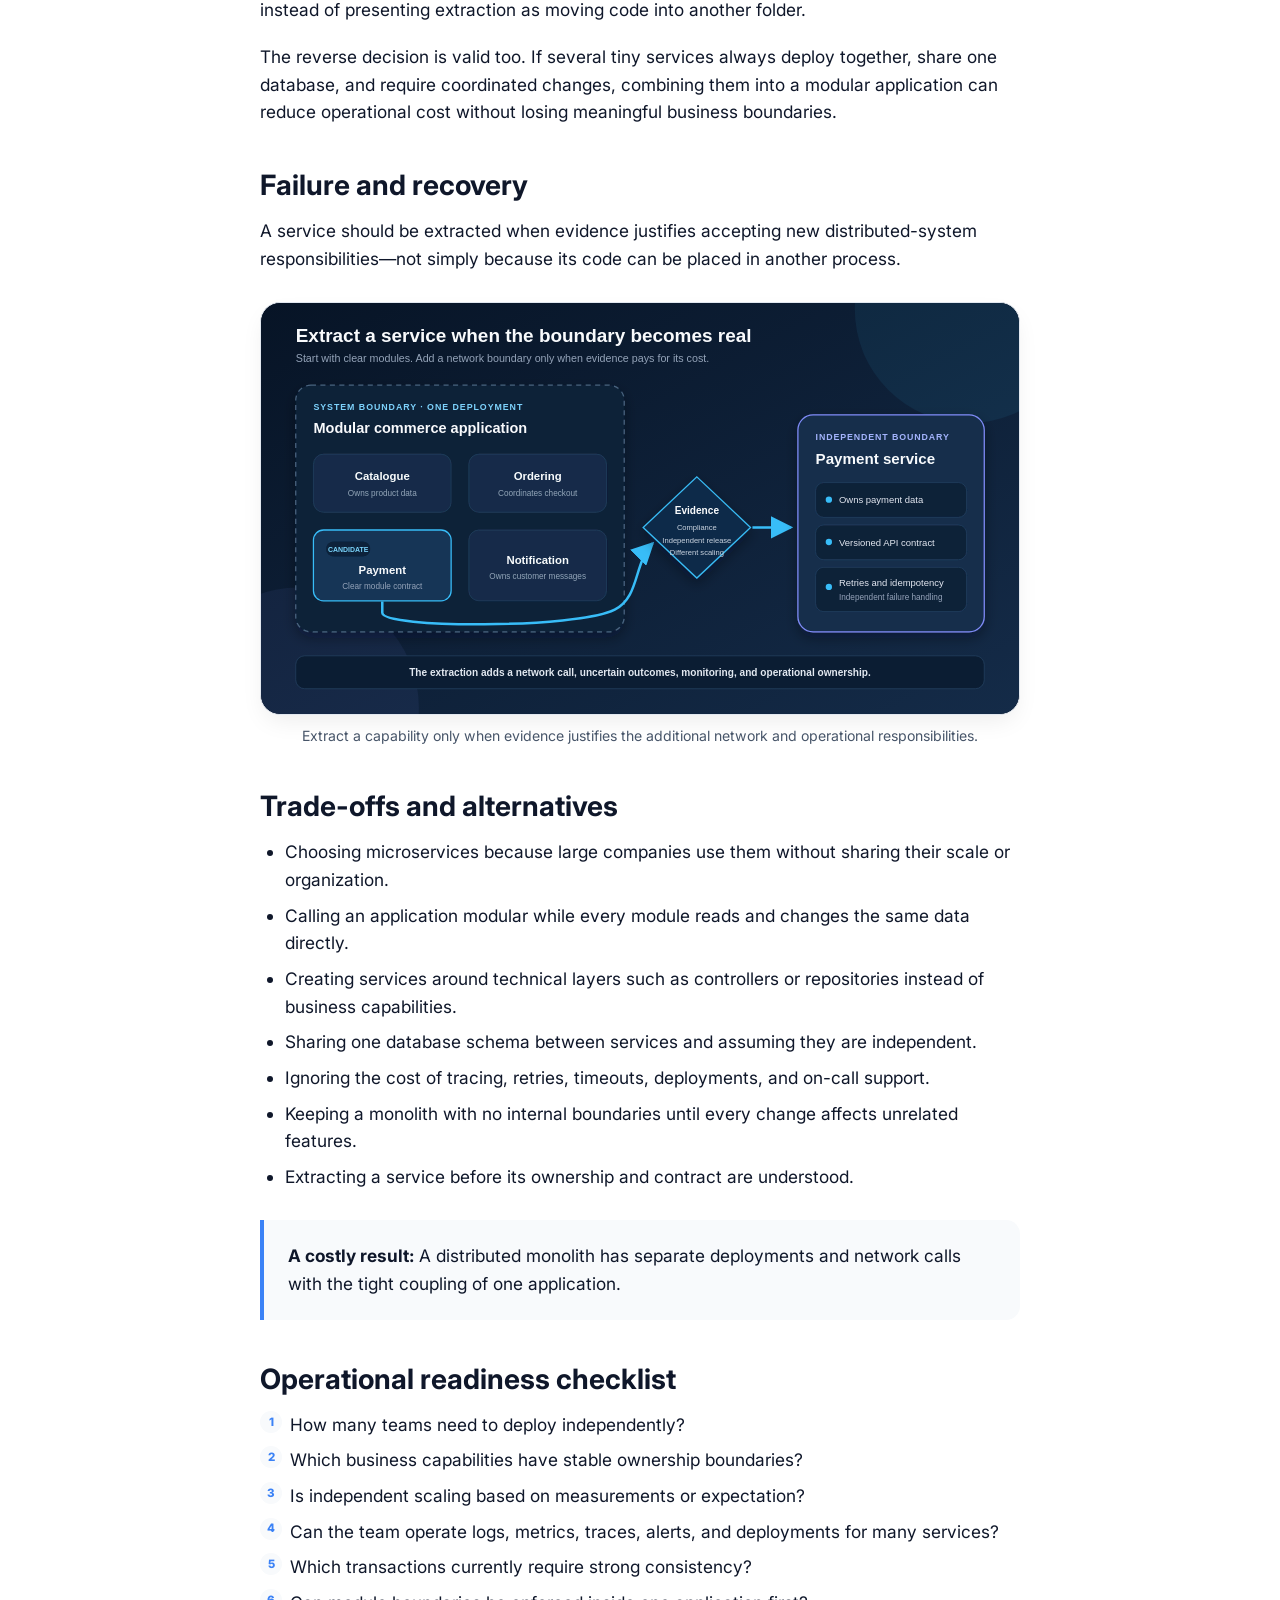
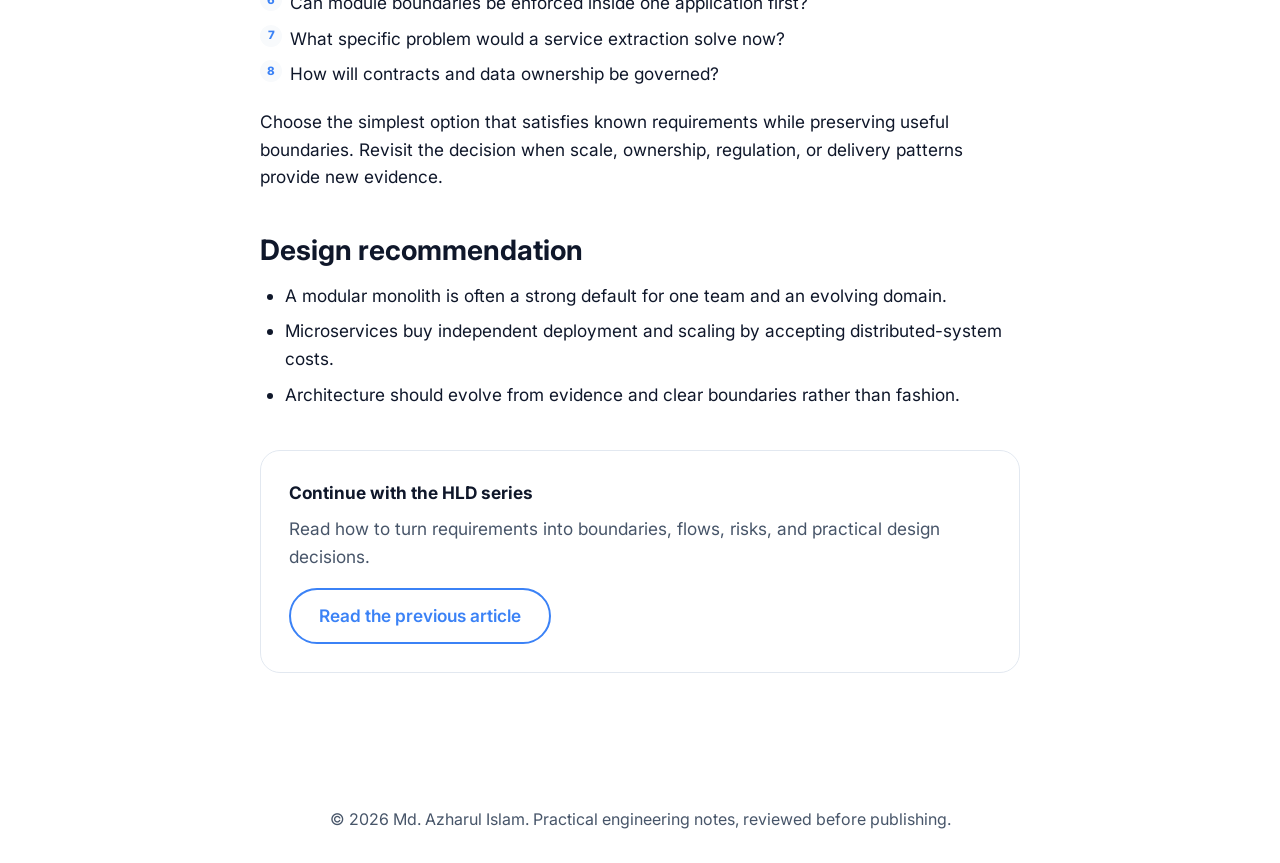
<file: blog/posts/monolith-modular-monolith-or-microservices.html>
<!DOCTYPE html>
<html lang="en">
<head>
    <meta charset="UTF-8">
    <meta name="viewport" content="width=device-width, initial-scale=1.0">
    <meta name="description" content="A practical comparison of monolith, modular monolith, and microservices architecture across deployment, ownership, scaling, failures, and operational cost.">
    <meta name="author" content="Md. Azharul Islam">
    <link rel="canonical" href="https://azharul-ai.github.io/blog/posts/monolith-modular-monolith-or-microservices.html">
    <link rel="alternate" type="application/rss+xml" title="Md. Azharul Islam - Engineering Notes" href="https://azharul-ai.github.io/feed.xml">
    <meta property="og:type" content="article">
    <meta property="og:title" content="Monolith, modular monolith, or microservices?">
    <meta property="og:description" content="Choose an architecture from evidence, team boundaries, and operational needs—not fashion.">
    <meta property="og:url" content="https://azharul-ai.github.io/blog/posts/monolith-modular-monolith-or-microservices.html">
    <meta property="og:image" content="https://azharul-ai.github.io/images/blog/monolith-modular-microservices.png">
    <meta property="article:published_time" content="2026-09-09T20:30:00+06:00">
    <meta property="article:author" content="Md. Azharul Islam">
    <meta name="twitter:card" content="summary_large_image">
    <meta name="twitter:title" content="Monolith, modular monolith, or microservices?">
    <meta name="twitter:description" content="A practical architecture comparison for real teams and evolving products.">
    <meta name="twitter:image" content="https://azharul-ai.github.io/images/blog/monolith-modular-microservices.png">
    <title>Monolith, modular monolith, or microservices? | Md. Azharul Islam</title>

    <script type="application/ld+json">
    {
        "@context": "https://schema.org",
        "@type": "BlogPosting",
        "headline": "Monolith, modular monolith, or microservices?",
        "description": "A practical comparison of monolith, modular monolith, and microservices architecture across deployment, ownership, scaling, failures, and operational cost.",
        "image": "https://azharul-ai.github.io/images/blog/monolith-modular-microservices.png",
        "datePublished": "2026-09-09T20:30:00+06:00",
        "dateModified": "2026-09-09T20:30:00+06:00",
        "author": { "@type": "Person", "name": "Md. Azharul Islam" },
        "mainEntityOfPage": "https://azharul-ai.github.io/blog/posts/monolith-modular-monolith-or-microservices.html"
    }
    </script>

    <script async src="https://www.googletagmanager.com/gtag/js?id=G-3KF1Z0ENSP"></script>
    <script>
        window.dataLayer = window.dataLayer || [];
        function gtag(){dataLayer.push(arguments);}
        gtag('js', new Date());
        gtag('config', 'G-3KF1Z0ENSP');
    </script>

    <link href="https://fonts.googleapis.com/css2?family=Inter:wght@300;400;500;600;700;800&display=swap" rel="stylesheet">
    <link rel="stylesheet" href="https://cdnjs.cloudflare.com/ajax/libs/font-awesome/6.4.0/css/all.min.css">
    <link rel="stylesheet" href="../../css/style.css">
    <link rel="stylesheet" href="../../css/blog.css">
</head>
<body>
    <a class="skip-link" href="#main-content">Skip to content</a>
    <div class="animated-bg" aria-hidden="true"><span></span><span></span><span></span></div>

    <nav class="navbar" aria-label="Primary navigation">
        <div class="nav-container">
            <a class="logo" href="../../">Azharul</a>
            <div class="nav-links" id="primary-navigation">
                <a href="../../">Portfolio</a>
                <a href="../" aria-current="page">Blog</a>
                <a href="../../#contact">Contact</a>
            </div>
            <button class="theme-toggle" type="button" onclick="toggleTheme()" aria-label="Switch to dark theme" title="Switch to dark theme"><i class="fas fa-moon" aria-hidden="true"></i></button>
            <button class="menu-toggle" type="button" aria-controls="primary-navigation" aria-expanded="false" aria-label="Open navigation menu"><i class="fas fa-bars" aria-hidden="true"></i></button>
        </div>
    </nav>

    <main id="main-content" class="article-shell">
        <article>
            <header class="article-header">
                <div class="eyebrow">System design · Architecture</div>
                <h1>Monolith, modular monolith, or microservices?</h1>
                <p class="article-deck">Architecture is not a maturity contest. Choose the simplest option that fits the business boundaries, team structure, scale, and ability to operate it.</p>
                <div class="article-meta">
                    <span>By Md. Azharul Islam</span>
                    <time datetime="2026-09-09T20:30:00+06:00">September 9, 2026</time>
                    <span>7 min read</span>
                </div>
            </header>

            <div class="article-content">
                <h2>Requirements and scale</h2>
                <p>Architecture discussions often treat monoliths and microservices as opposing levels of maturity. That framing is misleading. Each option creates different boundaries and operational responsibilities. A small team can build a poor monolith or an unnecessarily complicated collection of services. The architecture label does not guarantee the design quality.</p>
                <p>The practical question is: which architecture fits the current business boundaries, team structure, scale, and ability to operate distributed systems?</p>

                <h2>Architecture and ownership</h2>
                <p>A monolith packages the application as one deployable unit. Its modules can still be well designed, but deployment and runtime scaling happen together.</p>
                <p>A modular monolith remains one deployable application while enforcing internal boundaries. Modules own responsibilities and expose deliberate interfaces instead of sharing everything. This can provide many design benefits associated with services without introducing network communication and distributed deployment.</p>
                <p>Microservices split the system into independently deployable services. Each service should own a meaningful business capability and its data. This supports independent scaling and delivery, but introduces network failure, eventual consistency, observability, versioned contracts, and more infrastructure.</p>
                <p>The decision is therefore about boundaries and operations rather than repository count.</p>
                <p>Four dimensions make the trade-off clearer. A deployment boundary decides what must be released together. A data boundary decides who can change each record. A failure boundary decides whether one unhealthy capability can consume resources needed by others. An ownership boundary decides which team can make changes without coordinating every detail.</p>
                <p>A monolith combines the deployment boundary but can still enforce data and ownership boundaries in code. Microservices create stronger runtime boundaries only when contracts and data ownership are genuinely independent. Splitting processes without splitting responsibility adds distance rather than autonomy.</p>

                <h2>A practical comparison</h2>
                <p>The following comparison is a decision aid, not a scorecard. A well-structured monolith can be safer than poorly separated services.</p>

                <p class="comparison-table-title" id="architecture-comparison-title">Architecture comparison</p>
                <div class="comparison-table-shell" role="region" aria-labelledby="architecture-comparison-title" tabindex="0">
                    <table class="architecture-comparison">
                        <caption class="visually-hidden">Monolith, modular monolith, and microservices compared by practical decision area</caption>
                        <thead>
                            <tr>
                                <th scope="col">Decision area</th>
                                <th scope="col">Monolith</th>
                                <th scope="col" class="recommended-column">Modular monolith <span>Practical default</span></th>
                                <th scope="col">Microservices</th>
                            </tr>
                        </thead>
                        <tbody>
                            <tr>
                                <th scope="row">Deployment</th>
                                <td>One unit</td>
                                <td class="recommended-column">One unit</td>
                                <td>Independent units</td>
                            </tr>
                            <tr>
                                <th scope="row">Boundaries</th>
                                <td>Optional and often informal</td>
                                <td class="recommended-column">Explicit module contracts</td>
                                <td>Service and network contracts</td>
                            </tr>
                            <tr>
                                <th scope="row">Data ownership</th>
                                <td>Commonly shared</td>
                                <td class="recommended-column">Owned by modules, possibly in one database</td>
                                <td>Owned by individual services</td>
                            </tr>
                            <tr>
                                <th scope="row">Scaling</th>
                                <td>Scale the whole application</td>
                                <td class="recommended-column">Scale the whole application</td>
                                <td>Scale selected services independently</td>
                            </tr>
                            <tr>
                                <th scope="row">Failure model</th>
                                <td>Mostly in-process failures</td>
                                <td class="recommended-column">Mostly in-process, with clearer isolation</td>
                                <td>Network, timeout, and partial-failure scenarios</td>
                            </tr>
                            <tr>
                                <th scope="row">Operational cost</th>
                                <td>Lowest</td>
                                <td class="recommended-column">Low to moderate</td>
                                <td>Highest</td>
                            </tr>
                            <tr>
                                <th scope="row">Strong fit</th>
                                <td>Small product or simple domain</td>
                                <td class="recommended-column">Evolving product with one or a few teams</td>
                                <td>Multiple teams with proven independence needs</td>
                            </tr>
                        </tbody>
                    </table>
                </div>
                <p class="table-scroll-hint">On a small screen, swipe the table sideways to compare all three options.</p>

                <p>The modular monolith occupies an important middle ground. It keeps one deployment while making responsibilities and contracts visible. If later evidence supports extracting a capability, an existing module boundary provides a safer starting point.</p>

                <h2>Request and data flow</h2>
                <p>Consider an early commerce product with catalogue, ordering, payment, and notification features. One small team owns the whole product and releases it together. Traffic is moderate, and there is no demonstrated need to scale payment separately.</p>
                <p>A modular monolith can give each capability a clear module inside one application. The ordering module cannot update catalogue tables directly. Payment is accessed through a defined application interface. One database may be used initially, but table ownership and transactions remain explicit.</p>
                <p>Later, the payment capability may need stronger isolation, a separate compliance boundary, and an independent release cycle. That evidence can justify extracting it as a service. The existing module boundary makes extraction safer because callers already use a deliberate contract.</p>
                <p>Starting with four services on day one would add deployment pipelines, credentials, network calls, and cross-service failure before those costs solve a measured problem.</p>
                <p>Now imagine the product grows to several teams. Catalogue releases frequently while payment changes slowly under stricter review. Payment traffic follows a different pattern, and failures must not consume ordering resources. Those are concrete extraction signals.</p>
                <p>Extraction is still not free. The order workflow can no longer rely on one local transaction across payment and inventory. It needs durable state, idempotent messages, and a way to reconcile uncertain outcomes. The HLD should show how those responsibilities change instead of presenting extraction as moving code into another folder.</p>
                <p>The reverse decision is valid too. If several tiny services always deploy together, share one database, and require coordinated changes, combining them into a modular application can reduce operational cost without losing meaningful business boundaries.</p>

                <h2>Failure and recovery</h2>
                <p>A service should be extracted when evidence justifies accepting new distributed-system responsibilities—not simply because its code can be placed in another process.</p>

                <figure class="recovery-diagram">
                    <picture>
                        <source media="(max-width: 768px)" srcset="../../images/blog/payment-service-extraction-mobile.svg">
                        <img src="../../images/blog/payment-service-extraction.svg" alt="Architecture diagram showing a modular commerce application with catalogue, ordering, payment, and notification modules. Evidence from compliance, independent releases, and scaling leads to extracting payment into an independent service with its own data and contract." width="1200" height="650">
                    </picture>
                    <figcaption>Extract a capability only when evidence justifies the additional network and operational responsibilities.</figcaption>
                </figure>

                <h2>Trade-offs and alternatives</h2>
                <ul>
                    <li>Choosing microservices because large companies use them without sharing their scale or organization.</li>
                    <li>Calling an application modular while every module reads and changes the same data directly.</li>
                    <li>Creating services around technical layers such as controllers or repositories instead of business capabilities.</li>
                    <li>Sharing one database schema between services and assuming they are independent.</li>
                    <li>Ignoring the cost of tracing, retries, timeouts, deployments, and on-call support.</li>
                    <li>Keeping a monolith with no internal boundaries until every change affects unrelated features.</li>
                    <li>Extracting a service before its ownership and contract are understood.</li>
                </ul>
                <div class="article-callout"><strong>A costly result:</strong> A distributed monolith has separate deployments and network calls with the tight coupling of one application.</div>

                <h2>Operational readiness checklist</h2>
                <ol class="checklist numbered-checklist">
                    <li>How many teams need to deploy independently?</li>
                    <li>Which business capabilities have stable ownership boundaries?</li>
                    <li>Is independent scaling based on measurements or expectation?</li>
                    <li>Can the team operate logs, metrics, traces, alerts, and deployments for many services?</li>
                    <li>Which transactions currently require strong consistency?</li>
                    <li>Can module boundaries be enforced inside one application first?</li>
                    <li>What specific problem would a service extraction solve now?</li>
                    <li>How will contracts and data ownership be governed?</li>
                </ol>
                <p>Choose the simplest option that satisfies known requirements while preserving useful boundaries. Revisit the decision when scale, ownership, regulation, or delivery patterns provide new evidence.</p>

                <h2>Design recommendation</h2>
                <ul>
                    <li>A modular monolith is often a strong default for one team and an evolving domain.</li>
                    <li>Microservices buy independent deployment and scaling by accepting distributed-system costs.</li>
                    <li>Architecture should evolve from evidence and clear boundaries rather than fashion.</li>
                </ul>

                <div class="article-footer-card">
                    <strong>Continue with the HLD series</strong>
                    <p>Read how to turn requirements into boundaries, flows, risks, and practical design decisions.</p>
                    <a class="btn-outline" href="from-requirements-to-a-practical-high-level-design.html">Read the previous article</a>
                </div>
            </div>
        </article>
    </main>

    <footer class="footer"><p>© 2026 Md. Azharul Islam. Practical engineering notes, reviewed before publishing.</p></footer>
    <script src="../../js/script.js"></script>
</body>
</html>
</file>
<file: css/style.css>
* {
    margin: 0;
    padding: 0;
    box-sizing: border-box;
}

html {
    scroll-behavior: smooth;
}

:root {
    --bg-primary: #ffffff;
    --bg-secondary: #f8fafc;
    --text-primary: #0f172a;
    --text-secondary: #475569;
    --accent: #3b82f6;
    --accent-glow: rgba(59,130,246,0.3);
    --accent-dark: #2563eb;
    --border: #e2e8f0;
    --card-bg: rgba(255,255,255,0.9);
    --shadow-sm: 0 4px 6px -1px rgba(0,0,0,0.05);
    --shadow-md: 0 10px 25px -5px rgba(0,0,0,0.08);
    --shadow-lg: 0 20px 40px -12px rgba(0,0,0,0.1);
    --gradient-1: linear-gradient(135deg, #667eea 0%, #764ba2 100%);
    --gradient-2: linear-gradient(135deg, #f093fb 0%, #f5576c 100%);
    --gradient-3: linear-gradient(135deg, #4facfe 0%, #00f2fe 100%);
}

[data-theme="dark"] {
    --bg-primary: #0f172a;
    --bg-secondary: #1e293b;
    --text-primary: #f1f5f9;
    --text-secondary: #94a3b8;
    --accent: #60a5fa;
    --accent-dark: #3b82f6;
    --border: #334155;
    --card-bg: rgba(30,41,59,0.95);
    --shadow-sm: 0 4px 6px -1px rgba(0,0,0,0.2);
    --shadow-md: 0 10px 25px -5px rgba(0,0,0,0.3);
}

body {
    font-family: 'Inter', sans-serif;
    background: var(--bg-primary);
    color: var(--text-primary);
    line-height: 1.6;
    transition: all 0.3s ease;
}

/* Animated Background */
.animated-bg {
    position: fixed;
    top: 0;
    left: 0;
    width: 100%;
    height: 100%;
    z-index: -1;
    opacity: 0.4;
}

.animated-bg span {
    position: absolute;
    width: 300px;
    height: 300px;
    border-radius: 50%;
    filter: blur(80px);
    animation: float 20s infinite;
}

@keyframes float {
    0%, 100% { transform: translate(0, 0) scale(1); }
    33% { transform: translate(30px, -30px) scale(1.1); }
    66% { transform: translate(-20px, 20px) scale(0.9); }
}

.animated-bg span:nth-child(1) { background: #667eea; top: -100px; left: -100px; animation-delay: 0s; }
.animated-bg span:nth-child(2) { background: #764ba2; bottom: -100px; right: -100px; animation-delay: 5s; }
.animated-bg span:nth-child(3) { background: #f093fb; top: 50%; left: 50%; animation-delay: 10s; }

/* Navigation */
.navbar {
    position: fixed;
    top: 0;
    left: 0;
    width: 100%;
    background: var(--card-bg);
    backdrop-filter: blur(10px);
    border-bottom: 1px solid var(--border);
    z-index: 1000;
    padding: 1rem 0;
    transition: all 0.3s;
}

.nav-container {
    max-width: 1200px;
    margin: 0 auto;
    padding: 0 20px;
    display: flex;
    justify-content: space-between;
    align-items: center;
    flex-wrap: wrap;
    gap: 15px;
}

.logo {
    font-size: 1.5rem;
    font-weight: 700;
    background: var(--gradient-1);
    -webkit-background-clip: text;
    background-clip: text;
    color: transparent;
}

.nav-links {
    display: flex;
    gap: 25px;
    flex-wrap: wrap;
}

.nav-links a {
    color: var(--text-secondary);
    text-decoration: none;
    font-weight: 500;
    transition: color 0.3s;
}

.nav-links a:hover {
    color: var(--accent);
}

.theme-toggle {
    background: var(--bg-secondary);
    border: 1px solid var(--border);
    border-radius: 50px;
    padding: 8px 16px;
    cursor: pointer;
    font-size: 14px;
    font-weight: 500;
    color: var(--text-primary);
    transition: all 0.3s;
}

.theme-toggle:hover,
.theme-toggle:focus-visible {
    border-color: var(--accent);
    color: var(--accent);
    outline: none;
}

.menu-toggle {
    display: none;
    align-items: center;
    justify-content: center;
    width: 38px;
    height: 38px;
    padding: 0;
    border: 1px solid var(--border);
    border-radius: 10px;
    background: var(--bg-secondary);
    color: var(--text-primary);
    cursor: pointer;
    font-size: 1.1rem;
}

.menu-toggle:hover,
.menu-toggle:focus-visible {
    border-color: var(--accent);
    color: var(--accent);
    outline: none;
}

.container {
    max-width: 1200px;
    margin: 0 auto;
    padding: 0 20px;
}

/* Hero Section */
.hero {
    min-height: 100vh;
    display: flex;
    align-items: center;
    padding: 100px 0 60px;
}

.hero-content {
    display: grid;
    grid-template-columns: 1fr 1fr;
    gap: 50px;
    align-items: center;
}

.hero-text h1 {
    font-size: 56px;
    font-weight: 800;
    margin-bottom: 20px;
    background: var(--gradient-1);
    -webkit-background-clip: text;
    background-clip: text;
    color: transparent;
}

.typed-text {
    font-size: 28px;
    color: var(--accent);
    margin-bottom: 20px;
    min-height: 70px;
}

.hero-description {
    font-size: 18px;
    color: var(--text-secondary);
    margin-bottom: 30px;
}

.hero-stats {
    display: flex;
    gap: 30px;
    margin-bottom: 30px;
    flex-wrap: wrap;
}

.stat {
    text-align: center;
}

.stat-number {
    font-size: 36px;
    font-weight: 800;
    color: var(--accent);
}

.stat-label {
    font-size: 14px;
    color: var(--text-secondary);
}

.hero-buttons {
    display: flex;
    gap: 15px;
    flex-wrap: wrap;
}

.btn-primary {
    background: var(--accent);
    color: white;
    padding: 12px 28px;
    border-radius: 40px;
    text-decoration: none;
    font-weight: 600;
    transition: all 0.3s;
    display: inline-flex;
    align-items: center;
    gap: 8px;
}

.btn-primary:hover {
    background: var(--accent-dark);
    transform: translateY(-2px);
    box-shadow: 0 10px 25px var(--accent-glow);
}

.btn-outline {
    border: 2px solid var(--accent);
    color: var(--accent);
    padding: 12px 28px;
    border-radius: 40px;
    text-decoration: none;
    font-weight: 600;
    transition: all 0.3s;
    display: inline-flex;
    align-items: center;
    gap: 8px;
    background: transparent;
}

.btn-outline:hover {
    background: var(--accent);
    color: white;
    transform: translateY(-2px);
}

/* .hero-image {
    position: relative;
}

.profile-circle {
    width: 450px;
    height: 450px;
    border-radius: 50%;
    margin: 0 auto;
    animation: pulse 3s infinite;
    box-shadow: 0 20px 40px rgba(0,0,0,0.2);
    overflow: hidden;
    position: relative;
}

.profile-circle img {
    width: 100%;
    height: 500px;
    object-fit: cover;
    object-position: center;
    transition: transform 0.3s ease;
}

.profile-circle img:hover {
    transform: scale(1.02);
}

@keyframes pulse {
    0%, 100% { transform: scale(1); box-shadow: 0 20px 40px rgba(0,0,0,0.2); }
    50% { transform: scale(1.02); box-shadow: 0 30px 50px var(--accent-glow); }
} */

/* Hero Image - Responsive Profile Circle */
.hero-image {
    position: relative;
    display: flex;
    justify-content: center;
    align-items: center;
}

.profile-circle {
    width: 450px;
    height: 450px;
    aspect-ratio: 1 / 1; /* Forces perfect square */
    border-radius: 50%;
    margin: 0 auto;
    animation: pulse 3s infinite;
    box-shadow: 0 20px 40px rgba(0,0,0,0.2);
    overflow: hidden;
    position: relative;
    background: var(--gradient-1);
}

.profile-circle img {
    width: 100%;
    height: 500px;
    object-fit: cover;
    object-position: center top; /* Focus on face */
    transition: transform 0.3s ease;
}

.profile-circle img:hover {
    transform: scale(1.02);
}

/* Mobile Responsive */
@media (max-width: 768px) {
    .profile-circle {
        max-width: 220px;
        max-height: 220px;
        box-shadow: 0 10px 25px rgba(0,0,0,0.15);
    }
}

@media (max-width: 480px) {
    .profile-circle {
        max-width: 350px;
        max-height: 350px;
    }
}

@keyframes pulse {
    0%, 100% { transform: scale(1); box-shadow: 0 20px 40px rgba(0,0,0,0.2); }
    50% { transform: scale(1.02); box-shadow: 0 25px 45px var(--accent-glow); }
}

/* Section Styles */
.section {
    padding: 80px 0;
    border-bottom: 1px solid var(--border);
}

.section-title {
    font-size: 40px;
    font-weight: 700;
    margin-bottom: 50px;
    text-align: center;
    position: relative;
}

.section-title::after {
    content: '';
    position: absolute;
    bottom: -12px;
    left: 50%;
    transform: translateX(-50%);
    width: 80px;
    height: 4px;
    background: var(--gradient-1);
    border-radius: 2px;
}

/* Cards */
.experience-item, .project-card, .cert-card, .testimonial-card {
    background: var(--card-bg);
    backdrop-filter: blur(10px);
    border: 1px solid var(--border);
    border-radius: 20px;
    padding: 25px;
    transition: all 0.3s;
    box-shadow: var(--shadow-sm);
}

.experience-item:hover, .project-card:hover, .testimonial-card:hover, .cert-card:hover {
    transform: translateY(-5px);
    box-shadow: var(--shadow-lg);
    border-color: var(--accent);
}

.exp-header {
    display: flex;
    justify-content: space-between;
    flex-wrap: wrap;
    margin-bottom: 15px;
}

.exp-title {
    font-size: 22px;
    font-weight: 600;
}

.exp-company {
    color: var(--accent);
    font-weight: 500;
}

.exp-date {
    color: var(--text-secondary);
    font-size: 14px;
}

.exp-location {
    color: var(--text-secondary);
    font-size: 13px;
    margin-top: 4px;
}

.exp-duties {
    list-style: none;
    margin-top: 15px;
}

.exp-duties li {
    margin-bottom: 8px;
    padding-left: 20px;
    position: relative;
}

.exp-duties li::before {
    content: '✓';
    position: absolute;
    left: 0;
    color: var(--accent);
    font-weight: bold;
}

.projects-grid, .testimonials-grid, .cert-grid {
    display: grid;
    grid-template-columns: repeat(auto-fill, minmax(350px, 1fr));
    gap: 30px;
}

.project-title {
    font-size: 20px;
    font-weight: 600;
    margin-bottom: 12px;
}

.project-description {
    font-size: 14px;
    color: var(--text-secondary);
    line-height: 1.5;
    margin-top: 8px;
    margin-bottom: 12px;
}

.project-card {
    display: flex;
    flex-direction: column;
    transition: all 0.3s ease;
}

.project-card:hover .project-title {
    color: var(--accent);
}

.project-skills {
    display: flex;
    flex-wrap: wrap;
    gap: 8px;
    margin-top: 15px;
}

.skill-tag {
    background: var(--bg-secondary);
    color: var(--text-secondary);
    padding: 4px 10px;
    border-radius: 15px;
    font-size: 12px;
}

.skills-cloud {
    display: flex;
    flex-wrap: wrap;
    gap: 12px;
    justify-content: center;
}

.skill-badge {
    background: var(--gradient-1);
    color: white;
    padding: 10px 24px;
    border-radius: 40px;
    font-size: 14px;
    font-weight: 500;
    transition: all 0.3s;
    cursor: default;
}

.skill-badge:hover {
    transform: scale(1.05);
    box-shadow: 0 5px 15px var(--accent-glow);
}

/* Testimonial with Avatar */
.testimonial-card {
    display: flex;
    flex-direction: column;
}

.testimonial-avatar {
    display: flex;
    align-items: center;
    gap: 15px;
    margin-bottom: 15px;
}

.avatar-circle {
    width: 50px;
    height: 50px;
    background: var(--gradient-1);
    border-radius: 50%;
    display: flex;
    align-items: center;
    justify-content: center;
    font-weight: bold;
    font-size: 18px;
    color: white;
}

.avatar-info {
    flex: 1;
}

.testimonial-author {
    font-weight: 700;
    font-size: 16px;
}

.testimonial-title {
    font-size: 12px;
    color: var(--accent);
}

.testimonial-relationship {
    font-size: 11px;
    color: var(--text-secondary);
    margin-top: 2px;
}

.testimonial-text {
    font-style: italic;
    color: var(--text-secondary);
    line-height: 1.6;
    margin-top: 10px;
    position: relative;
    padding-left: 20px;
}

.testimonial-text::before {
    content: '"';
    font-size: 40px;
    position: absolute;
    left: -5px;
    top: -15px;
    opacity: 0.3;
    font-family: serif;
}

.cert-title {
    font-weight: 600;
    font-size: 18px;
    margin-bottom: 8px;
}

.cert-issuer {
    color: var(--accent);
    font-size: 14px;
    display: flex;
    align-items: center;
    gap: 8px;
    margin-bottom: 5px;
}

.cert-issuer i {
    font-size: 20px;
}

.cert-date {
    color: var(--text-secondary);
    font-size: 12px;
    margin-top: 5px;
}

.cert-id {
    color: var(--text-secondary);
    font-size: 11px;
    margin-top: 5px;
    font-family: monospace;
}

.cert-skills {
    display: flex;
    flex-wrap: wrap;
    gap: 6px;
    margin-top: 10px;
}

.cert-skill-tag {
    background: var(--bg-secondary);
    color: var(--accent);
    padding: 2px 8px;
    border-radius: 12px;
    font-size: 10px;
}

/* About Text */
.about-text {
    max-width: 800px;
    margin: 0 auto;
    text-align: center;
    color: var(--text-secondary);
    font-size: 18px;
    line-height: 1.8;
}

/* Contact Section */
.contact-section {
    text-align: center;
    background: var(--gradient-1);
    border-radius: 30px;
    padding: 50px;
    color: white;
}

.contact-section h2 {
    font-size: 32px;
    margin-bottom: 15px;
}

.contact-buttons {
    display: flex;
    justify-content: center;
    gap: 20px;
    flex-wrap: wrap;
    margin-top: 30px;
}

.contact-btn {
    background: white;
    color: var(--accent-dark);
    padding: 12px 28px;
    border-radius: 40px;
    text-decoration: none;
    font-weight: 600;
    transition: all 0.3s;
    display: inline-flex;
    align-items: center;
    gap: 8px;
}

.contact-btn:hover {
    transform: translateY(-3px);
    box-shadow: 0 10px 25px rgba(0,0,0,0.2);
}

/* Contact Form Styles */
.contact-form {
    max-width: 600px;
    margin: 30px auto 0;
    text-align: left;
}

.form-group {
    margin-bottom: 20px;
}

.form-group input,
.form-group textarea {
    width: 100%;
    padding: 14px 18px;
    background: var(--bg-primary);
    border: 1px solid var(--border);
    border-radius: 12px;
    color: var(--text-primary);
    font-family: inherit;
    font-size: 15px;
    transition: all 0.3s ease;
}

.form-group input:focus,
.form-group textarea:focus {
    outline: none;
    border-color: var(--accent);
    box-shadow: 0 0 0 3px var(--accent-glow);
}

.submit-btn {
    background: white;
    color: var(--accent-dark);
    padding: 14px 32px;
    border-radius: 40px;
    border: none;
    font-weight: 600;
    font-size: 16px;
    cursor: pointer;
    transition: all 0.3s;
    display: inline-flex;
    align-items: center;
    gap: 8px;
}

.submit-btn:hover {
    transform: translateY(-2px);
    box-shadow: 0 5px 15px rgba(0,0,0,0.2);
}

.submit-btn:disabled {
    opacity: 0.6;
    cursor: not-allowed;
    transform: none;
}

.form-status {
    margin-top: 15px;
    padding: 10px;
    border-radius: 8px;
    font-size: 14px;
    text-align: center;
}

.form-status.success {
    background: rgba(34, 197, 94, 0.1);
    color: #22c55e;
    border: 1px solid #22c55e;
}

.form-status.error {
    background: rgba(239, 68, 68, 0.1);
    color: #ef4444;
    border: 1px solid #ef4444;
}

/* Footer */
.footer {
    text-align: center;
    padding: 30px 0;
    color: var(--text-secondary);
}

/* Responsive */
@media (max-width: 768px) {
    .hero-content {
        grid-template-columns: 1fr;
        text-align: center;
    }
    .hero-text h1 {
        font-size: 36px;
    }
    .typed-text {
        font-size: 22px;
    }
    .hero-stats {
        justify-content: center;
    }
    .hero-buttons {
        justify-content: center;
    }
    .profile-circle {
        width: 350px;
        height: 350px;
        font-size: 70px;
    }
    .section-title {
        font-size: 32px;
    }
    .nav-links {
        display: none;
    }
}

@media print {
    .navbar, .theme-toggle, .hero-buttons, .contact-buttons, .animated-bg {
        display: none;
    }
}

/* Tech Match Section - For Recruiters */
.tech-match-section {
    padding: 40px 0;
}

.tech-match-card {
    background: var(--card-bg);
    backdrop-filter: blur(10px);
    border: 2px solid var(--accent);
    border-radius: 28px;
    padding: 35px;
    text-align: center;
    box-shadow: var(--shadow-lg);
    transition: all 0.3s ease;
}

.tech-match-card:hover {
    transform: translateY(-3px);
    box-shadow: 0 20px 40px var(--accent-glow);
}

.tech-match-badge {
    display: inline-block;
    background: var(--accent);
    color: white;
    padding: 6px 16px;
    border-radius: 40px;
    font-size: 13px;
    font-weight: 500;
    margin-bottom: 20px;
}

.tech-match-card h2 {
    font-size: 32px;
    margin-bottom: 30px;
    color: var(--text-primary);
}

.primary-stack, .secondary-stack, .testing-stack, .quality-stack {
    display: flex;
    align-items: flex-start;
    gap: 20px;
    text-align: left;
    margin-bottom: 25px;
    padding: 15px;
    background: var(--bg-secondary);
    border-radius: 20px;
}

.stack-icon {
    font-size: 32px;
    min-width: 50px;
    text-align: center;
    color: var(--accent);
}

.tech-match-badge i,
.tech-match-card h2 > i,
.details-link i,
.tech-cta-btn i,
.not-for-me i,
.exp-location i,
.sdlc-banner i,
.ai-footer i {
    margin-right: 0.35em;
}

.details-link i:last-child,
.tech-cta-btn i:last-child {
    margin-right: 0;
    margin-left: 0.35em;
}

.stack-text {
    flex: 1;
}

.stack-label {
    font-weight: 600;
    font-size: 14px;
    color: var(--accent);
    text-transform: uppercase;
    letter-spacing: 1px;
    display: block;
    margin-bottom: 10px;
}

.stack-items {
    display: flex;
    flex-wrap: wrap;
    gap: 10px;
}

.primary-badge {
    background: var(--gradient-1);
    color: white;
    padding: 6px 16px;
    border-radius: 30px;
    font-size: 14px;
    font-weight: 600;
}

.secondary-badge {
    background: var(--bg-secondary);
    border: 1px solid var(--border);
    color: var(--text-secondary);
    padding: 6px 14px;
    border-radius: 30px;
    font-size: 13px;
}

.cta-line {
    margin-top: 20px;
    padding-top: 20px;
    border-top: 1px solid var(--border);
}

.cta-line p {
    margin-bottom: 15px;
    color: var(--text-secondary);
}

.cta-line strong {
    color: var(--accent);
}

.tech-cta-btn {
    display: inline-block;
    background: var(--accent);
    color: white;
    padding: 12px 28px;
    border-radius: 40px;
    text-decoration: none;
    font-weight: 600;
    transition: all 0.3s;
}

.tech-cta-btn:hover {
    background: var(--accent-dark);
    transform: translateY(-2px);
    box-shadow: 0 8px 20px var(--accent-glow);
}

.not-for-me {
    margin-top: 20px;
    font-size: 13px;
    color: var(--text-secondary);
    opacity: 0.8;
}

/* Mobile Responsive */
@media (max-width: 768px) {
    .primary-stack, .secondary-stack, .testing-stack, .quality-stack {
        flex-direction: column;
        align-items: center;
        text-align: center;
    }
    .stack-items {
        justify-content: center;
    }
    .tech-match-card h2 {
        font-size: 24px;
    }
}

/* SDLC Banner */
.sdlc-banner {
    text-align: center;
    background: linear-gradient(135deg, var(--accent-glow), transparent);
    padding: 12px 20px;
    border-radius: 50px;
    margin-bottom: 35px;
    font-size: 13px;
    font-weight: 500;
    color: var(--accent);
    border: 1px solid var(--accent);
    display: inline-block;
    width: auto;
    margin-left: auto;
    margin-right: auto;
}

/* Skills Categories Grid */
.skills-categories {
    display: grid;
    grid-template-columns: repeat(auto-fit, minmax(320px, 1fr));
    gap: 25px;
}

.skill-category {
    background: var(--card-bg);
    backdrop-filter: blur(5px);
    border: 1px solid var(--border);
    border-radius: 20px;
    padding: 20px;
    transition: all 0.3s ease;
}

.skill-category:hover {
    transform: translateY(-3px);
    border-color: var(--accent);
    box-shadow: var(--shadow-md);
}

.category-header {
    display: flex;
    align-items: center;
    gap: 10px;
    margin-bottom: 15px;
    padding-bottom: 12px;
    border-bottom: 2px solid var(--border);
    flex-wrap: wrap;
}

.category-icon {
    font-size: 28px;
    color: var(--accent);
}

.category-title {
    font-size: 18px;
    font-weight: 700;
    color: var(--text-primary);
    flex: 1;
}

.category-years {
    font-size: 12px;
    background: var(--accent);
    color: white;
    padding: 4px 12px;
    border-radius: 30px;
    font-weight: 500;
}

.category-skills {
    display: flex;
    flex-wrap: wrap;
    gap: 10px;
}

.category-skills .skill-badge-core,
.category-skills .skill-badge {
    padding: 6px 14px;
    border-radius: 25px;
    font-size: 12px;
    font-weight: 500;
}

.skill-badge-core {
    background: var(--gradient-1);
    color: white;
}

.skill-badge {
    background: var(--bg-secondary);
    border: 1px solid var(--border);
    color: var(--text-secondary);
}

/* Mobile Responsive */
@media (max-width: 768px) {
    .skills-categories {
        grid-template-columns: 1fr;
    }
    .category-header {
        flex-direction: column;
        text-align: center;
    }
    .category-skills {
        justify-content: center;
    }
    .sdlc-banner {
        font-size: 11px;
        text-align: center;
        width: 100%;
    }
}

/* ============================================
   CENTERED SDLC BANNER
   ============================================ */
.sdlc-banner {
    text-align: center;
    background: linear-gradient(135deg, var(--accent-glow), transparent);
    padding: 14px 24px;
    border-radius: 60px;
    margin-bottom: 40px;
    border: 1px solid var(--accent);
    display: inline-block;
    width: auto;
    margin-left: auto;
    margin-right: auto;
    box-shadow: 0 2px 10px var(--accent-glow);
}

.sdlc-banner span {
    font-size: 14px;
    font-weight: 600;
    color: var(--accent);
    letter-spacing: 0.3px;
}

/* Mobile responsive for SDLC banner */
@media (max-width: 768px) {
    .sdlc-banner {
        padding: 10px 16px;
        width: 100%;
        text-align: center;
    }
    .sdlc-banner span {
        font-size: 11px;
    }
}

/* ============================================
   SECONDARY BADGE STYLES
   ============================================ */
.skill-badge-secondary {
    background: var(--bg-secondary);
    border: 1px solid var(--border);
    color: var(--text-secondary);
    padding: 8px 16px;
    border-radius: 30px;
    font-size: 13px;
    font-weight: 500;
    transition: all 0.2s ease;
    display: inline-flex;
    align-items: center;
    gap: 6px;
}

.skill-badge-secondary:hover {
    transform: translateY(-2px);
    border-color: var(--accent);
    color: var(--accent);
    background: var(--bg-primary);
    box-shadow: 0 2px 8px var(--accent-glow);
}

/* ============================================
   CORE BADGE STYLES (For reference)
   ============================================ */
.skill-badge-core {
    background: var(--gradient-1);
    color: white;
    padding: 8px 18px;
    border-radius: 30px;
    font-size: 13px;
    font-weight: 600;
    box-shadow: 0 2px 8px var(--accent-glow);
    transition: all 0.2s ease;
    display: inline-flex;
    align-items: center;
    gap: 6px;
}

.skill-badge-core:hover {
    transform: translateY(-2px);
    box-shadow: 0 4px 12px var(--accent-glow);
}

/* ============================================
   SKILLS CATEGORIES GRID (Optional but recommended)
   ============================================ */
.skills-categories {
    display: grid;
    grid-template-columns: repeat(auto-fit, minmax(320px, 1fr));
    gap: 25px;
    margin-top: 20px;
}

.skill-category {
    background: var(--card-bg);
    backdrop-filter: blur(5px);
    border: 1px solid var(--border);
    border-radius: 20px;
    padding: 20px;
    transition: all 0.3s ease;
}

.skill-category:hover {
    transform: translateY(-3px);
    border-color: var(--accent);
    box-shadow: var(--shadow-md);
}

.category-header {
    display: flex;
    align-items: center;
    gap: 10px;
    margin-bottom: 15px;
    padding-bottom: 12px;
    border-bottom: 2px solid var(--border);
    flex-wrap: wrap;
}

.category-icon {
    font-size: 28px;
}

.category-title {
    font-size: 18px;
    font-weight: 700;
    color: var(--text-primary);
    flex: 1;
}

.category-years {
    font-size: 12px;
    background: var(--accent);
    color: white;
    padding: 4px 12px;
    border-radius: 30px;
    font-weight: 500;
}

.category-skills {
    display: flex;
    flex-wrap: wrap;
    gap: 10px;
}

/* Mobile responsive for categories */
@media (max-width: 768px) {
    .skills-categories {
        grid-template-columns: 1fr;
    }
    .category-header {
        flex-direction: column;
        text-align: center;
    }
    .category-skills {
        justify-content: center;
    }
}

.view-details-link {
    margin-top: 12px;
    text-align: right;
}

.details-link {
    font-size: 12px;
    color: var(--accent);
    text-decoration: none;
    opacity: 0.8;
    transition: all 0.3s ease;
    display: inline-flex;
    align-items: center;
    gap: 5px;
}

.details-link:hover {
    opacity: 1;
    transform: translateX(3px);
}

@media (max-width: 768px) {
    .view-details-link {
        text-align: center;
        margin-top: 10px;
    }
    .details-link {
        font-size: 11px;
    }
}

/* AI Augmentation Section */
.ai-container {
    max-width: 1100px;
    margin: 0 auto;
}

.ai-header {
    text-align: center;
    margin-bottom: 40px;
}

.ai-badge {
    display: inline-block;
    background: var(--gradient-1);
    color: white;
    font-size: 12px;
    font-weight: 600;
    padding: 5px 14px;
    border-radius: 30px;
    margin-bottom: 15px;
    letter-spacing: 0.5px;
}

.ai-header p {
    font-size: 18px;
    color: var(--text-secondary);
    max-width: 600px;
    margin: 0 auto;
}

.ai-grid {
    display: grid;
    grid-template-columns: repeat(auto-fit, minmax(300px, 1fr));
    gap: 24px;
    margin-bottom: 40px;
}

.ai-card {
    background: var(--card-bg);
    border: 1px solid var(--border);
    border-radius: 20px;
    padding: 24px 20px;
    text-align: center;
    transition: all 0.3s ease;
}

.ai-card:hover {
    transform: translateY(-4px);
    border-color: var(--accent);
    box-shadow: var(--shadow-md);
}

.ai-card-icon {
    font-size: 36px;
    margin-bottom: 16px;
    color: var(--accent);
}

.ai-card h3 {
    font-size: 18px;
    font-weight: 600;
    margin-bottom: 12px;
    color: var(--text-primary);
}

.ai-card p {
    font-size: 13px;
    color: var(--text-secondary);
    line-height: 1.5;
}

.ai-footer {
    text-align: center;
    padding-top: 20px;
    border-top: 1px solid var(--border);
}

.ai-footer span {
    font-size: 14px;
    color: var(--text-secondary);
    font-style: italic;
}

/* Mobile */
@media (max-width: 768px) {
    .ai-grid {
        grid-template-columns: 1fr;
        gap: 16px;
    }
    .ai-header p {
        font-size: 15px;
    }
    .ai-card {
        padding: 18px;
    }
}

@media (min-width: 769px) and (max-width: 1024px) {
    .ai-grid {
        grid-template-columns: repeat(2, 1fr);
    }
}

/* Navigation and small-screen layout refinements */
@media (min-width: 901px) {
    .nav-container {
        display: grid;
        grid-template-columns: minmax(0, 1fr) auto minmax(0, 1fr);
    }

    .nav-links {
        justify-content: center;
        gap: clamp(12px, 1.6vw, 25px);
    }

    .theme-toggle {
        justify-self: end;
    }
}

@media (max-width: 900px) {
    .navbar {
        padding: 0.7rem 0;
    }

    .nav-container {
        display: grid;
        grid-template-columns: minmax(0, 1fr) auto auto;
        gap: 10px 14px;
    }

    .theme-toggle {
        grid-column: 2;
        grid-row: 1;
        justify-self: end;
        width: 38px;
        height: 38px;
        padding: 0;
        border-radius: 10px;
    }

    .menu-toggle {
        display: inline-flex;
        grid-column: 3;
        grid-row: 1;
        justify-self: end;
    }

    .nav-links {
        grid-column: 1 / -1;
        grid-row: 2;
        display: none;
        gap: 2px;
        padding: 8px 0 2px;
    }

    .nav-links.nav-open {
        display: flex;
        flex-direction: column;
        margin-top: 2px;
        padding: 8px;
        border: 1px solid var(--border);
        border-radius: 16px;
        background: var(--card-bg);
        box-shadow: var(--shadow-lg);
        animation: menu-reveal 0.2s ease-out;
    }

    .nav-links a {
        padding: 11px 14px;
        border-radius: 10px;
        font-size: 0.92rem;
        transition: background-color 0.2s ease, color 0.2s ease, transform 0.2s ease;
    }

    .nav-links a:hover,
    .nav-links a:focus-visible,
    .nav-links a[aria-current="page"] {
        background: var(--accent-glow);
        color: var(--accent);
        outline: none;
    }

    .nav-links a:active {
        transform: scale(0.98);
    }

    .hero {
        padding-top: 140px;
    }
}

@keyframes menu-reveal {
    from {
        opacity: 0;
        transform: translateY(-8px);
    }
    to {
        opacity: 1;
        transform: translateY(0);
    }
}

@media (prefers-reduced-motion: reduce) {
    .nav-links.nav-open {
        animation: none;
    }
}

@media (max-width: 768px) {
    .container,
    .nav-container {
        padding-left: 16px;
        padding-right: 16px;
    }

    .hero {
        min-height: auto;
        padding-bottom: 48px;
    }

    .profile-circle {
        width: min(72vw, 350px);
        height: min(72vw, 350px);
        max-width: none;
        max-height: none;
    }

    .projects-grid,
    .testimonials-grid,
    .cert-grid,
    .skills-categories {
        grid-template-columns: 1fr;
    }

    .section {
        padding: 56px 0;
    }

    .section-title {
        margin-bottom: 38px;
    }

    .contact-section,
    .tech-match-card {
        padding: 28px 20px;
        border-radius: 22px;
    }
}

@media (max-width: 480px) {
    .logo {
        font-size: 1.3rem;
    }

    .theme-toggle {
        font-size: 0.78rem;
        padding: 6px 10px;
    }

    .nav-links {
        gap: 14px;
    }

    .hero {
        padding-top: 132px;
    }

    .hero-text h1 {
        font-size: clamp(2rem, 10vw, 2.35rem);
    }

    .typed-text {
        min-height: 54px;
        font-size: 1.15rem;
    }

    .hero-description,
    .about-text {
        font-size: 1rem;
    }

    .hero-stats {
        gap: 18px;
    }

    .stat-number {
        font-size: 2rem;
    }

    .hero-buttons,
    .contact-buttons {
        flex-direction: column;
    }

    .hero-buttons a,
    .contact-buttons a,
    .submit-btn {
        width: 100%;
        justify-content: center;
    }

    .experience-item,
    .project-card,
    .cert-card,
    .testimonial-card {
        padding: 20px;
    }
}
</file>
<file: css/blog.css>
.blog-shell {
    max-width: 960px;
    margin: 0 auto;
    padding: 130px 20px 80px;
}

.blog-hero {
    padding: 56px;
    border: 1px solid var(--border);
    border-radius: 28px;
    background: var(--card-bg);
    box-shadow: var(--shadow-lg);
    overflow: hidden;
    position: relative;
}

.blog-hero::after {
    content: "";
    position: absolute;
    width: 260px;
    height: 260px;
    right: -90px;
    top: -120px;
    border-radius: 50%;
    background: var(--gradient-1);
    opacity: 0.14;
    filter: blur(8px);
}

.eyebrow {
    color: var(--accent);
    font-size: 0.85rem;
    font-weight: 700;
    letter-spacing: 0.12em;
    text-transform: uppercase;
}

.blog-hero h1,
.article-header h1 {
    margin: 12px 0 18px;
    font-size: clamp(2.25rem, 7vw, 4.5rem);
    line-height: 1.05;
    letter-spacing: -0.04em;
}

.blog-hero p,
.article-deck {
    max-width: 720px;
    color: var(--text-secondary);
    font-size: 1.12rem;
}

.blog-actions {
    display: flex;
    flex-wrap: wrap;
    gap: 12px;
    margin-top: 28px;
}

.text-link {
    color: var(--accent);
    font-weight: 700;
    text-decoration: none;
}

.text-link:hover {
    color: var(--accent-dark);
}

.posts-heading {
    display: flex;
    align-items: end;
    justify-content: space-between;
    gap: 24px;
    margin: 56px 0 22px;
}

.posts-heading h2 {
    font-size: 1.8rem;
}

.posts-heading p {
    color: var(--text-secondary);
}

.post-grid {
    display: grid;
    gap: 20px;
}

.post-card {
    display: grid;
    grid-template-columns: 150px 1fr auto;
    gap: 28px;
    align-items: center;
    padding: 28px;
    border: 1px solid var(--border);
    border-radius: 22px;
    background: var(--card-bg);
    box-shadow: var(--shadow-sm);
    transition: transform 0.25s ease, box-shadow 0.25s ease, border-color 0.25s ease;
}

.post-card:hover {
    transform: translateY(-3px);
    border-color: var(--accent);
    box-shadow: var(--shadow-md);
}

.post-date {
    color: var(--text-secondary);
    font-size: 0.9rem;
}

.post-card h3 {
    margin: 5px 0 8px;
    font-size: 1.35rem;
}

.post-card h3 a {
    color: var(--text-primary);
    text-decoration: none;
}

.post-card p {
    color: var(--text-secondary);
}

.post-arrow {
    color: var(--accent);
    font-size: 1.4rem;
}

.tag-list {
    display: flex;
    flex-wrap: wrap;
    gap: 8px;
    margin-top: 14px;
    list-style: none;
}

.tag-list li {
    padding: 5px 10px;
    border: 1px solid var(--border);
    border-radius: 999px;
    color: var(--text-secondary);
    background: var(--bg-secondary);
    font-size: 0.8rem;
}

.article-shell {
    max-width: 800px;
    margin: 0 auto;
    padding: 130px 20px 80px;
}

.article-header {
    padding-bottom: 34px;
    border-bottom: 1px solid var(--border);
}

.article-meta {
    display: flex;
    flex-wrap: wrap;
    gap: 8px 18px;
    margin-top: 22px;
    color: var(--text-secondary);
    font-size: 0.9rem;
}

.article-content {
    padding: 38px 0 24px;
    font-size: 1.08rem;
}

.article-content h2 {
    margin: 42px 0 14px;
    font-size: 1.75rem;
    line-height: 1.25;
}

.article-content h3 {
    margin: 28px 0 10px;
    font-size: 1.3rem;
}

.article-content p,
.article-content ul,
.article-content ol {
    margin-bottom: 20px;
}

.article-content ul,
.article-content ol {
    padding-left: 25px;
}

.article-content li {
    margin-bottom: 8px;
}

.article-content a {
    color: var(--accent);
}

.article-diagram {
    margin: 34px 0;
}

.hld-process {
    display: grid;
    grid-template-columns: repeat(4, minmax(0, 1fr));
    gap: 18px;
    margin: 0 !important;
    padding: 24px !important;
    list-style: none;
    border: 1px solid var(--border);
    border-radius: 20px;
    background: var(--bg-secondary);
    box-shadow: var(--shadow-md);
}

.hld-process > li {
    position: relative;
    min-width: 0;
    margin: 0;
    padding: 20px 16px;
    border: 1px solid var(--border);
    border-radius: 16px;
    background: var(--card-bg);
}

.hld-process > li:not(:last-child)::after {
    content: "→";
    position: absolute;
    z-index: 2;
    top: 50%;
    right: -17px;
    width: 16px;
    color: var(--accent);
    font-size: 1.25rem;
    font-weight: 800;
    line-height: 1;
    transform: translateY(-50%);
}

.hld-process .process-number {
    display: inline-flex;
    align-items: center;
    justify-content: center;
    width: 34px;
    height: 26px;
    border-radius: 999px;
    color: var(--accent);
    background: var(--bg-secondary);
    font-size: 0.76rem;
    font-weight: 800;
}

.article-content .hld-process h3 {
    margin: 14px 0 12px;
    font-size: 1.05rem;
}

.article-content .hld-process ul {
    margin: 0;
    padding: 0;
    list-style: none;
    color: var(--text-secondary);
    font-size: 0.82rem;
}

.article-content .hld-process ul li {
    margin-bottom: 7px;
}

.article-diagram figcaption {
    margin-top: 10px;
    color: var(--text-secondary);
    font-size: 0.88rem;
    text-align: center;
}

.order-flow {
    margin: 28px 0;
    padding: 24px;
    border: 1px solid var(--border);
    border-radius: 18px;
    background: var(--bg-secondary);
}

.order-flow-primary {
    display: grid;
    grid-template-columns: minmax(105px, 1fr) 24px minmax(105px, 1fr) 24px minmax(105px, 1fr) 24px minmax(105px, 1fr);
    gap: 8px;
    align-items: stretch;
}

.flow-node,
.flow-services > div {
    display: flex;
    flex-direction: column;
    justify-content: center;
    min-width: 0;
    padding: 16px 12px;
    border: 1px solid var(--border);
    border-radius: 14px;
    background: var(--card-bg);
    text-align: center;
}

.flow-node > span {
    margin-bottom: 5px;
    color: var(--accent);
    font-size: 0.7rem;
    font-weight: 800;
    letter-spacing: 0.08em;
    text-transform: uppercase;
}

.flow-node strong,
.flow-services strong {
    font-size: 0.95rem;
}

.flow-node small,
.flow-services small {
    display: block;
    margin-top: 5px;
    color: var(--text-secondary);
    font-size: 0.72rem;
    line-height: 1.35;
}

.flow-arrow {
    display: flex;
    align-items: center;
    justify-content: center;
    color: var(--accent);
    font-size: 1.2rem;
    font-weight: 800;
}

.flow-arrow::before {
    content: "→";
}

.flow-fanout {
    margin: 14px 0 10px;
    text-align: center;
}

.flow-fanout span {
    color: var(--accent);
    font-size: 1.35rem;
    font-weight: 800;
}

.article-content .flow-fanout p {
    margin: 3px 0 0;
    color: var(--text-secondary);
    font-size: 0.78rem;
}

.flow-services {
    display: grid;
    grid-template-columns: repeat(3, minmax(0, 1fr));
    gap: 12px;
}

.checklist {
    list-style: none;
    padding-left: 0 !important;
}

.checklist li {
    position: relative;
    padding-left: 30px;
}

.checklist li::before {
    content: "✓";
    position: absolute;
    left: 0;
    color: var(--accent);
    font-weight: 800;
}

.article-callout {
    margin: 30px 0;
    padding: 22px 24px;
    border-left: 4px solid var(--accent);
    border-radius: 0 14px 14px 0;
    background: var(--bg-secondary);
}

.comparison-table-shell {
    margin: 0 0 30px;
    border: 1px solid var(--border);
    border-radius: 0 0 20px 20px;
    background: var(--card-bg);
    box-shadow: var(--shadow-md);
    overflow-x: auto;
    overscroll-behavior-inline: contain;
    scrollbar-color: var(--accent) var(--bg-secondary);
}

.comparison-table-shell:focus-visible {
    outline: 3px solid var(--accent);
    outline-offset: 3px;
}

.architecture-comparison {
    width: 100%;
    min-width: 760px;
    border-spacing: 0;
    border-collapse: separate;
    font-size: 0.84rem;
    line-height: 1.45;
}

.comparison-table-title {
    margin: 30px 0 0 !important;
    padding: 18px 20px;
    border: 1px solid var(--border);
    border-bottom: 1px solid var(--border);
    border-radius: 20px 20px 0 0;
    color: var(--text-primary);
    background: var(--bg-secondary);
    font-size: 0.92rem;
    font-weight: 700;
}

.visually-hidden {
    position: absolute !important;
    width: 1px !important;
    height: 1px !important;
    padding: 0 !important;
    margin: -1px !important;
    overflow: hidden !important;
    clip: rect(0, 0, 0, 0) !important;
    white-space: nowrap !important;
    border: 0 !important;
}

.architecture-comparison th,
.architecture-comparison td {
    width: 22.5%;
    padding: 15px 14px;
    border-right: 1px solid var(--border);
    border-bottom: 1px solid var(--border);
    vertical-align: top;
    text-align: left;
}

.architecture-comparison tr > *:last-child {
    border-right: 0;
}

.architecture-comparison tbody tr:last-child > * {
    border-bottom: 0;
}

.architecture-comparison thead th {
    color: var(--text-primary);
    background: var(--bg-secondary);
    font-size: 0.9rem;
}

.architecture-comparison thead th span {
    display: block;
    margin-top: 5px;
    color: var(--accent);
    font-size: 0.66rem;
    letter-spacing: 0.06em;
    text-transform: uppercase;
}

.architecture-comparison th:first-child {
    position: sticky;
    left: 0;
    z-index: 2;
    width: 17.5%;
    min-width: 132px;
    color: var(--text-primary);
    background: var(--bg-secondary);
    font-weight: 700;
}

.architecture-comparison thead th:first-child {
    z-index: 3;
}

.architecture-comparison .recommended-column {
    background: rgba(59, 130, 246, 0.08);
}

.table-scroll-hint {
    display: none;
    margin-top: -18px !important;
    color: var(--text-secondary);
    font-size: 0.78rem;
}

.recovery-diagram {
    margin: 30px 0;
}

.recovery-diagram picture,
.recovery-diagram img {
    display: block;
    width: 100%;
}

.recovery-diagram img {
    height: auto;
    border: 1px solid var(--border);
    border-radius: 20px;
    background: #081426;
    box-shadow: var(--shadow-md);
}

.recovery-diagram figcaption {
    margin-top: 10px;
    color: var(--text-secondary);
    font-size: 0.88rem;
    text-align: center;
}

.numbered-checklist {
    counter-reset: article-check;
}

.numbered-checklist li {
    counter-increment: article-check;
}

.numbered-checklist li::before {
    content: counter(article-check);
    display: inline-flex;
    align-items: center;
    justify-content: center;
    width: 22px;
    height: 22px;
    border-radius: 50%;
    background: var(--bg-secondary);
    font-size: 0.72rem;
}

.article-footer-card {
    margin-top: 42px;
    padding: 28px;
    border: 1px solid var(--border);
    border-radius: 20px;
    background: var(--card-bg);
}

.article-footer-card p {
    margin: 8px 0 18px;
    color: var(--text-secondary);
}

.skip-link {
    position: absolute;
    left: -9999px;
    top: 10px;
    z-index: 2000;
    padding: 10px 14px;
    border-radius: 8px;
    background: var(--accent);
    color: white;
}

.skip-link:focus {
    left: 10px;
}

@media (max-width: 768px) {
    .blog-shell,
    .article-shell {
        padding-top: 105px;
    }

    .blog-hero {
        padding: 34px 24px;
    }

    .post-card {
        grid-template-columns: 1fr;
        gap: 12px;
    }

    .post-arrow {
        display: none;
    }

    .posts-heading {
        align-items: start;
        flex-direction: column;
        gap: 4px;
    }

    .hld-process {
        grid-template-columns: 1fr;
        gap: 38px;
        padding: 18px !important;
    }

    .hld-process > li {
        padding: 20px;
    }

    .hld-process > li:not(:last-child)::after {
        content: "↓";
        top: auto;
        right: auto;
        bottom: -29px;
        left: 50%;
        transform: translateX(-50%);
    }

    .article-content .hld-process ul {
        font-size: 0.92rem;
    }

    .order-flow {
        padding: 18px;
    }

    .order-flow-primary {
        grid-template-columns: 1fr;
        gap: 10px;
    }

    .flow-arrow::before {
        content: "↓";
    }

    .flow-node {
        padding: 18px;
    }

    .flow-node strong,
    .flow-services strong {
        font-size: 1rem;
    }

    .flow-node small,
    .flow-services small {
        font-size: 0.82rem;
    }

    .flow-services {
        grid-template-columns: 1fr;
    }

    .table-scroll-hint {
        display: block;
    }
}

@media (max-width: 480px) {
    .blog-shell,
    .article-shell {
        padding: 124px 16px 56px;
    }

    .blog-hero {
        padding: 28px 20px;
        border-radius: 20px;
    }

    .blog-hero h1,
    .article-header h1 {
        font-size: clamp(2rem, 11vw, 2.6rem);
    }

    .blog-hero p,
    .article-deck,
    .article-content {
        font-size: 1rem;
    }

    .post-card,
    .article-footer-card {
        padding: 20px;
        border-radius: 16px;
    }

    .article-content {
        padding-top: 28px;
    }

    .article-content h2 {
        font-size: 1.5rem;
    }

    .order-flow,
    .extraction-path,
    .article-callout {
        padding: 16px;
    }

    .module-grid {
        grid-template-columns: 1fr;
    }
}

@media print {
    .blog-shell,
    .article-shell {
        padding-top: 20px;
    }

    .article-content {
        font-size: 11pt;
    }
}
</file>
